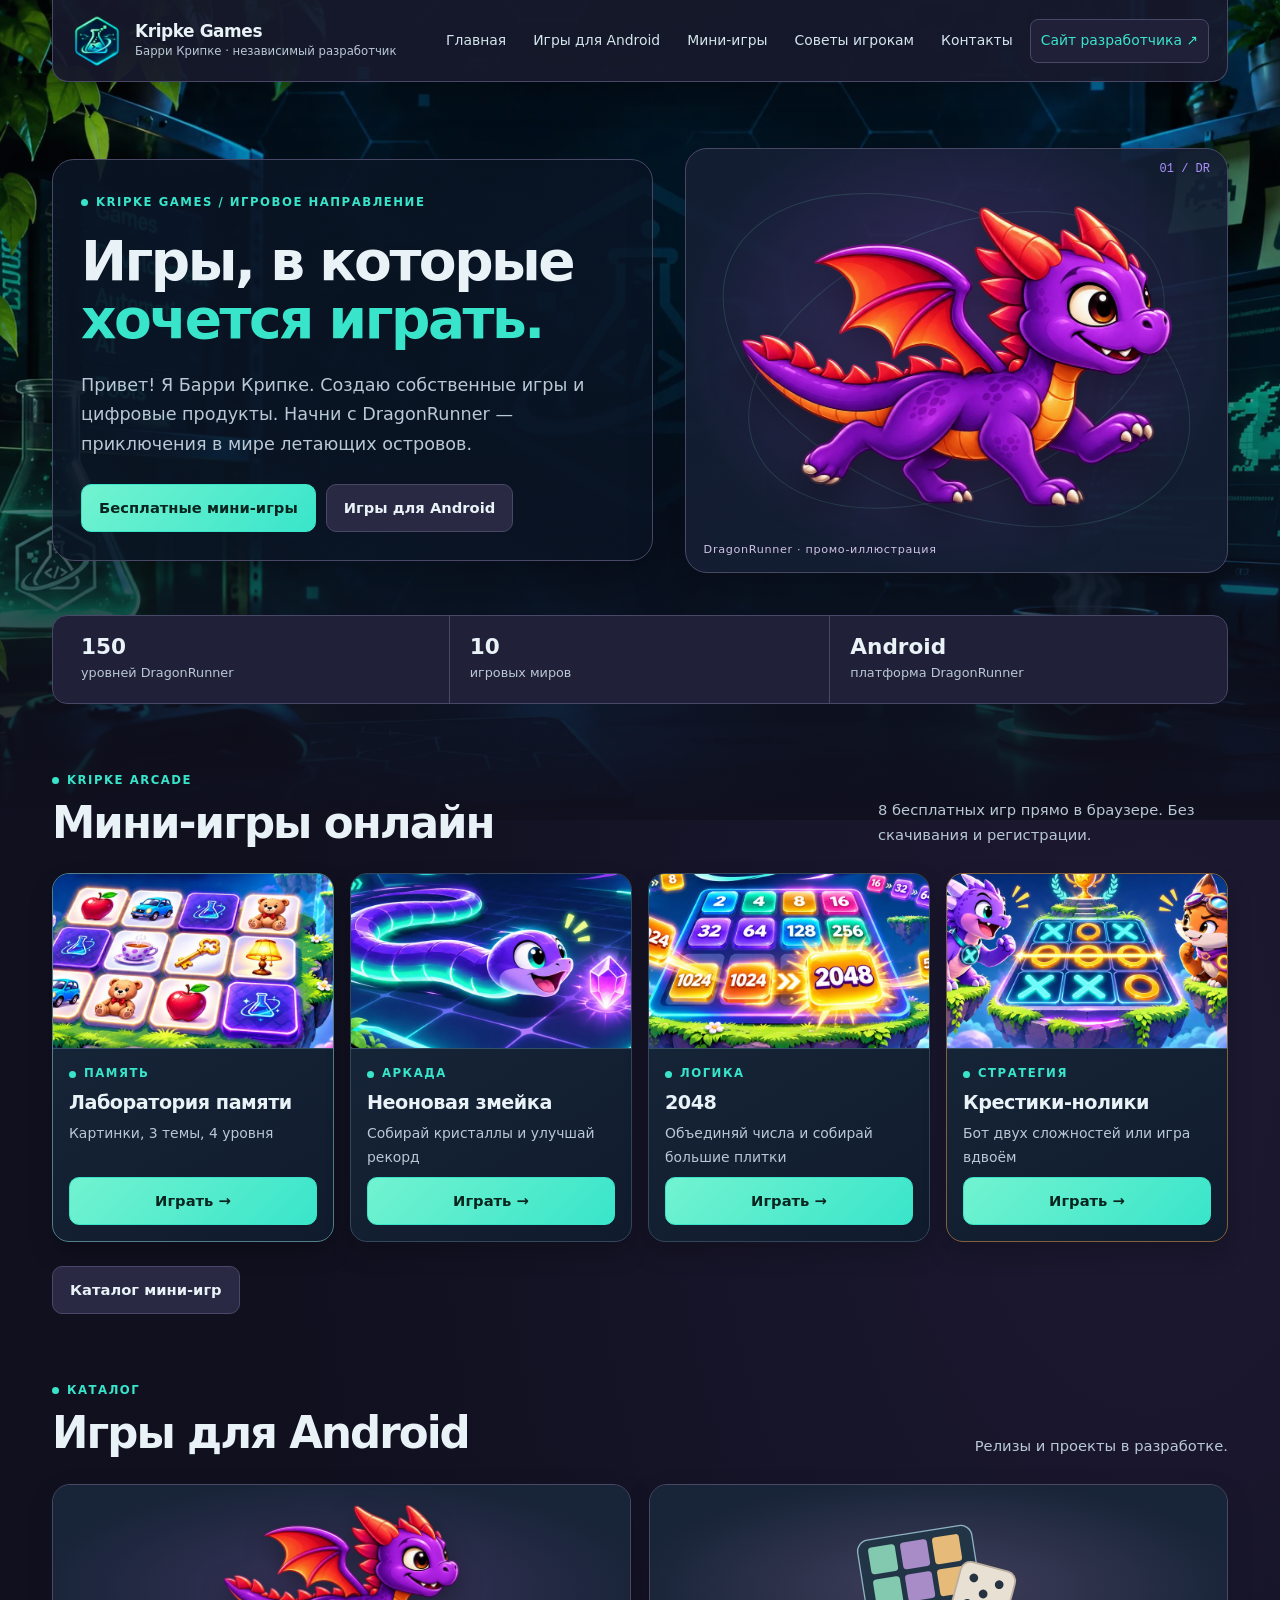
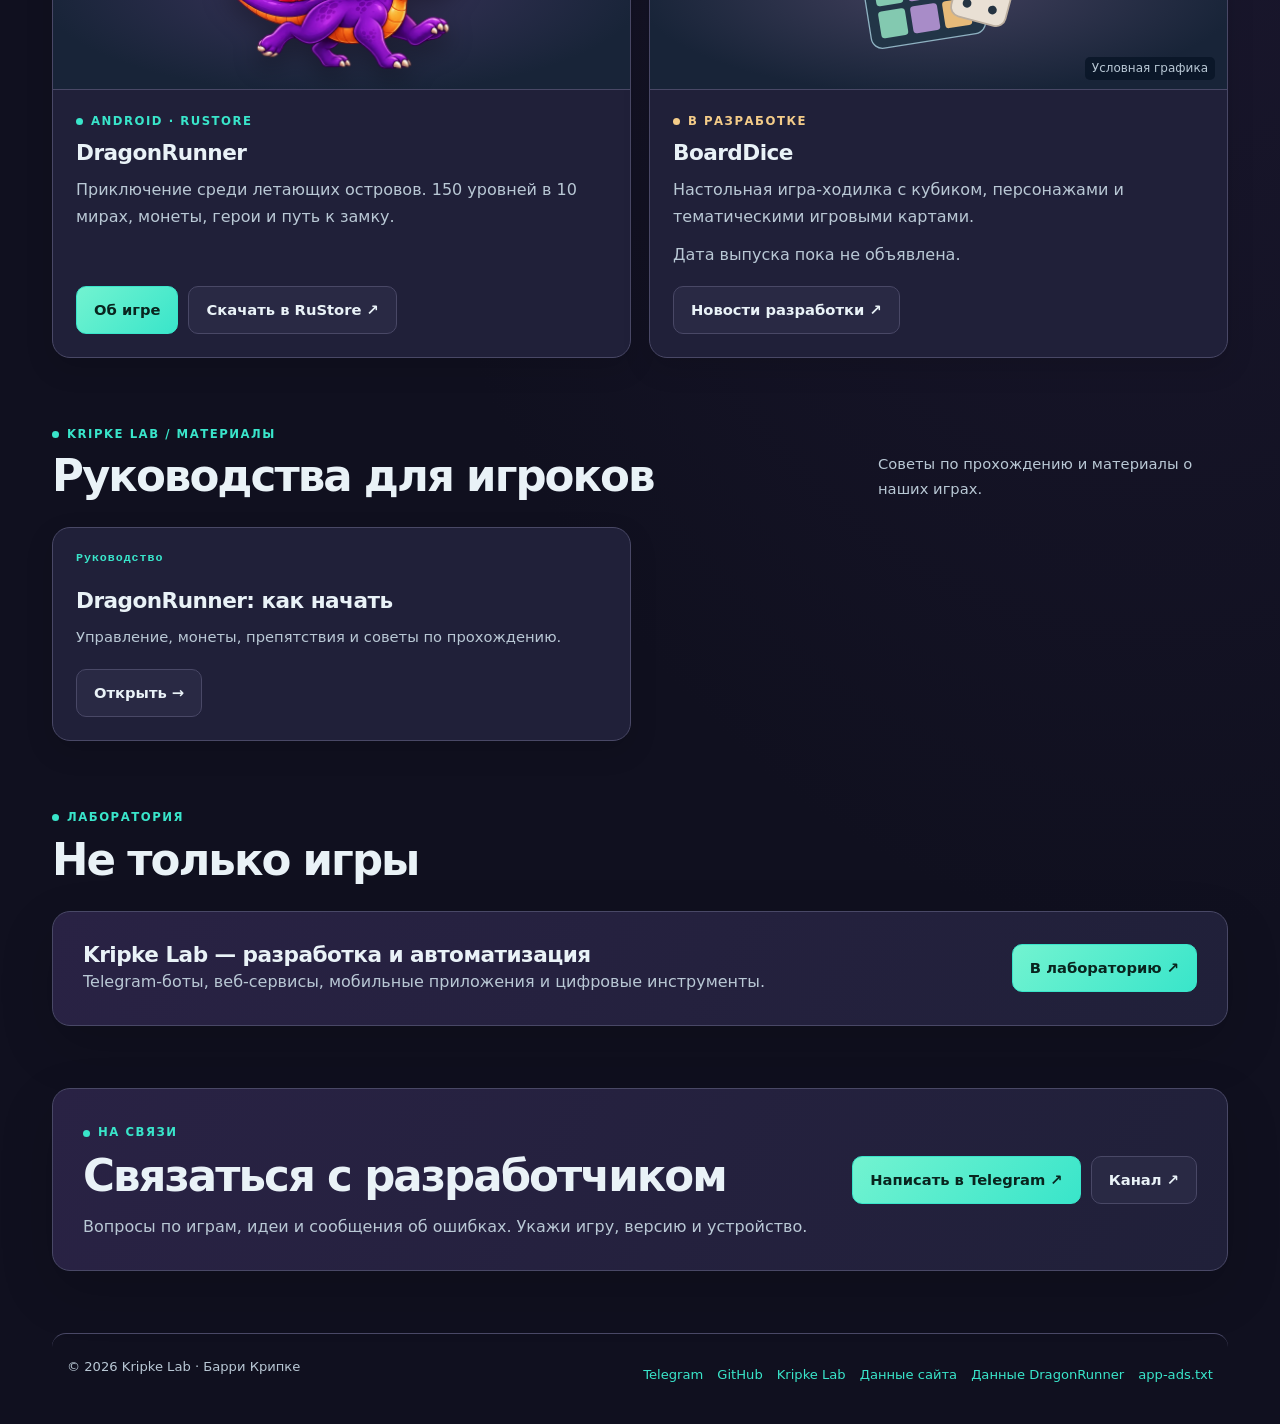
<file: index.html>
<!DOCTYPE html>

<html lang="ru"><head><meta charset="utf-8"/>
<meta content="width=device-width,initial-scale=1" name="viewport"/><meta content="#10101f" name="theme-color"/><title>Kripke Games — игры Барри Крипке</title><meta content="DragonRunner, BoardDice и игровые проекты независимого разработчика Барри Крипке." name="description"/><link href="https://barrikripke.github.io/" rel="canonical"/><meta content="website" property="og:type"/><meta content="Kripke Games — игры Барри Крипке" property="og:title"/><meta content="DragonRunner, BoardDice и игровые проекты независимого разработчика Барри Крипке." property="og:description"/><meta content="https://barrikripke.github.io/" property="og:url"/><meta content="https://barrikripke.github.io/social-preview.png" property="og:image"/><link href="kripke-mark.svg" rel="icon" type="image/svg+xml"/><link href="kripke.css?v=54" rel="stylesheet"/><link href="arcade.css?v=81" rel="stylesheet"/></head><body><a class="skip" href="#main">К содержанию</a><div class="wrap"><header class="head"><a class="brand" href="index.html"><img alt="" height="46" src="kripke-emblem.webp" width="46"/><span><b>Kripke Games</b><small>Барри Крипке · независимый разработчик</small></span></a><nav aria-label="Основная навигация" class="nav"><a href="index.html">Главная</a><a href="index.html#games">Игры для Android</a><a href="mini-games.html">Мини-игры</a><a href="index.html#resources">Советы игрокам</a><a href="index.html#contacts">Контакты</a><a class="switch" href="https://barrikripke.github.io/kripke-lab/">Сайт разработчика ↗</a></nav></header><main id="main"><section class="hero"><div><span class="kicker">Kripke Games / Игровое направление</span><h1>Игры, в которые <span>хочется играть.</span></h1><p class="lead">Привет! Я Барри Крипке. Создаю собственные игры и цифровые продукты. Начни с DragonRunner — приключения в мире летающих островов.</p><div class="actions"><a class="btn primary" href="mini-games.html">Бесплатные мини-игры</a><a class="btn" href="#games">Игры для Android</a></div></div><div class="art"><span class="id">01 / DR</span><img alt="Фиолетовый дракон в беге" height="707" src="dragonrunner-hero.webp" width="1000"/><span class="tag">DragonRunner · промо-иллюстрация</span></div></section><div class="strip"><div><b>150</b><small>уровней DragonRunner</small></div><div><b>10</b><small>игровых миров</small></div><div><b>Android</b><small>платформа DragonRunner</small></div></div><section class="section" id="arcade"><div class="sectionhead"><div><span class="kicker">Kripke Arcade</span><h2>Мини-игры онлайн</h2></div><p>8 бесплатных игр прямо в браузере. Без скачивания и регистрации.</p></div><div class="game-catalog"><article class="game-tile" data-art="memory"><div aria-hidden="true" class="game-cover artwork-cover"><img alt="" decoding="async" height="450" loading="lazy" src="memory-art.webp" width="720"/></div><div class="cardbody"><span class="kicker">Память</span><h3>Лаборатория памяти</h3><p>Картинки, 3 темы, 4 уровня</p><a aria-label="Играть: Лаборатория памяти" class="btn primary" href="memory.html">Играть →</a></div></article><article class="game-tile" data-art="snake"><div aria-hidden="true" class="game-cover artwork-cover"><img alt="" decoding="async" height="450" loading="lazy" src="snake-art.webp" width="720"/></div><div class="cardbody"><span class="kicker">Аркада</span><h3>Неоновая змейка</h3><p>Собирай кристаллы и улучшай рекорд</p><a aria-label="Играть: Неоновая змейка" class="btn primary" href="snake.html">Играть →</a></div></article><article class="game-tile" data-art="2048"><div aria-hidden="true" class="game-cover artwork-cover"><img alt="" decoding="async" height="450" loading="lazy" src="2048-art.webp" width="720"/></div><div class="cardbody"><span class="kicker">Логика</span><h3>2048</h3><p>Объединяй числа и собирай большие плитки</p><a aria-label="Играть: 2048" class="btn primary" href="2048.html">Играть →</a></div></article><article class="game-tile" data-art="tic-tac-toe"><div aria-hidden="true" class="game-cover artwork-cover"><img alt="" decoding="async" height="450" loading="lazy" src="tic-tac-toe-art.webp" width="720"/></div><div class="cardbody"><span class="kicker">Стратегия</span><h3>Крестики-нолики</h3><p>Бот двух сложностей или игра вдвоём</p><a aria-label="Играть: Крестики-нолики" class="btn primary" href="tic-tac-toe.html">Играть →</a></div></article></div><div class="actions"><a class="btn" href="mini-games.html">Каталог мини-игр</a></div></section><section class="section" id="games"><div class="sectionhead"><div><span class="kicker">Каталог</span><h2>Игры для Android</h2></div><p>Релизы и проекты в разработке.</p></div><div class="cards"><article class="card"><div class="visual"><img alt="Дракончик DragonRunner" height="707" src="dragonrunner-hero.webp" width="1000"/></div><div class="cardbody"><span class="kicker">Android · RuStore</span><h3>DragonRunner</h3><p>Приключение среди летающих островов. 150 уровней в 10 мирах, монеты, герои и путь к замку.</p><div class="actions"><a class="btn primary" href="dragonrunner.html">Об игре</a><a class="btn" href="https://www.rustore.ru/catalog/app/org.dragonrunner.islands">Скачать в RuStore ↗</a></div></div></article><article class="card"><div class="visual board"><svg aria-hidden="true" viewbox="0 0 200 150" xmlns="http://www.w3.org/2000/svg"><g transform="translate(15 12) rotate(-9 68 65)"><rect fill="#223547" height="125" rx="13" stroke="#8fb2c2" stroke-width="1.5" width="132"></rect><rect fill="#83c9b0" height="31" rx="4" width="31" x="12" y="9"></rect><rect fill="#a88cc8" height="31" rx="4" width="31" x="49" y="9"></rect><rect fill="#e6ba79" height="31" rx="4" width="31" x="86" y="9"></rect><rect fill="#83c9b0" height="31" rx="4" width="31" x="12" y="46"></rect><rect fill="#a88cc8" height="31" rx="4" width="31" x="49" y="46"></rect><rect fill="#e6ba79" height="31" rx="4" width="31" x="86" y="46"></rect><rect fill="#83c9b0" height="31" rx="4" width="31" x="12" y="83"></rect><rect fill="#a88cc8" height="31" rx="4" width="31" x="49" y="83"></rect><rect fill="#e6ba79" height="31" rx="4" width="31" x="86" y="83"></rect></g><g transform="translate(119 51) rotate(15 32 32)"><rect fill="#e9e0d4" height="64" rx="11" stroke="#bbae9f" stroke-width="2" width="64"></rect><circle cx="17" cy="17" fill="#253341" r="5"></circle><circle cx="47" cy="17" fill="#253341" r="5"></circle><circle cx="32" cy="32" fill="#253341" r="5"></circle><circle cx="17" cy="47" fill="#253341" r="5"></circle><circle cx="47" cy="47" fill="#253341" r="5"></circle></g></svg><span class="smallnote">Условная графика</span></div><div class="cardbody"><span class="kicker pending">В разработке</span><h3>BoardDice</h3><p>Настольная игра-ходилка с кубиком, персонажами и тематическими игровыми картами.</p><p>Дата выпуска пока не объявлена.</p><div class="actions"><a class="btn" href="https://t.me/kripkelab">Новости разработки ↗</a></div></div></article></div></section><section class="ad-slot" hidden="" id="ad-games-home"><!-- Рекламное место отключено до одобрения РСЯ. --></section><section class="section" id="resources"><div class="sectionhead"><div><span class="kicker">Kripke Lab / материалы</span><h2>Руководства для игроков</h2></div><p>Советы по прохождению и материалы о наших играх.</p></div><div class="cards"><article class="detail resource-card"><span class="num">Руководство</span><h3>DragonRunner: как начать</h3><p>Управление, монеты, препятствия и советы по прохождению.</p><div class="actions"><a class="btn" href="dragonrunner-guide.html">Открыть →</a></div></article></div></section><section class="section" id="projects"><div class="sectionhead"><div><span class="kicker">Лаборатория</span><h2>Не только игры</h2></div></div><div class="callout"><div><h3>Kripke Lab — разработка и автоматизация</h3><p>Telegram-боты, веб-сервисы, мобильные приложения и цифровые инструменты.</p></div><div class="actions"><a class="btn primary" href="https://barrikripke.github.io/kripke-lab/">В лабораторию ↗</a></div></div></section><section class="ad-slot" hidden="" id="ad-games-home-2"><!-- Рекламное место отключено до одобрения РСЯ. --></section><section class="section" id="contacts"><div class="callout"><div><span class="kicker">На связи</span><h2>Связаться с разработчиком</h2><p>Вопросы по играм, идеи и сообщения об ошибках. Укажи игру, версию и устройство.</p></div><div class="actions"><a class="btn primary" href="https://t.me/kripke_barry">Написать в Telegram ↗</a><a class="btn" href="https://t.me/kripkelab">Канал ↗</a></div></div></section></main><footer class="foot"><span>© 2026 Kripke Lab · Барри Крипке</span><div class="footlinks"><a href="https://t.me/kripkelab">Telegram</a><a href="https://github.com/BarriKripke">GitHub</a><a href="https://barrikripke.github.io/kripke-lab/">Kripke Lab</a><a href="website-privacy.html">Данные сайта</a><a href="dragonrunner-privacy.html">Данные DragonRunner</a><a href="app-ads.txt">app-ads.txt</a></div></footer></div></body></html>
</file>
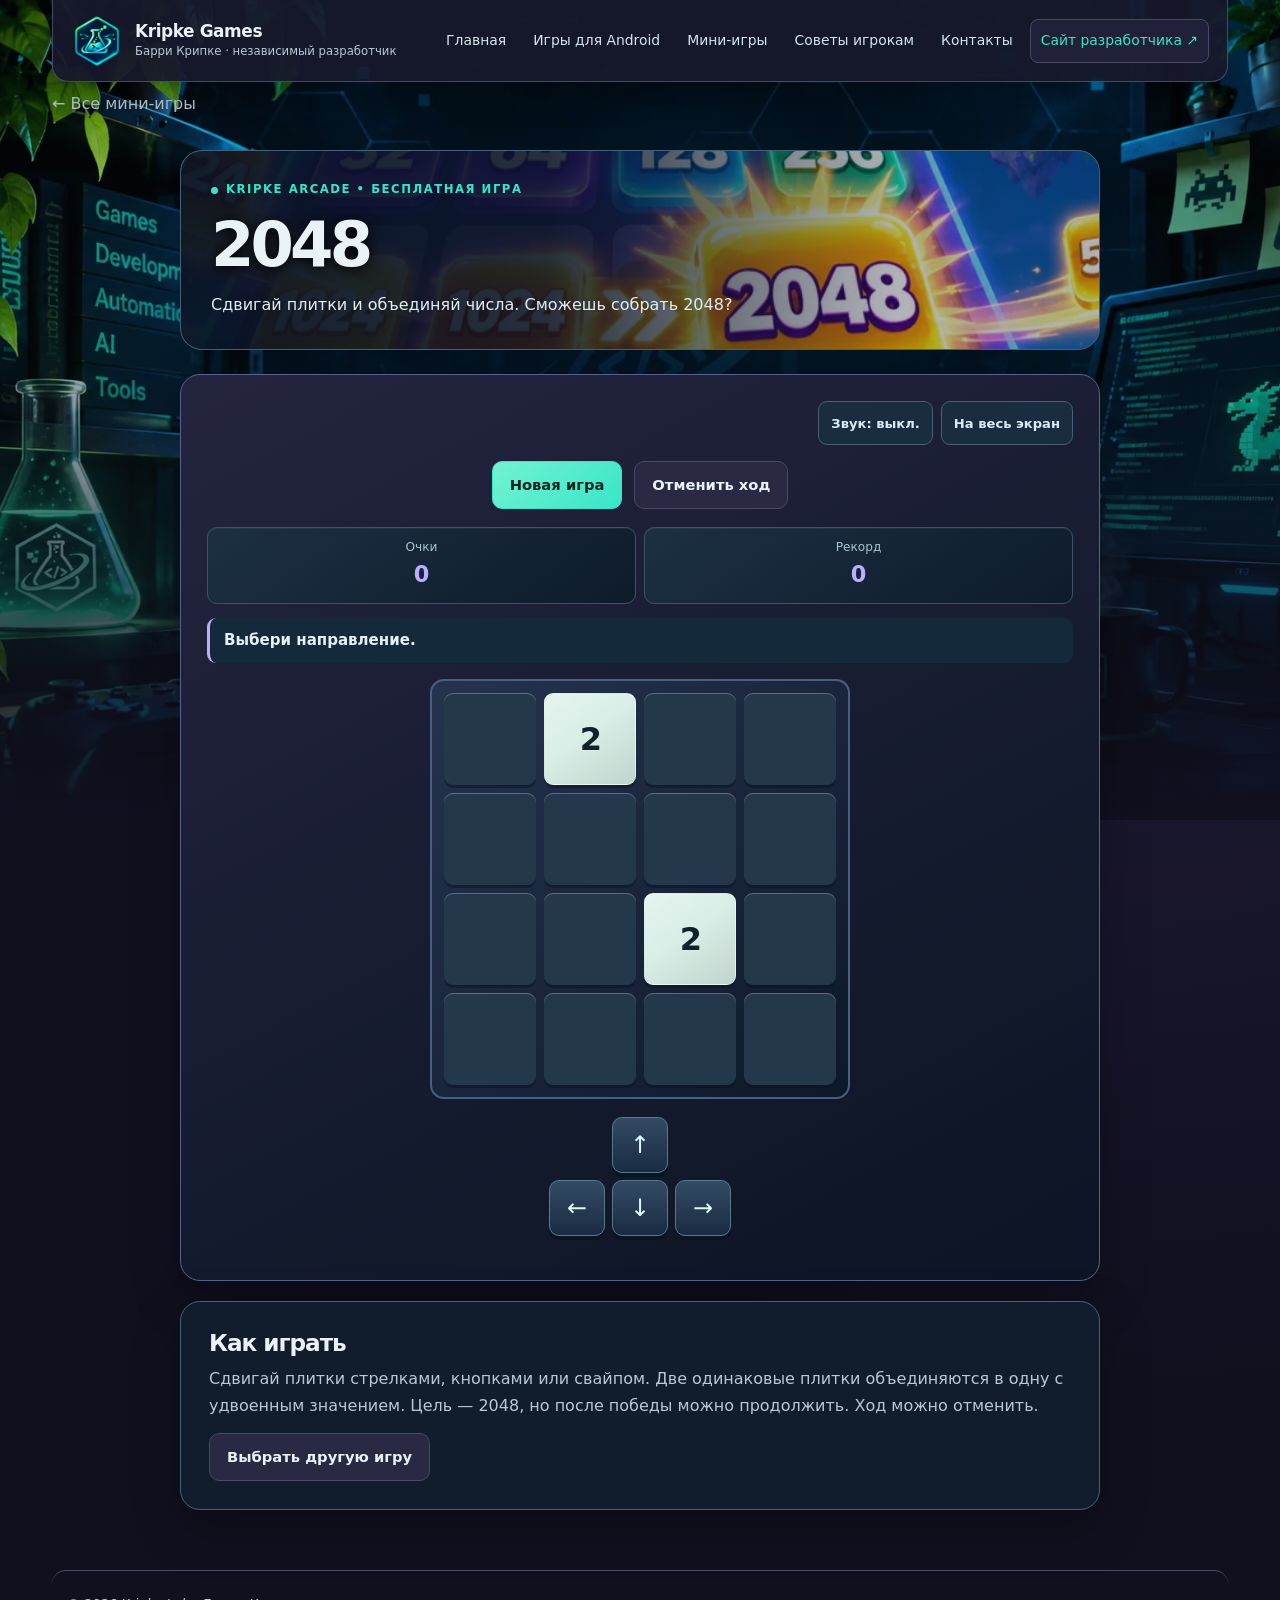
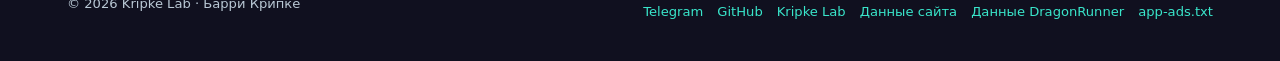
<file: 2048.html>
<!DOCTYPE html>

<html lang="ru"><head><meta charset="utf-8"/><meta content="width=device-width,initial-scale=1" name="viewport"/><meta content="#10101f" name="theme-color"/><title>2048 | Kripke Games</title><meta content="Соединяй одинаковые числа и собери плитку 2048." name="description"/><link href="https://barrikripke.github.io/2048.html" rel="canonical"/><meta content="2048" property="og:title"/><meta content="Соединяй одинаковые числа и собери плитку 2048." property="og:description"/><meta content="https://barrikripke.github.io/social-preview.png" property="og:image"/><link href="kripke-mark.svg" rel="icon" type="image/svg+xml"/><link href="kripke.css?v=54" rel="stylesheet"/><link href="arcade.css?v=81" rel="stylesheet"/></head><body data-theme="2048"><a class="skip" href="#main">К содержанию</a><div class="wrap"><header class="head"><a class="brand" href="index.html"><img alt="" height="46" src="kripke-emblem.webp" width="46"/><span><b>Kripke Games</b><small>Барри Крипке · независимый разработчик</small></span></a><nav aria-label="Основная навигация" class="nav"><a href="index.html">Главная</a><a href="index.html#games">Игры для Android</a><a href="mini-games.html">Мини-игры</a><a href="index.html#resources">Советы игрокам</a><a href="index.html#contacts">Контакты</a><a class="switch" href="https://barrikripke.github.io/kripke-lab/">Сайт разработчика ↗</a></nav><a class="game-mobile-back" href="mini-games.html">← Все игры</a></header><main id="main"><a class="back" href="mini-games.html">← Все мини-игры</a><section class="arcade-page"><div class="arcade-title art-title" style="--game-art:url(2048-art.webp)"><span class="kicker">Kripke Arcade • Бесплатная игра</span><h1>2048</h1><p>Сдвигай плитки и объединяй числа. Сможешь собрать 2048?</p></div><div class="play-panel"><div class="arcade-tools"><button aria-pressed="false" class="arcade-tool" id="arcade-sound" type="button">Звук: выкл.</button><button aria-pressed="false" class="arcade-tool" id="arcade-fullscreen" type="button">На весь экран</button></div><div class="game-controls"><button class="btn primary" id="new-game">Новая игра</button><button class="btn" id="undo">Отменить ход</button></div><div class="game-metrics"><div>Очки<strong id="score">0</strong></div><div>Рекорд<strong id="best">0</strong></div></div><div class="game-message" id="status" role="status">Выбери направление.</div><div aria-label="Игровое поле 2048" class="tile-board" id="tile-board" tabindex="0"></div><div aria-label="Управление" class="dpad"><button aria-label="Вверх" data-dir="up">↑</button><button aria-label="Влево" data-dir="left">←</button><button aria-label="Вниз" data-dir="down">↓</button><button aria-label="Вправо" data-dir="right">→</button></div></div><div class="arcade-rules"><h2>Как играть</h2><p>Сдвигай плитки стрелками, кнопками или свайпом. Две одинаковые плитки объединяются в одну с удвоенным значением. Цель — 2048, но после победы можно продолжить. Ход можно отменить.</p><a class="btn" href="mini-games.html">Выбрать другую игру</a></div><noscript>Включи JavaScript, чтобы играть.</noscript></section></main><footer class="foot"><span>© 2026 Kripke Lab · Барри Крипке</span><div class="footlinks"><a href="https://t.me/kripkelab">Telegram</a><a href="https://github.com/BarriKripke">GitHub</a><a href="https://barrikripke.github.io/kripke-lab/">Kripke Lab</a><a href="website-privacy.html">Данные сайта</a><a href="dragonrunner-privacy.html">Данные DragonRunner</a><a href="app-ads.txt">app-ads.txt</a></div></footer></div><script defer="" src="arcade-common.js?v=8"></script><script defer="" src="2048.js?v=8"></script><script defer="True" src="arcade-ui.js?v=8"></script></body></html>
</file>
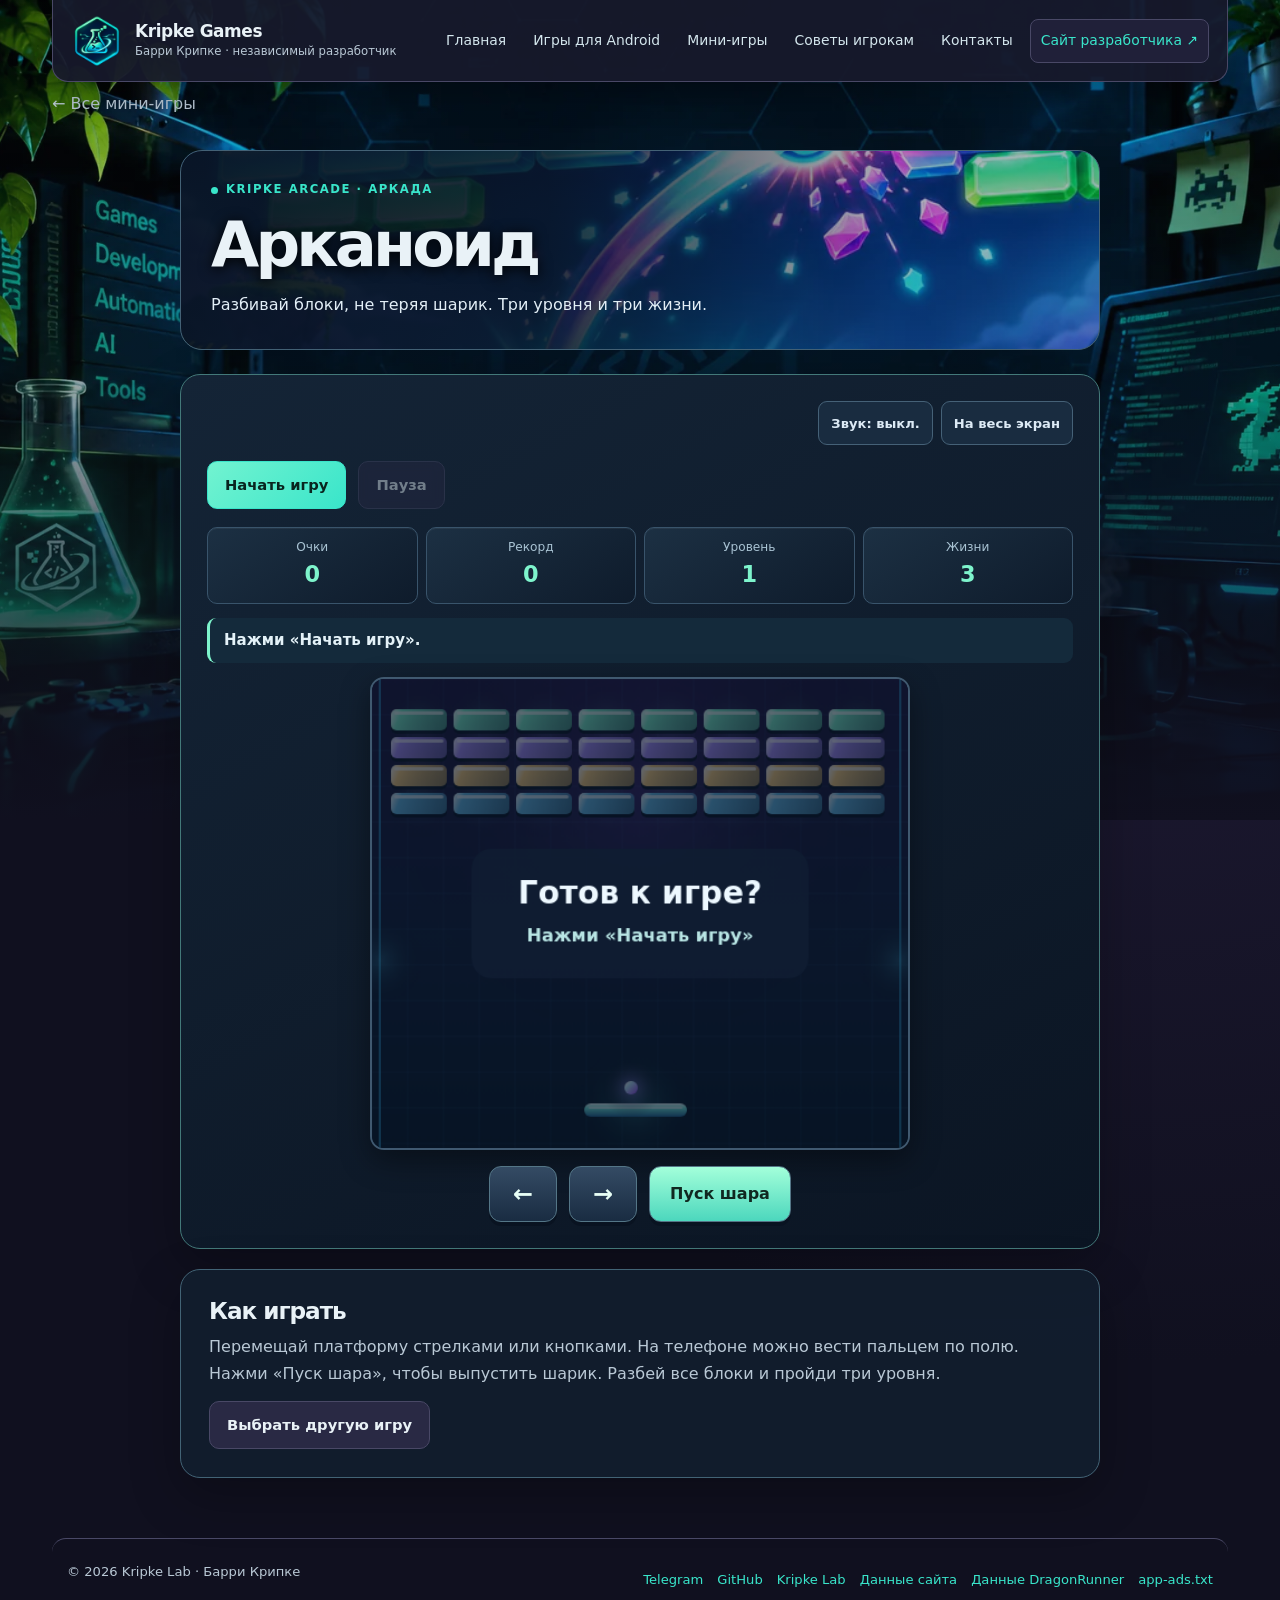
<file: arkanoid.html>
<!DOCTYPE html>

<html lang="ru"><head><meta charset="utf-8"/><meta content="width=device-width,initial-scale=1" name="viewport"/><meta content="#10101f" name="theme-color"/><title>Арканоид | Kripke Games</title><meta content="Разбивай блоки, не теряя шарик. Три уровня и три жизни." name="description"/><link href="https://barrikripke.github.io/arkanoid.html" rel="canonical"/><meta content="Арканоид" property="og:title"/><meta content="Разбивай блоки, не теряя шарик. Три уровня и три жизни." property="og:description"/><meta content="https://barrikripke.github.io/social-preview.png" property="og:image"/><link href="kripke-mark.svg" rel="icon" type="image/svg+xml"/><link href="kripke.css?v=54" rel="stylesheet"/><link href="arcade.css?v=81" rel="stylesheet"/></head><body data-game="arkanoid" data-theme="arkanoid"><a class="skip" href="#main">К содержанию</a><div class="wrap"><header class="head"><a class="brand" href="index.html"><img alt="" height="46" src="kripke-emblem.webp" width="46"/><span><b>Kripke Games</b><small>Барри Крипке · независимый разработчик</small></span></a><nav aria-label="Основная навигация" class="nav"><a href="index.html">Главная</a><a href="index.html#games">Игры для Android</a><a href="mini-games.html">Мини-игры</a><a href="index.html#resources">Советы игрокам</a><a href="index.html#contacts">Контакты</a><a class="switch" href="https://barrikripke.github.io/kripke-lab/">Сайт разработчика ↗</a></nav><a class="game-mobile-back" href="mini-games.html">← Все игры</a></header><main id="main"><a class="back" href="mini-games.html">← Все мини-игры</a><section class="arcade-page"><div class="arcade-title art-title" style="--game-art:url(arkanoid-art.webp)"><span class="kicker">Kripke Arcade · Аркада</span><h1>Арканоид</h1><p>Разбивай блоки, не теряя шарик. Три уровня и три жизни.</p></div><div class="play-panel"><div class="arcade-tools"><button aria-pressed="false" class="arcade-tool" id="arcade-sound" type="button">Звук: выкл.</button><button aria-pressed="false" class="arcade-tool" id="arcade-fullscreen" type="button">На весь экран</button></div><div class="game-settings"><button class="btn primary" id="start" type="button">Начать игру</button><button class="btn" disabled="" id="pause" type="button">Пауза</button></div><div class="game-metrics"><div>Очки<strong id="score">0</strong></div><div>Рекорд<strong id="best">0</strong></div><div id="stage-label">Уровень<strong id="stage">1</strong></div><div>Жизни<strong id="lives">3</strong></div></div><div class="game-message" id="status" role="status">Нажми «Начать игру».</div><canvas aria-label="Игровое поле — Арканоид" class="action-board" height="420" id="board" tabindex="0" width="480"></canvas><div aria-label="Управление" class="action-controls" role="group"><button aria-label="Влево" data-key="left" type="button">←</button><button aria-label="Вправо" data-key="right" type="button">→</button><button class="action-key" data-key="action" type="button">Пуск шара</button></div></div><div class="arcade-rules"><h2>Как играть</h2><p>Перемещай платформу стрелками или кнопками. На телефоне можно вести пальцем по полю. Нажми «Пуск шара», чтобы выпустить шарик. Разбей все блоки и пройди три уровня.</p><a class="btn" href="mini-games.html">Выбрать другую игру</a></div><noscript>Включи JavaScript, чтобы играть.</noscript></section></main><footer class="foot"><span>© 2026 Kripke Lab · Барри Крипке</span><div class="footlinks"><a href="https://t.me/kripkelab">Telegram</a><a href="https://github.com/BarriKripke">GitHub</a><a href="https://barrikripke.github.io/kripke-lab/">Kripke Lab</a><a href="website-privacy.html">Данные сайта</a><a href="dragonrunner-privacy.html">Данные DragonRunner</a><a href="app-ads.txt">app-ads.txt</a></div></footer></div><script defer="" src="arcade-common.js?v=8"></script><script defer="" src="arcade-action.js?v=8"></script><script defer="True" src="arcade-ui.js?v=8"></script></body></html>
</file>
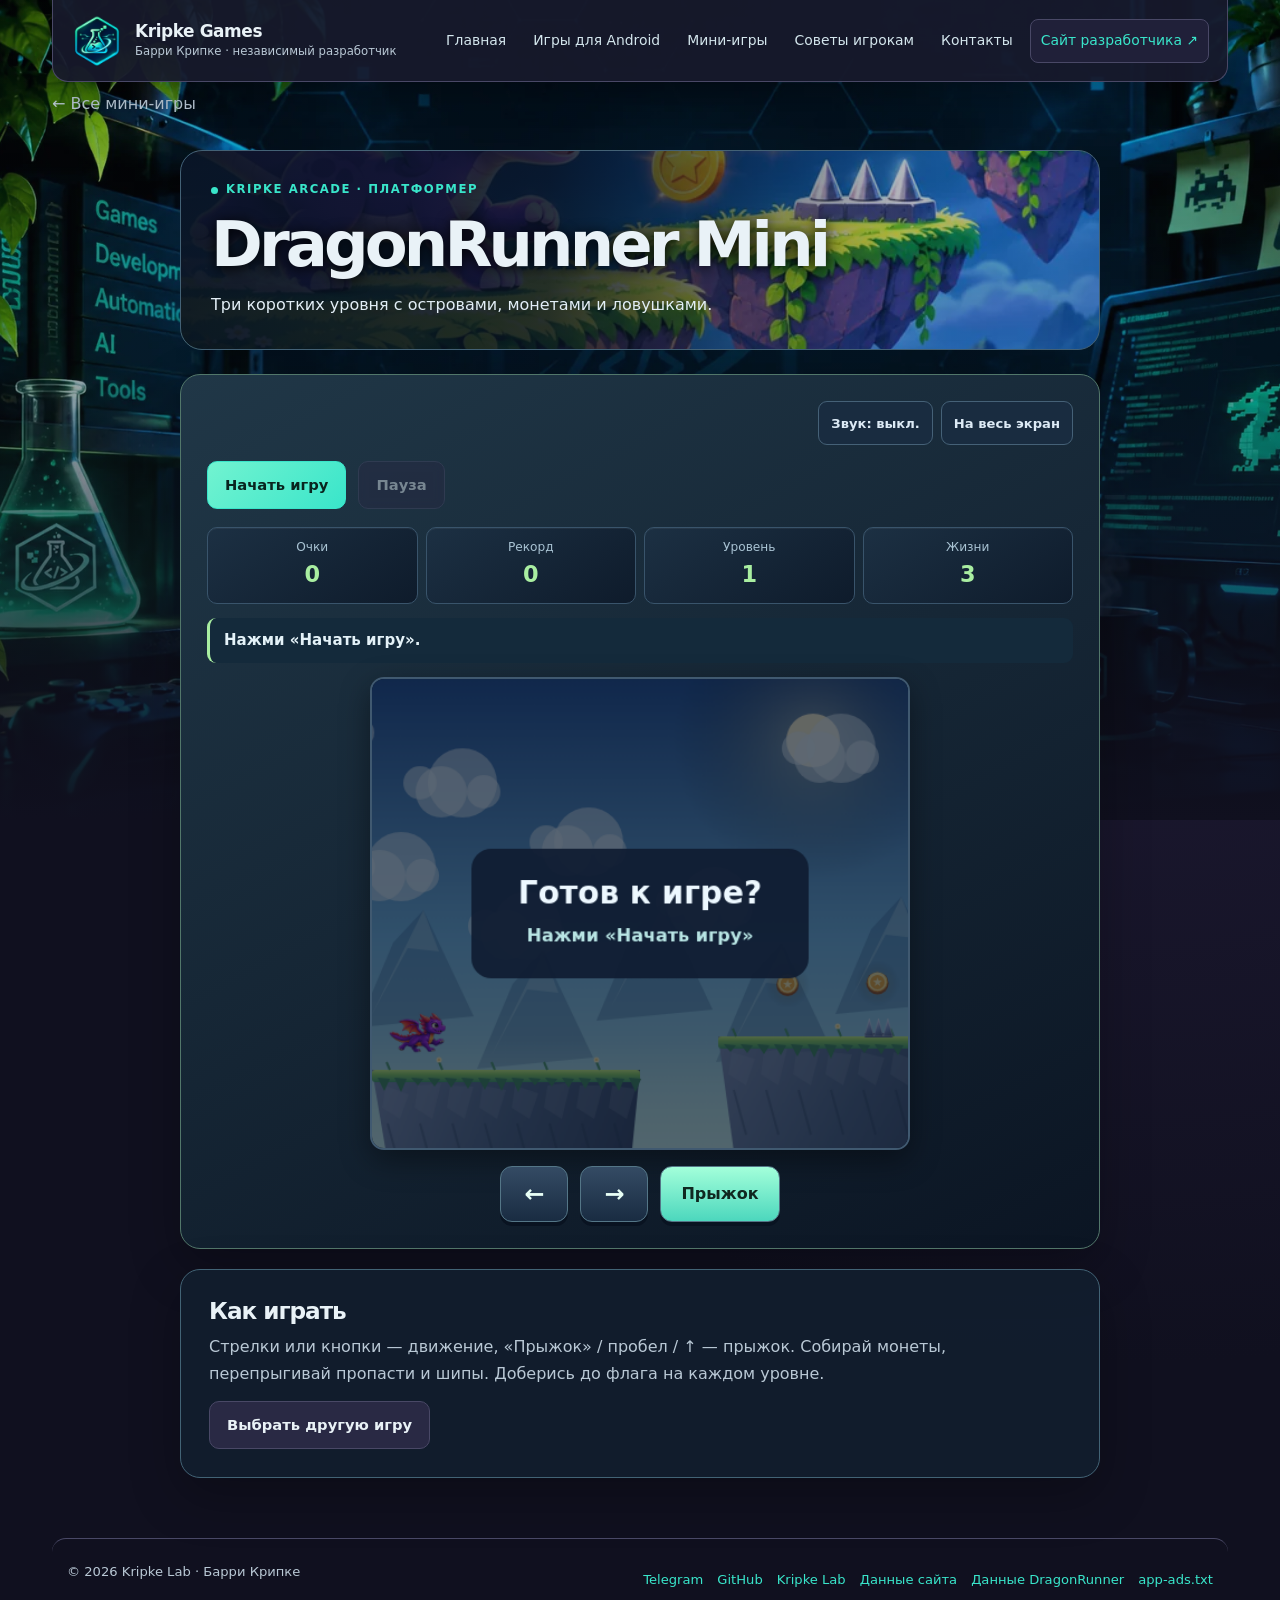
<file: dragon-mini.html>
<!DOCTYPE html>

<html lang="ru"><head><meta charset="utf-8"/><meta content="width=device-width,initial-scale=1" name="viewport"/><meta content="#10101f" name="theme-color"/><title>DragonRunner Mini | Kripke Games</title><meta content="Три коротких уровня с островами, монетами и ловушками." name="description"/><link href="https://barrikripke.github.io/dragon-mini.html" rel="canonical"/><meta content="DragonRunner Mini" property="og:title"/><meta content="Три коротких уровня с островами, монетами и ловушками." property="og:description"/><meta content="https://barrikripke.github.io/social-preview.png" property="og:image"/><link href="kripke-mark.svg" rel="icon" type="image/svg+xml"/><link href="kripke.css?v=54" rel="stylesheet"/><link href="arcade.css?v=81" rel="stylesheet"/></head><body data-game="dragon-mini" data-theme="dragon-mini"><a class="skip" href="#main">К содержанию</a><div class="wrap"><header class="head"><a class="brand" href="index.html"><img alt="" height="46" src="kripke-emblem.webp" width="46"/><span><b>Kripke Games</b><small>Барри Крипке · независимый разработчик</small></span></a><nav aria-label="Основная навигация" class="nav"><a href="index.html">Главная</a><a href="index.html#games">Игры для Android</a><a href="mini-games.html">Мини-игры</a><a href="index.html#resources">Советы игрокам</a><a href="index.html#contacts">Контакты</a><a class="switch" href="https://barrikripke.github.io/kripke-lab/">Сайт разработчика ↗</a></nav><a class="game-mobile-back" href="mini-games.html">← Все игры</a></header><main id="main"><a class="back" href="mini-games.html">← Все мини-игры</a><section class="arcade-page"><div class="arcade-title art-title" style="--game-art:url(dragon-mini-art.webp)"><span class="kicker">Kripke Arcade · Платформер</span><h1>DragonRunner Mini</h1><p>Три коротких уровня с островами, монетами и ловушками.</p></div><div class="play-panel"><div class="arcade-tools"><button aria-pressed="false" class="arcade-tool" id="arcade-sound" type="button">Звук: выкл.</button><button aria-pressed="false" class="arcade-tool" id="arcade-fullscreen" type="button">На весь экран</button></div><div class="game-settings"><button class="btn primary" id="start" type="button">Начать игру</button><button class="btn" disabled="" id="pause" type="button">Пауза</button></div><div class="game-metrics"><div>Очки<strong id="score">0</strong></div><div>Рекорд<strong id="best">0</strong></div><div id="stage-label">Уровень<strong id="stage">1</strong></div><div>Жизни<strong id="lives">3</strong></div></div><div class="game-message" id="status" role="status">Нажми «Начать игру».</div><canvas aria-label="Игровое поле — DragonRunner Mini" class="action-board" height="420" id="board" tabindex="0" width="480"></canvas><div aria-label="Управление" class="action-controls" role="group"><button aria-label="Влево" data-key="left" type="button">←</button><button aria-label="Вправо" data-key="right" type="button">→</button><button class="action-key" data-key="action" type="button">Прыжок</button></div></div><div class="arcade-rules"><h2>Как играть</h2><p>Стрелки или кнопки — движение, «Прыжок» / пробел / ↑ — прыжок. Собирай монеты, перепрыгивай пропасти и шипы. Доберись до флага на каждом уровне.</p><a class="btn" href="mini-games.html">Выбрать другую игру</a></div><noscript>Включи JavaScript, чтобы играть.</noscript></section></main><footer class="foot"><span>© 2026 Kripke Lab · Барри Крипке</span><div class="footlinks"><a href="https://t.me/kripkelab">Telegram</a><a href="https://github.com/BarriKripke">GitHub</a><a href="https://barrikripke.github.io/kripke-lab/">Kripke Lab</a><a href="website-privacy.html">Данные сайта</a><a href="dragonrunner-privacy.html">Данные DragonRunner</a><a href="app-ads.txt">app-ads.txt</a></div></footer></div><script defer="" src="arcade-common.js?v=8"></script><script defer="" src="arcade-action.js?v=8"></script><script defer="True" src="arcade-ui.js?v=8"></script></body></html>
</file>
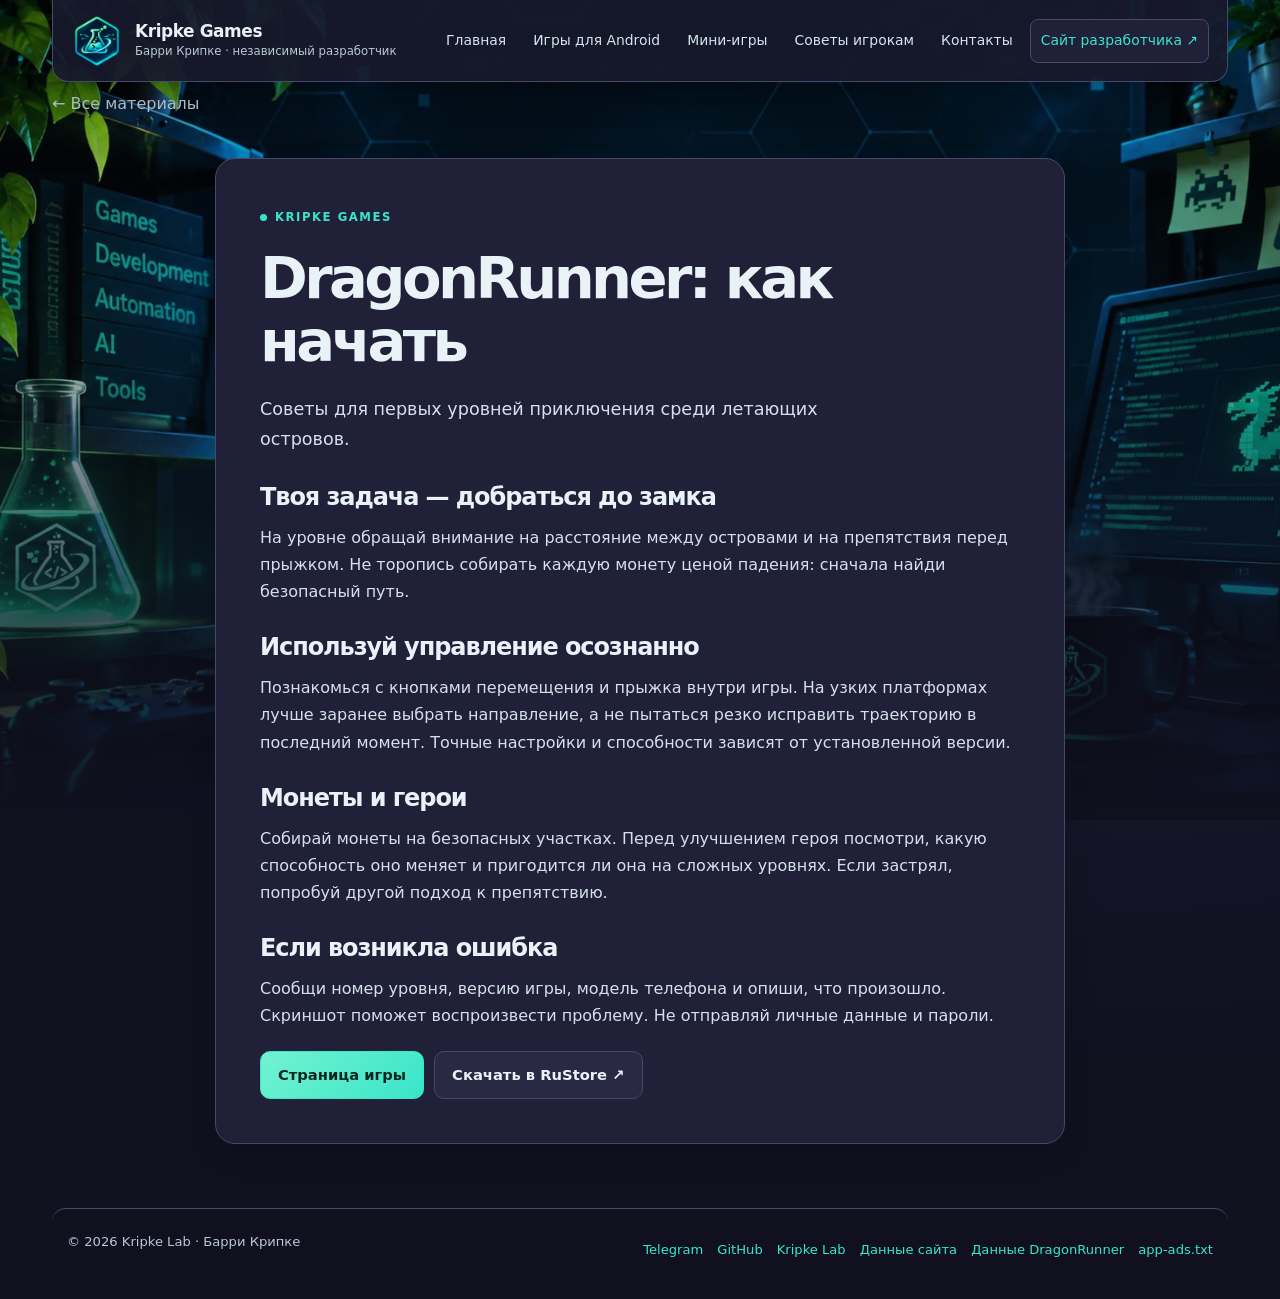
<file: dragonrunner-guide.html>
<!DOCTYPE html>

<html lang="ru"><head><meta charset="utf-8"/><meta content="width=device-width,initial-scale=1" name="viewport"/><meta content="#10101f" name="theme-color"/><title>DragonRunner: как начать | Kripke Games</title><meta content="Советы для первых уровней приключения среди летающих островов." name="description"/><link href="https://barrikripke.github.io/dragonrunner-guide.html" rel="canonical"/><meta content="DragonRunner: как начать" property="og:title"/><meta content="Советы для первых уровней приключения среди летающих островов." property="og:description"/><meta content="https://barrikripke.github.io/social-preview.png" property="og:image"/><link href="kripke-mark.svg" rel="icon" type="image/svg+xml"/><link href="kripke.css?v=54" rel="stylesheet"/></head><body><a class="skip" href="#main">К содержанию</a><div class="wrap"><header class="head"><a class="brand" href="index.html"><img alt="" height="46" src="kripke-emblem.webp" width="46"/><span><b>Kripke Games</b><small>Барри Крипке · независимый разработчик</small></span></a><nav aria-label="Основная навигация" class="nav"><a href="index.html">Главная</a><a href="index.html#games">Игры для Android</a><a href="mini-games.html">Мини-игры</a><a href="index.html#resources">Советы игрокам</a><a href="index.html#contacts">Контакты</a><a class="switch" href="https://barrikripke.github.io/kripke-lab/">Сайт разработчика ↗</a></nav></header><main id="main"><a class="back" href="index.html#resources">← Все материалы</a><article class="article"><span class="kicker">Kripke Games</span><h1>DragonRunner: как начать</h1><p class="lead">Советы для первых уровней приключения среди летающих островов.</p><h2>Твоя задача — добраться до замка</h2><p>На уровне обращай внимание на расстояние между островами и на препятствия перед прыжком. Не торопись собирать каждую монету ценой падения: сначала найди безопасный путь.</p><h2>Используй управление осознанно</h2><p>Познакомься с кнопками перемещения и прыжка внутри игры. На узких платформах лучше заранее выбрать направление, а не пытаться резко исправить траекторию в последний момент. Точные настройки и способности зависят от установленной версии.</p><h2>Монеты и герои</h2><p>Собирай монеты на безопасных участках. Перед улучшением героя посмотри, какую способность оно меняет и пригодится ли она на сложных уровнях. Если застрял, попробуй другой подход к препятствию.</p><h2>Если возникла ошибка</h2><p>Сообщи номер уровня, версию игры, модель телефона и опиши, что произошло. Скриншот поможет воспроизвести проблему. Не отправляй личные данные и пароли.</p><div class="actions"><a class="btn primary" href="dragonrunner.html">Страница игры</a><a class="btn" href="https://www.rustore.ru/catalog/app/org.dragonrunner.islands">Скачать в RuStore ↗</a></div></article><section class="ad-slot" hidden="" id="ad-games-article"><!-- Рекламное место отключено до одобрения РСЯ. --></section></main><footer class="foot"><span>© 2026 Kripke Lab · Барри Крипке</span><div class="footlinks"><a href="https://t.me/kripkelab">Telegram</a><a href="https://github.com/BarriKripke">GitHub</a><a href="https://barrikripke.github.io/kripke-lab/">Kripke Lab</a><a href="website-privacy.html">Данные сайта</a><a href="dragonrunner-privacy.html">Данные DragonRunner</a><a href="app-ads.txt">app-ads.txt</a></div></footer></div></body></html>
</file>
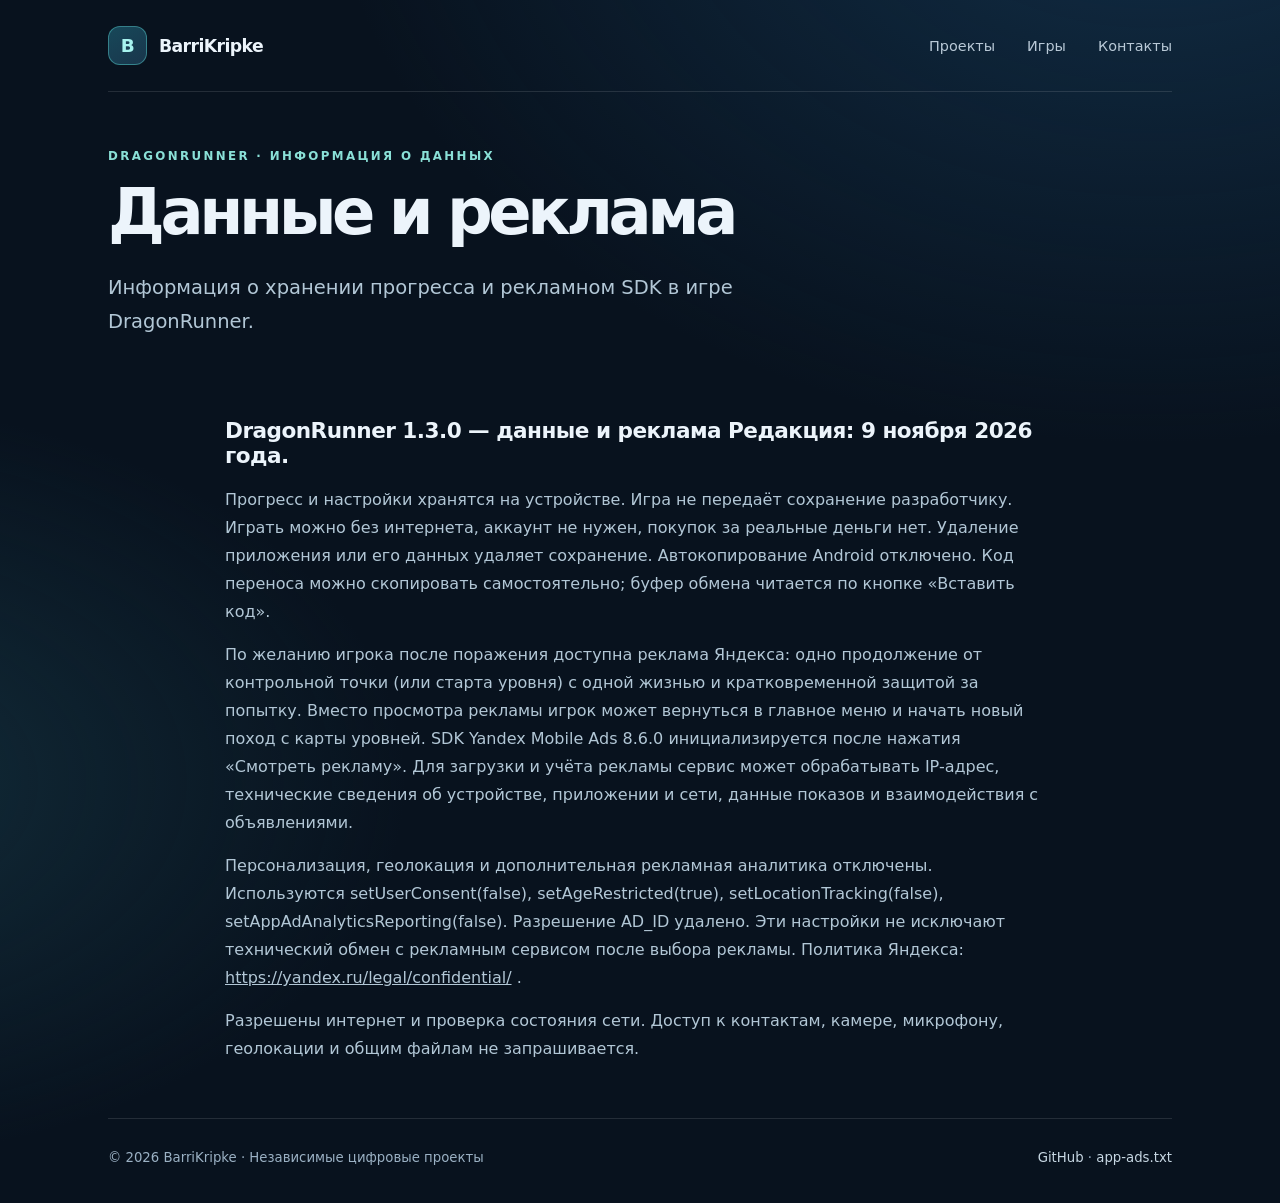
<file: dragonrunner-privacy.html>
<!doctype html>
<html lang="ru"><head><meta charset="utf-8"><meta name="viewport" content="width=device-width,initial-scale=1">
<meta name="theme-color" content="#08121e"><meta name="description" content="Информация об обработке данных и рекламе DragonRunner.">
<title>DragonRunner — данные и реклама</title><link rel="icon" href="favicon.svg" type="image/svg+xml"><style>
:root{font-family:Inter,ui-sans-serif,system-ui,-apple-system,BlinkMacSystemFont,"Segoe UI",sans-serif;color:#ecf4fb;background:#08121e;color-scheme:dark;font-synthesis:none}
*{box-sizing:border-box} html{scroll-behavior:smooth} body{margin:0;min-height:100vh;background:radial-gradient(80rem 60rem at 90% -15%,#174061a0,transparent 65%),radial-gradient(55rem 35rem at -15% 65%,#173a48ad,transparent 68%),#08121e;color:#ecf4fb}
a{color:inherit} a:focus-visible{outline:3px solid #ffcb6a;outline-offset:4px;border-radius:4px}
.wrap{max-width:1120px;margin:auto;padding:0 28px}.site-header{display:flex;align-items:center;justify-content:space-between;padding:26px 0;border-bottom:1px solid #ffffff1d;gap:14px}
.brand{display:flex;align-items:center;gap:12px;text-decoration:none;font-weight:850;letter-spacing:-.035em;font-size:1.08rem}.mark{display:inline-grid;place-items:center;width:39px;height:39px;border:1px solid #5ad3d073;border-radius:12px;background:linear-gradient(150deg,#174859,#19364c);font-weight:900;color:#a7f4ef;font-size:1.15rem}
nav{display:flex;gap:clamp(12px,3vw,32px);flex-wrap:wrap}nav a{text-decoration:none;color:#b9c9d7;font-size:.9rem}nav a:hover,.footer a:hover{color:#86eadf}
.kicker{text-transform:uppercase;letter-spacing:.20em;color:#8ae0d7;font-size:.74rem;font-weight:750}.hero{padding:90px 0 78px;display:grid;grid-template-columns:minmax(0,1.7fr) minmax(235px,1fr);align-items:center;gap:46px}
h1{font-size:clamp(2.75rem,6vw,5.45rem);letter-spacing:-.07em;line-height:1.05;margin:16px 0 25px;max-width:700px}h1 em{font-style:normal;color:#91e4db}
p{color:#b2c7d6;line-height:1.75}.lead{font-size:clamp(1rem,2vw,1.22rem);max-width:640px;margin:0 0 31px}
.actions{display:flex;gap:12px;flex-wrap:wrap}.btn{display:inline-flex;align-items:center;justify-content:center;padding:13px 19px;min-height:46px;border-radius:12px;font-weight:800;text-decoration:none;transition:transform .16s ease,background .16s}.btn:hover{transform:translateY(-2px)}.btn-primary{color:#092127;background:#96ede1}.btn-ghost{border:1px solid #66849b91;color:#d7e9f3;background:#ffffff09}
.hero-symbol{min-height:270px;border:1px solid #6c9eb044;border-radius:30px;background:linear-gradient(145deg,#23536988,#12304770 55%,#0d2435);box-shadow:0 28px 100px #0005;display:grid;place-items:center;position:relative;overflow:hidden}.hero-symbol::before,.hero-symbol::after{content:"";position:absolute;border:1px solid #b0edf249;border-radius:50%;width:245px;height:245px;transform:rotate(28deg) scaleX(1.4)}.hero-symbol::after{width:340px;height:340px;opacity:.4;transform:rotate(-27deg) scaleX(1.2)}.hero-symbol span{font-size:clamp(6rem,15vw,10rem);line-height:1;font-weight:900;letter-spacing:-.12em;color:#b8f4ed;text-shadow:0 8px 40px #3bbdaf4a;z-index:1}
.section{padding:28px 0 62px}.section-head{display:flex;justify-content:space-between;align-items:end;gap:25px;flex-wrap:wrap;margin-bottom:26px}.section h2{font-size:clamp(1.65rem,3vw,2.35rem);letter-spacing:-.045em;margin:8px 0}.section-head p{max-width:470px;margin:0}.cards{display:grid;grid-template-columns:repeat(3,minmax(0,1fr));gap:18px}.card{min-width:0;background:#102333d8;border:1px solid #5170854d;border-radius:19px;padding:24px;min-height:280px;display:flex;flex-direction:column;align-items:start;box-shadow:0 8px 30px #0002}.card.wide{grid-column:span 2}.card h3{font-size:1.45rem;letter-spacing:-.04em;margin:19px 0 5px}.card p{font-size:.98rem;margin:0 0 17px}.card a.link{margin-top:auto;color:#9beee4;font-weight:750;text-decoration:none}.card a.link:hover{text-decoration:underline}.art-icon{width:76px;height:76px;object-fit:cover;border-radius:16px;background:#1d4554;border:1px solid #548f9860}.tile-icon{width:76px;height:76px;border-radius:16px;background:#244657;display:grid;place-items:center;font-size:2rem;border:1px solid #73b2b63b}.eyebrow{display:inline-block;border-radius:999px;font-size:.7rem;letter-spacing:.045em;text-transform:uppercase;font-weight:800;background:#275750;color:#aeffed;padding:6px 10px}.eyebrow.muted{background:#304559;color:#d1dfe7}
.info{padding:25px;background:#102333ba;border:1px solid #5170854d;border-radius:18px;display:flex;flex-wrap:wrap;gap:16px;align-items:center;justify-content:space-between}.info p{margin:4px 0 0}.small{font-size:.88rem;color:#a5bcd0}.code{font-family:ui-monospace,SFMono-Regular,Menlo,Consolas,monospace;overflow-wrap:anywhere;color:#a6f1db}.footer{display:flex;justify-content:space-between;gap:12px;flex-wrap:wrap;padding:31px 0 38px;border-top:1px solid #ffffff1d;font-size:.83rem;color:#9bb1c4}.footer a{color:#c7d7e3;text-decoration:none}.inner-hero{padding:57px 0 30px}.inner-hero h1{font-size:clamp(2.4rem,5vw,4rem)}.content{max-width:830px;margin:0 auto 55px}.content section{margin:0 0 24px}.content h2{font-size:1.35rem;letter-spacing:-.025em}.content p{margin:0 0 15px}.game-lead{display:grid;grid-template-columns:130px minmax(0,1fr);gap:25px;align-items:center}.game-lead img{width:128px;height:128px;border-radius:28px}
@media(max-width:790px){.hero{grid-template-columns:1fr;padding:55px 0}.hero-symbol{min-height:160px}.hero-symbol span{font-size:6rem}.cards{grid-template-columns:1fr 1fr}.card.wide{grid-column:span 2}}@media(max-width:540px){.wrap{padding:0 18px}.site-header{align-items:flex-start;flex-direction:column}.site-header nav{width:100%}.hero{gap:25px}.cards{grid-template-columns:1fr}.card.wide{grid-column:span 1}.card{min-height:245px}.game-lead{grid-template-columns:80px 1fr;gap:15px}.game-lead img{width:80px;height:80px;border-radius:17px}}
</style></head>
<body><div class="wrap"><header class="site-header"><a class="brand" href="./"><span class="mark" aria-hidden="true">B</span>BarriKripke</a>
<nav aria-label="Навигация"><a href="./#projects">Проекты</a><a href="./#games">Игры</a><a href="./#contacts">Контакты</a></nav></header>
<main><section class="inner-hero"><div class="kicker">DragonRunner · Информация о данных</div><h1>Данные и реклама</h1><p class="lead">Информация о хранении прогресса и рекламном SDK в игре DragonRunner.</p></section><div class="content"><h2>DragonRunner 1.3.0 — данные и реклама
Редакция: 9 ноября 2026 года.</h2><p>Прогресс и настройки хранятся на устройстве. Игра не передаёт сохранение разработчику. Играть можно без интернета, аккаунт не нужен, покупок за реальные деньги нет. Удаление приложения или его данных удаляет сохранение. Автокопирование Android отключено. Код переноса можно скопировать самостоятельно; буфер обмена читается по кнопке «Вставить код».</p><p>По желанию игрока после поражения доступна реклама Яндекса: одно продолжение от контрольной точки (или старта уровня) с одной жизнью и кратковременной защитой за попытку. Вместо просмотра рекламы игрок может вернуться в главное меню и начать новый поход с карты уровней. SDK Yandex Mobile Ads 8.6.0 инициализируется после нажатия «Смотреть рекламу». Для загрузки и учёта рекламы сервис может обрабатывать IP-адрес, технические сведения об устройстве, приложении и сети, данные показов и взаимодействия с объявлениями.</p><p>Персонализация, геолокация и дополнительная рекламная аналитика отключены. Используются setUserConsent(false), setAgeRestricted(true), setLocationTracking(false), setAppAdAnalyticsReporting(false). Разрешение AD_ID удалено. Эти настройки не исключают технический обмен с рекламным сервисом после выбора рекламы. Политика Яндекса: <a href="https://yandex.ru/legal/confidential/" rel="noopener noreferrer">https://yandex.ru/legal/confidential/</a> .</p><p>Разрешены интернет и проверка состояния сети. Доступ к контактам, камере, микрофону, геолокации и общим файлам не запрашивается.</p></div></main>
<footer class="footer"><span>© 2026 BarriKripke · Независимые цифровые проекты</span><span><a href="https://github.com/BarriKripke">GitHub</a> · <a href="app-ads.txt">app-ads.txt</a></span></footer></div></body></html>
</file>
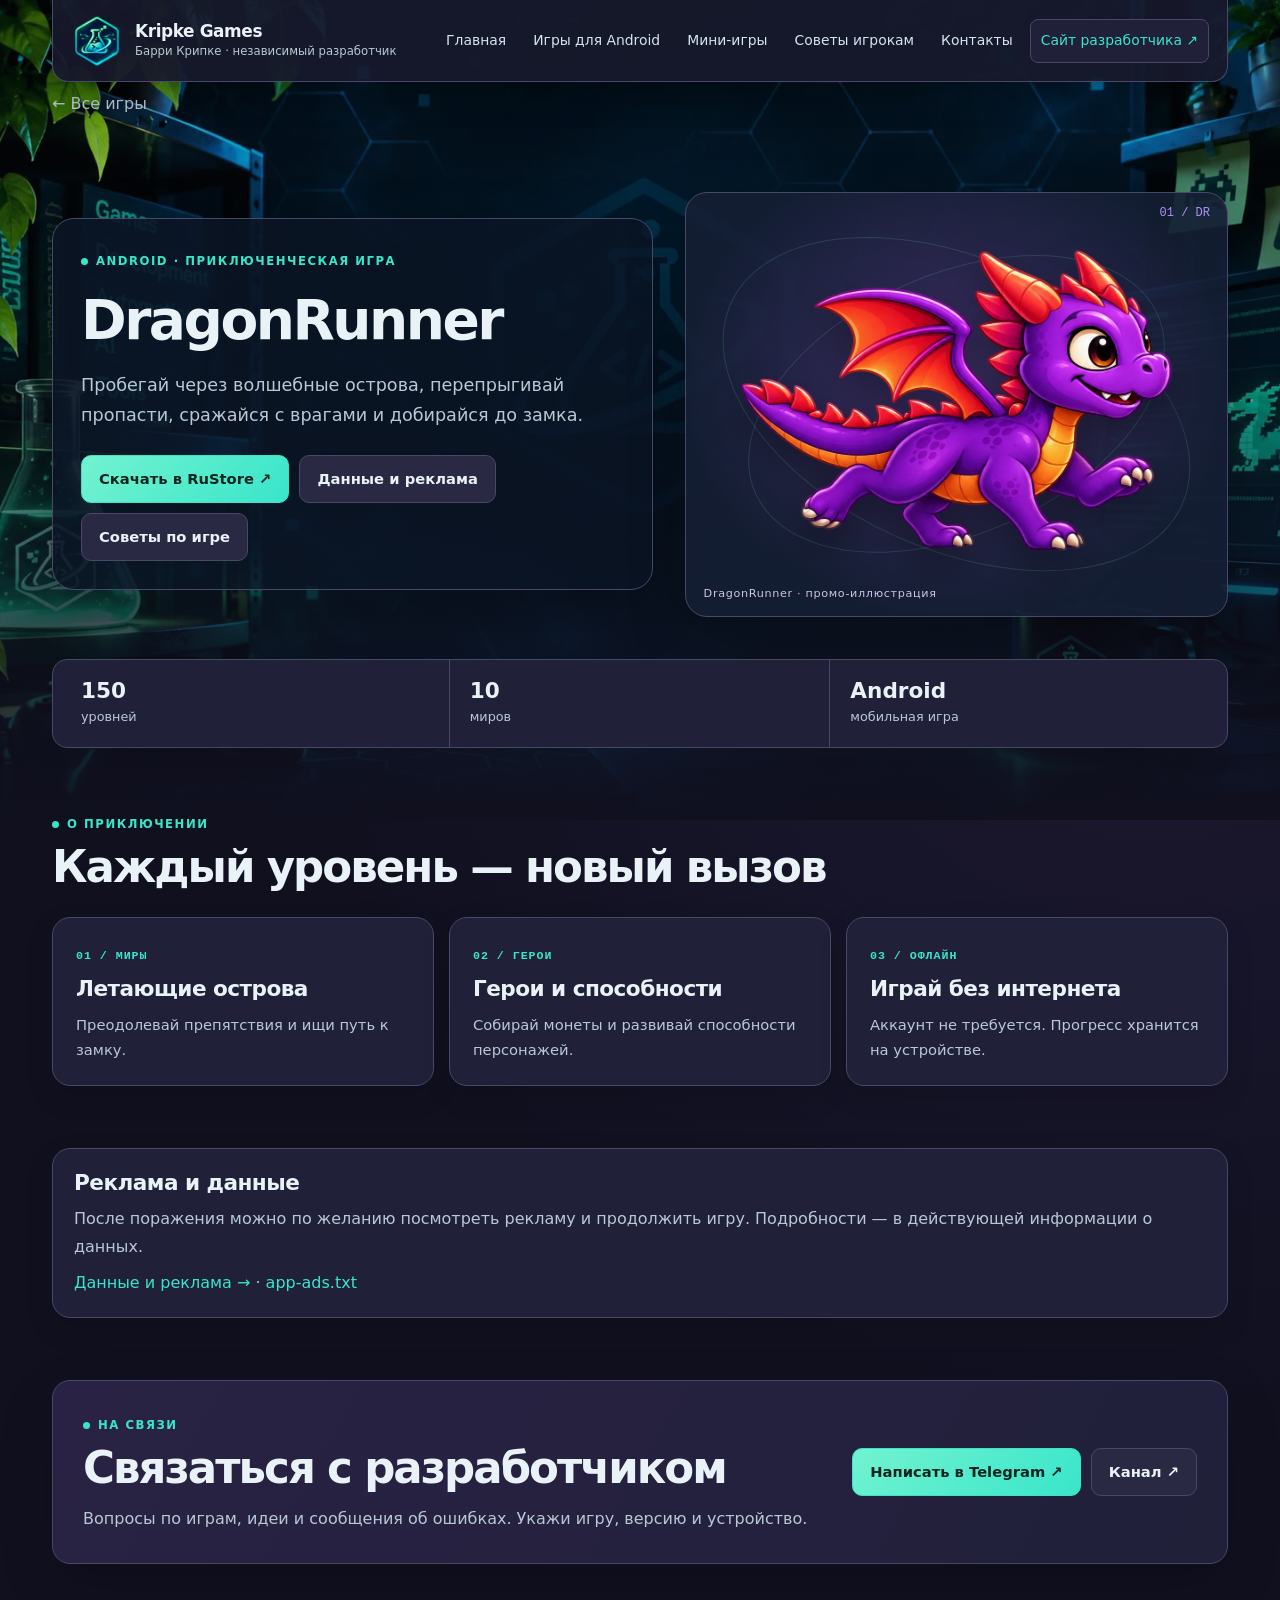
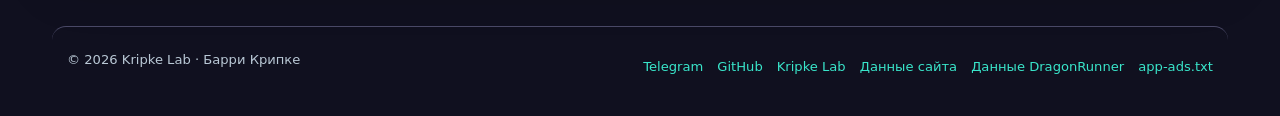
<file: dragonrunner.html>
<!DOCTYPE html>

<html lang="ru"><head><meta charset="utf-8"/><meta content="width=device-width,initial-scale=1" name="viewport"/><meta content="#10101f" name="theme-color"/><title>DragonRunner — игра для Android | Kripke Games</title><meta content="DragonRunner — 150 уровней в 10 мирах, герои и приключения на Android." name="description"/><link href="https://barrikripke.github.io/dragonrunner.html" rel="canonical"/><meta content="website" property="og:type"/><meta content="DragonRunner — игра для Android | Kripke Games" property="og:title"/><meta content="DragonRunner — 150 уровней в 10 мирах, герои и приключения на Android." property="og:description"/><meta content="https://barrikripke.github.io/dragonrunner.html" property="og:url"/><meta content="https://barrikripke.github.io/social-preview.png" property="og:image"/><link href="kripke-mark.svg" rel="icon" type="image/svg+xml"/><link href="kripke.css?v=54" rel="stylesheet"/></head><body><a class="skip" href="#main">К содержанию</a><div class="wrap"><header class="head"><a class="brand" href="index.html"><img alt="" height="46" src="kripke-emblem.webp" width="46"/><span><b>Kripke Games</b><small>Барри Крипке · независимый разработчик</small></span></a><nav aria-label="Основная навигация" class="nav"><a href="index.html">Главная</a><a href="index.html#games">Игры для Android</a><a href="mini-games.html">Мини-игры</a><a href="index.html#resources">Советы игрокам</a><a href="index.html#contacts">Контакты</a><a class="switch" href="https://barrikripke.github.io/kripke-lab/">Сайт разработчика ↗</a></nav></header><main id="main"><a class="back" href="index.html#games">← Все игры</a><section class="hero gamehero"><div><span class="kicker">Android · Приключенческая игра</span><h1>DragonRunner</h1><p class="lead">Пробегай через волшебные острова, перепрыгивай пропасти, сражайся с врагами и добирайся до замка.</p><div class="actions"><a class="btn primary" href="https://www.rustore.ru/catalog/app/org.dragonrunner.islands">Скачать в RuStore ↗</a><a class="btn" href="dragonrunner-privacy.html">Данные и реклама</a><a class="btn" href="dragonrunner-guide.html">Советы по игре</a></div></div><div class="art"><span class="id">01 / DR</span><img alt="Фиолетовый дракон в беге" height="707" src="dragonrunner-hero.webp" width="1000"/><span class="tag">DragonRunner · промо-иллюстрация</span></div></section><div class="strip"><div><b>150</b><small>уровней</small></div><div><b>10</b><small>миров</small></div><div><b>Android</b><small>мобильная игра</small></div></div><section class="section" id="features"><div class="sectionhead"><div><span class="kicker">О приключении</span><h2>Каждый уровень — новый вызов</h2></div></div><div class="grid3"><article class="detail"><span class="num">01 / МИРЫ</span><h3>Летающие острова</h3><p>Преодолевай препятствия и ищи путь к замку.</p></article><article class="detail"><span class="num">02 / ГЕРОИ</span><h3>Герои и способности</h3><p>Собирай монеты и развивай способности персонажей.</p></article><article class="detail"><span class="num">03 / ОФЛАЙН</span><h3>Играй без интернета</h3><p>Аккаунт не требуется. Прогресс хранится на устройстве.</p></article></div></section><section class="section"><div class="note"><h3>Реклама и данные</h3><p>После поражения можно по желанию посмотреть рекламу и продолжить игру. Подробности — в действующей информации о данных.</p><p><a class="textlink" href="dragonrunner-privacy.html">Данные и реклама →</a> · <a class="textlink" href="app-ads.txt">app-ads.txt</a></p></div></section><section class="ad-slot" hidden="" id="ad-dragonrunner"><!-- Рекламное место отключено до одобрения РСЯ. --></section><section class="section" id="contacts"><div class="callout"><div><span class="kicker">На связи</span><h2>Связаться с разработчиком</h2><p>Вопросы по играм, идеи и сообщения об ошибках. Укажи игру, версию и устройство.</p></div><div class="actions"><a class="btn primary" href="https://t.me/kripke_barry">Написать в Telegram ↗</a><a class="btn" href="https://t.me/kripkelab">Канал ↗</a></div></div></section></main><footer class="foot"><span>© 2026 Kripke Lab · Барри Крипке</span><div class="footlinks"><a href="https://t.me/kripkelab">Telegram</a><a href="https://github.com/BarriKripke">GitHub</a><a href="https://barrikripke.github.io/kripke-lab/">Kripke Lab</a><a href="website-privacy.html">Данные сайта</a><a href="dragonrunner-privacy.html">Данные DragonRunner</a><a href="app-ads.txt">app-ads.txt</a></div></footer></div></body></html>
</file>
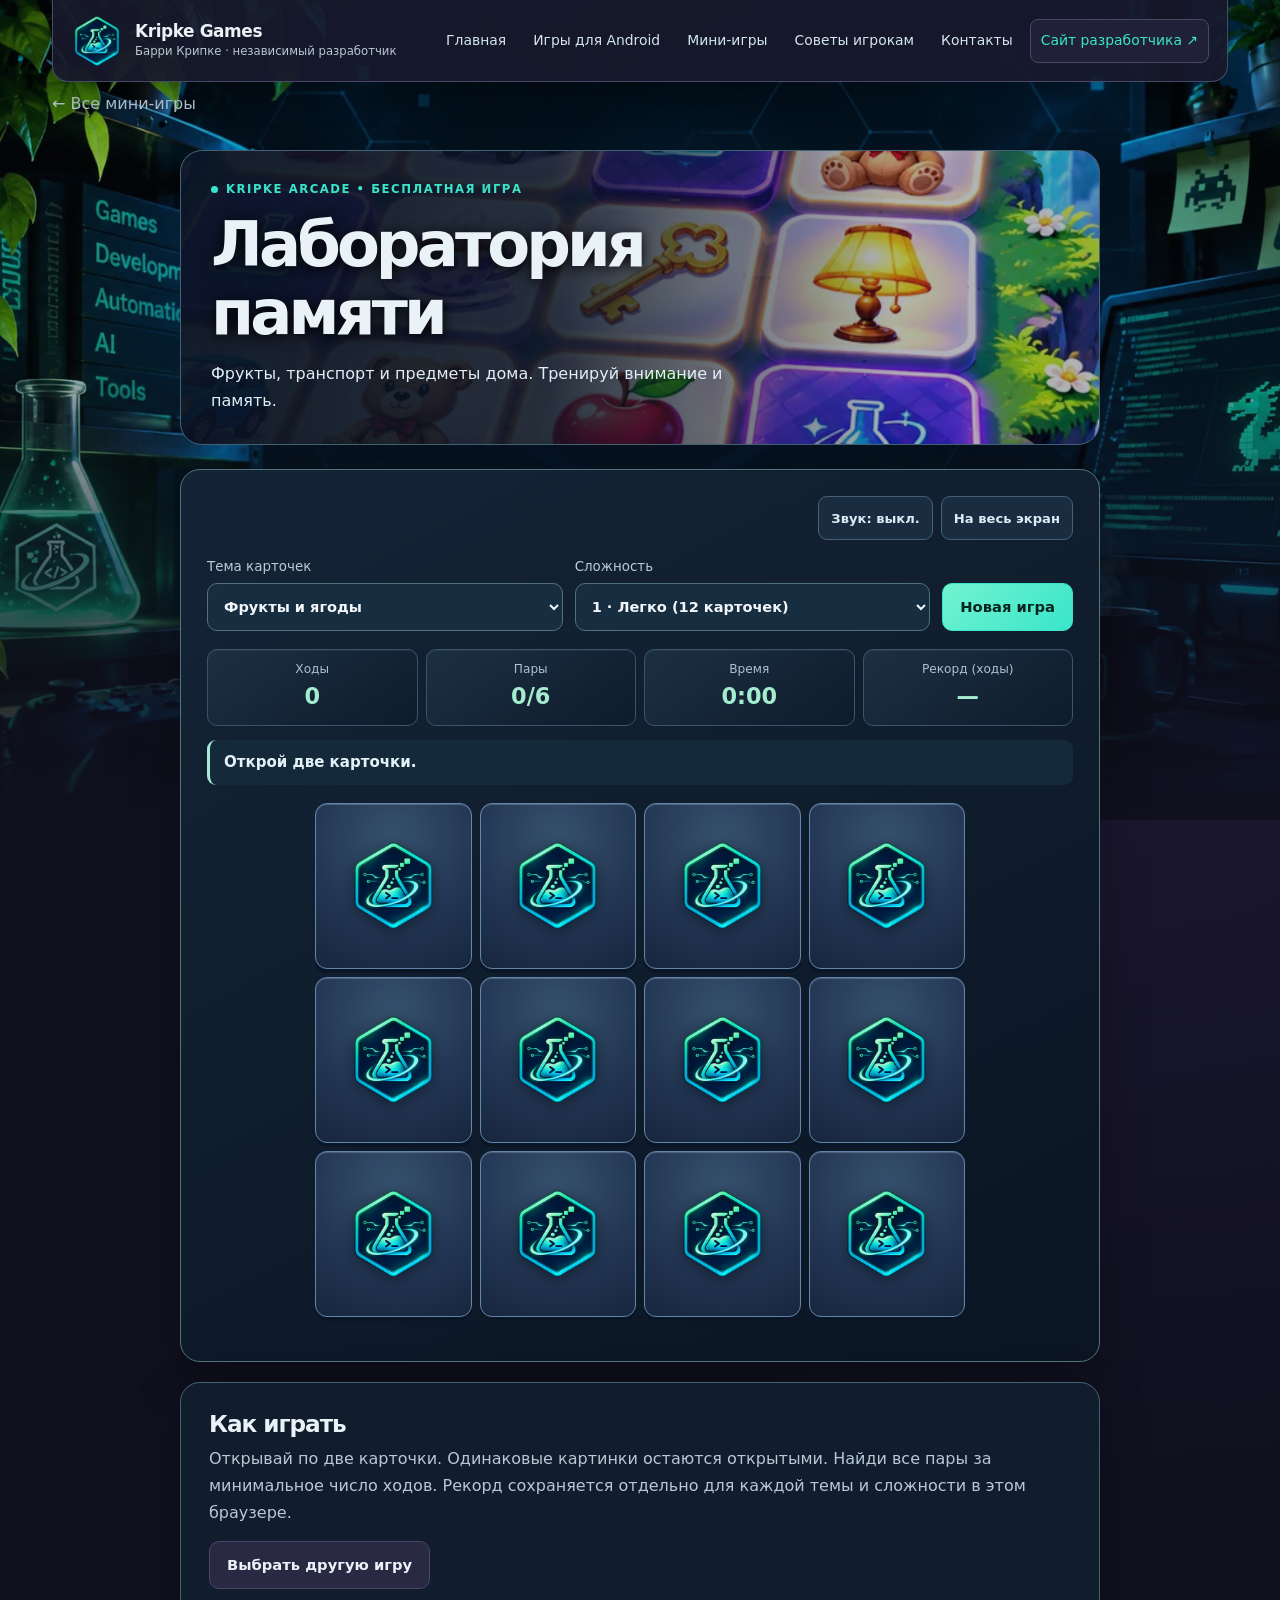
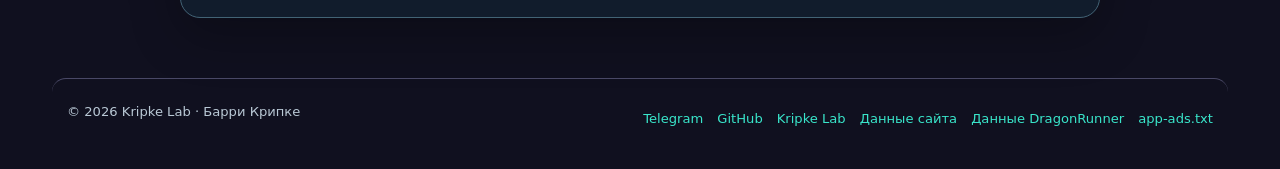
<file: memory.html>
<!DOCTYPE html>

<html lang="ru"><head><meta charset="utf-8"/><meta content="width=device-width,initial-scale=1" name="viewport"/><meta content="#10101f" name="theme-color"/><title>Лаборатория памяти | Kripke Games</title><meta content="Найди одинаковые картинки. Три темы и четыре уровня сложности." name="description"/><link href="https://barrikripke.github.io/memory.html" rel="canonical"/><meta content="Лаборатория памяти" property="og:title"/><meta content="Найди одинаковые картинки. Три темы и четыре уровня сложности." property="og:description"/><meta content="https://barrikripke.github.io/social-preview.png" property="og:image"/><link href="kripke-mark.svg" rel="icon" type="image/svg+xml"/><link href="kripke.css?v=54" rel="stylesheet"/><link href="arcade.css?v=81" rel="stylesheet"/></head><body data-theme="memory"><a class="skip" href="#main">К содержанию</a><div class="wrap"><header class="head"><a class="brand" href="index.html"><img alt="" height="46" src="kripke-emblem.webp" width="46"/><span><b>Kripke Games</b><small>Барри Крипке · независимый разработчик</small></span></a><nav aria-label="Основная навигация" class="nav"><a href="index.html">Главная</a><a href="index.html#games">Игры для Android</a><a href="mini-games.html">Мини-игры</a><a href="index.html#resources">Советы игрокам</a><a href="index.html#contacts">Контакты</a><a class="switch" href="https://barrikripke.github.io/kripke-lab/">Сайт разработчика ↗</a></nav><a class="game-mobile-back" href="mini-games.html">← Все игры</a></header><main id="main"><a class="back" href="mini-games.html">← Все мини-игры</a><section class="arcade-page"><div class="arcade-title art-title" style="--game-art:url(memory-art.webp)"><span class="kicker">Kripke Arcade • Бесплатная игра</span><h1>Лаборатория памяти</h1><p>Фрукты, транспорт и предметы дома. Тренируй внимание и память.</p></div><div class="play-panel"><div class="arcade-tools"><button aria-pressed="false" class="arcade-tool" id="arcade-sound" type="button">Звук: выкл.</button><button aria-pressed="false" class="arcade-tool" id="arcade-fullscreen" type="button">На весь экран</button></div><div class="game-settings"><label>Тема карточек<select id="theme"><option value="fruit">Фрукты и ягоды</option><option value="car">Машины и транспорт</option><option value="home">Предметы обихода</option></select></label><label>Сложность<select id="level"><option value="6">1 · Легко (12 карточек)</option><option value="8">2 · Средне (16 карточек)</option><option value="12">3 · Сложно (24 карточки)</option><option value="15">4 · Эксперт (30 карточек)</option></select></label><button class="btn primary" id="new-game">Новая игра</button></div><div class="game-metrics"><div>Ходы<strong id="moves">0</strong></div><div>Пары<strong id="pairs">0/6</strong></div><div>Время<strong id="time">0:00</strong></div><div>Рекорд (ходы)<strong id="best">—</strong></div></div><div aria-live="polite" class="game-message" id="game-status" role="status">Открой две карточки.</div><div aria-label="Карточки памяти" class="picture-grid" id="memory-grid"></div><div class="game-controls" hidden="" id="win-actions"><button class="btn primary" id="next-level">Следующий уровень →</button></div></div><div class="arcade-rules"><h2>Как играть</h2><p>Открывай по две карточки. Одинаковые картинки остаются открытыми. Найди все пары за минимальное число ходов. Рекорд сохраняется отдельно для каждой темы и сложности в этом браузере.</p><a class="btn" href="mini-games.html">Выбрать другую игру</a></div><noscript>Включи JavaScript, чтобы играть.</noscript></section></main><footer class="foot"><span>© 2026 Kripke Lab · Барри Крипке</span><div class="footlinks"><a href="https://t.me/kripkelab">Telegram</a><a href="https://github.com/BarriKripke">GitHub</a><a href="https://barrikripke.github.io/kripke-lab/">Kripke Lab</a><a href="website-privacy.html">Данные сайта</a><a href="dragonrunner-privacy.html">Данные DragonRunner</a><a href="app-ads.txt">app-ads.txt</a></div></footer></div><script defer="" src="arcade-common.js?v=8"></script><script defer="" src="arcade-data.js?v=6"></script><script defer="" src="memory.js?v=8"></script><script defer="True" src="arcade-ui.js?v=8"></script></body></html>
</file>
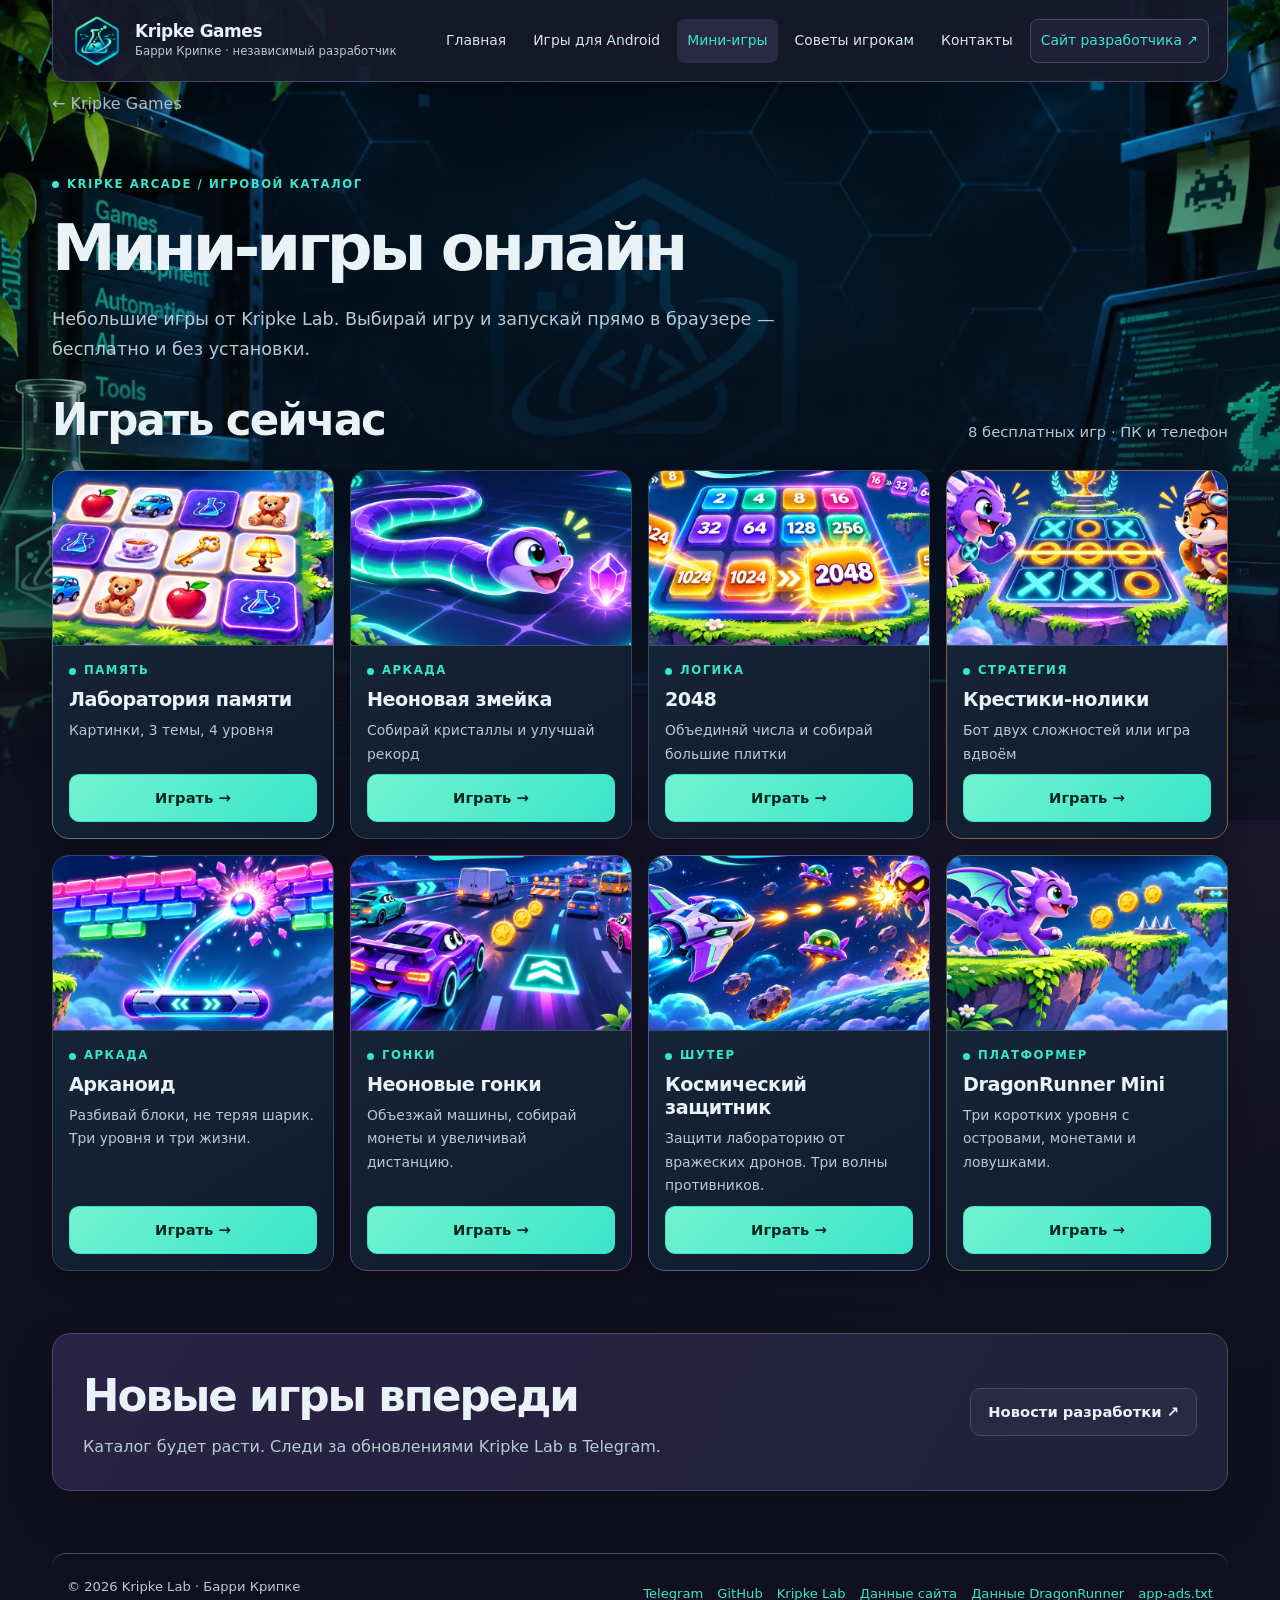
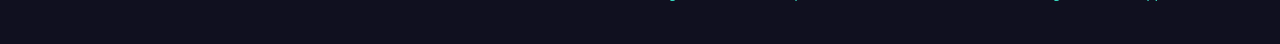
<file: mini-games.html>
<!DOCTYPE html>

<html lang="ru"><head><meta charset="utf-8"/>
<meta content="width=device-width,initial-scale=1" name="viewport"/><meta content="#10101f" name="theme-color"/><title>Мини-игры онлайн бесплатно | Kripke Games</title><meta content="Четыре бесплатные браузерные игры: память, змейка, 2048 и крестики-нолики. Без установки." name="description"/><link href="https://barrikripke.github.io/mini-games.html" rel="canonical"/><meta content="website" property="og:type"/><meta content="Kripke Arcade — мини-игры онлайн" property="og:title"/><meta content="Играй бесплатно в браузере. Без регистрации и установки." property="og:description"/><meta content="https://barrikripke.github.io/mini-games.html" property="og:url"/><meta content="https://barrikripke.github.io/social-preview.png" property="og:image"/><link href="kripke-mark.svg" rel="icon" type="image/svg+xml"/><link href="kripke.css?v=54" rel="stylesheet"/><link href="arcade.css?v=81" rel="stylesheet"/></head><body><a class="skip" href="#main">К содержанию</a><div class="wrap"><header class="head"><a class="brand" href="index.html"><img alt="" height="46" src="kripke-emblem.webp" width="46"/><span><b>Kripke Games</b><small>Барри Крипке · независимый разработчик</small></span></a><nav aria-label="Основная навигация" class="nav"><a href="index.html">Главная</a><a href="index.html#games">Игры для Android</a><a aria-current="page" href="mini-games.html">Мини-игры</a><a href="index.html#resources">Советы игрокам</a><a href="index.html#contacts">Контакты</a><a class="switch" href="https://barrikripke.github.io/kripke-lab/">Сайт разработчика ↗</a></nav></header><main id="main"><a class="back" href="index.html">← Kripke Games</a><section class="catalog-intro"><span class="kicker">Kripke Arcade / Игровой каталог</span><h1>Мини-игры онлайн</h1><p>Небольшие игры от Kripke Lab. Выбирай игру и запускай прямо в браузере — бесплатно и без установки.</p></section><section class="section" id="available"><div class="sectionhead"><h2>Играть сейчас</h2><p>8 бесплатных игр · ПК и телефон</p></div><div class="game-catalog"><article class="game-tile" data-art="memory"><div aria-hidden="true" class="game-cover artwork-cover"><img alt="" decoding="async" height="450" loading="lazy" src="memory-art.webp" width="720"/></div><div class="cardbody"><span class="kicker">Память</span><h3>Лаборатория памяти</h3><p>Картинки, 3 темы, 4 уровня</p><a aria-label="Играть: Лаборатория памяти" class="btn primary" href="memory.html">Играть →</a></div></article><article class="game-tile" data-art="snake"><div aria-hidden="true" class="game-cover artwork-cover"><img alt="" decoding="async" height="450" loading="lazy" src="snake-art.webp" width="720"/></div><div class="cardbody"><span class="kicker">Аркада</span><h3>Неоновая змейка</h3><p>Собирай кристаллы и улучшай рекорд</p><a aria-label="Играть: Неоновая змейка" class="btn primary" href="snake.html">Играть →</a></div></article><article class="game-tile" data-art="2048"><div aria-hidden="true" class="game-cover artwork-cover"><img alt="" decoding="async" height="450" loading="lazy" src="2048-art.webp" width="720"/></div><div class="cardbody"><span class="kicker">Логика</span><h3>2048</h3><p>Объединяй числа и собирай большие плитки</p><a aria-label="Играть: 2048" class="btn primary" href="2048.html">Играть →</a></div></article><article class="game-tile" data-art="tic-tac-toe"><div aria-hidden="true" class="game-cover artwork-cover"><img alt="" decoding="async" height="450" loading="lazy" src="tic-tac-toe-art.webp" width="720"/></div><div class="cardbody"><span class="kicker">Стратегия</span><h3>Крестики-нолики</h3><p>Бот двух сложностей или игра вдвоём</p><a aria-label="Играть: Крестики-нолики" class="btn primary" href="tic-tac-toe.html">Играть →</a></div></article><article class="game-tile" data-art="arkanoid"><div aria-hidden="true" class="game-cover artwork-cover"><img alt="" decoding="async" height="450" loading="lazy" src="arkanoid-art.webp" width="720"/></div><div class="cardbody"><span class="kicker">Аркада</span><h3>Арканоид</h3><p>Разбивай блоки, не теряя шарик. Три уровня и три жизни.</p><a aria-label="Играть: Арканоид" class="btn primary" href="arkanoid.html">Играть →</a></div></article><article class="game-tile" data-art="racing"><div aria-hidden="true" class="game-cover artwork-cover"><img alt="" decoding="async" height="450" loading="lazy" src="racing-art.webp" width="720"/></div><div class="cardbody"><span class="kicker">Гонки</span><h3>Неоновые гонки</h3><p>Объезжай машины, собирай монеты и увеличивай дистанцию.</p><a aria-label="Играть: Неоновые гонки" class="btn primary" href="racing.html">Играть →</a></div></article><article class="game-tile" data-art="space-shooter"><div aria-hidden="true" class="game-cover artwork-cover"><img alt="" decoding="async" height="450" loading="lazy" src="space-shooter-art.webp" width="720"/></div><div class="cardbody"><span class="kicker">Шутер</span><h3>Космический защитник</h3><p>Защити лабораторию от вражеских дронов. Три волны противников.</p><a aria-label="Играть: Космический защитник" class="btn primary" href="space-shooter.html">Играть →</a></div></article><article class="game-tile" data-art="dragon-mini"><div aria-hidden="true" class="game-cover artwork-cover"><img alt="" decoding="async" height="450" loading="lazy" src="dragon-mini-art.webp" width="720"/></div><div class="cardbody"><span class="kicker">Платформер</span><h3>DragonRunner Mini</h3><p>Три коротких уровня с островами, монетами и ловушками.</p><a aria-label="Играть: DragonRunner Mini" class="btn primary" href="dragon-mini.html">Играть →</a></div></article></div></section><section class="section"><div class="callout"><div><h2>Новые игры впереди</h2><p>Каталог будет расти. Следи за обновлениями Kripke Lab в Telegram.</p></div><div class="actions"><a class="btn" href="https://t.me/kripkelab">Новости разработки ↗</a></div></div></section></main><footer class="foot"><span>© 2026 Kripke Lab · Барри Крипке</span><div class="footlinks"><a href="https://t.me/kripkelab">Telegram</a><a href="https://github.com/BarriKripke">GitHub</a><a href="https://barrikripke.github.io/kripke-lab/">Kripke Lab</a><a href="website-privacy.html">Данные сайта</a><a href="dragonrunner-privacy.html">Данные DragonRunner</a><a href="app-ads.txt">app-ads.txt</a></div></footer></div></body></html>
</file>
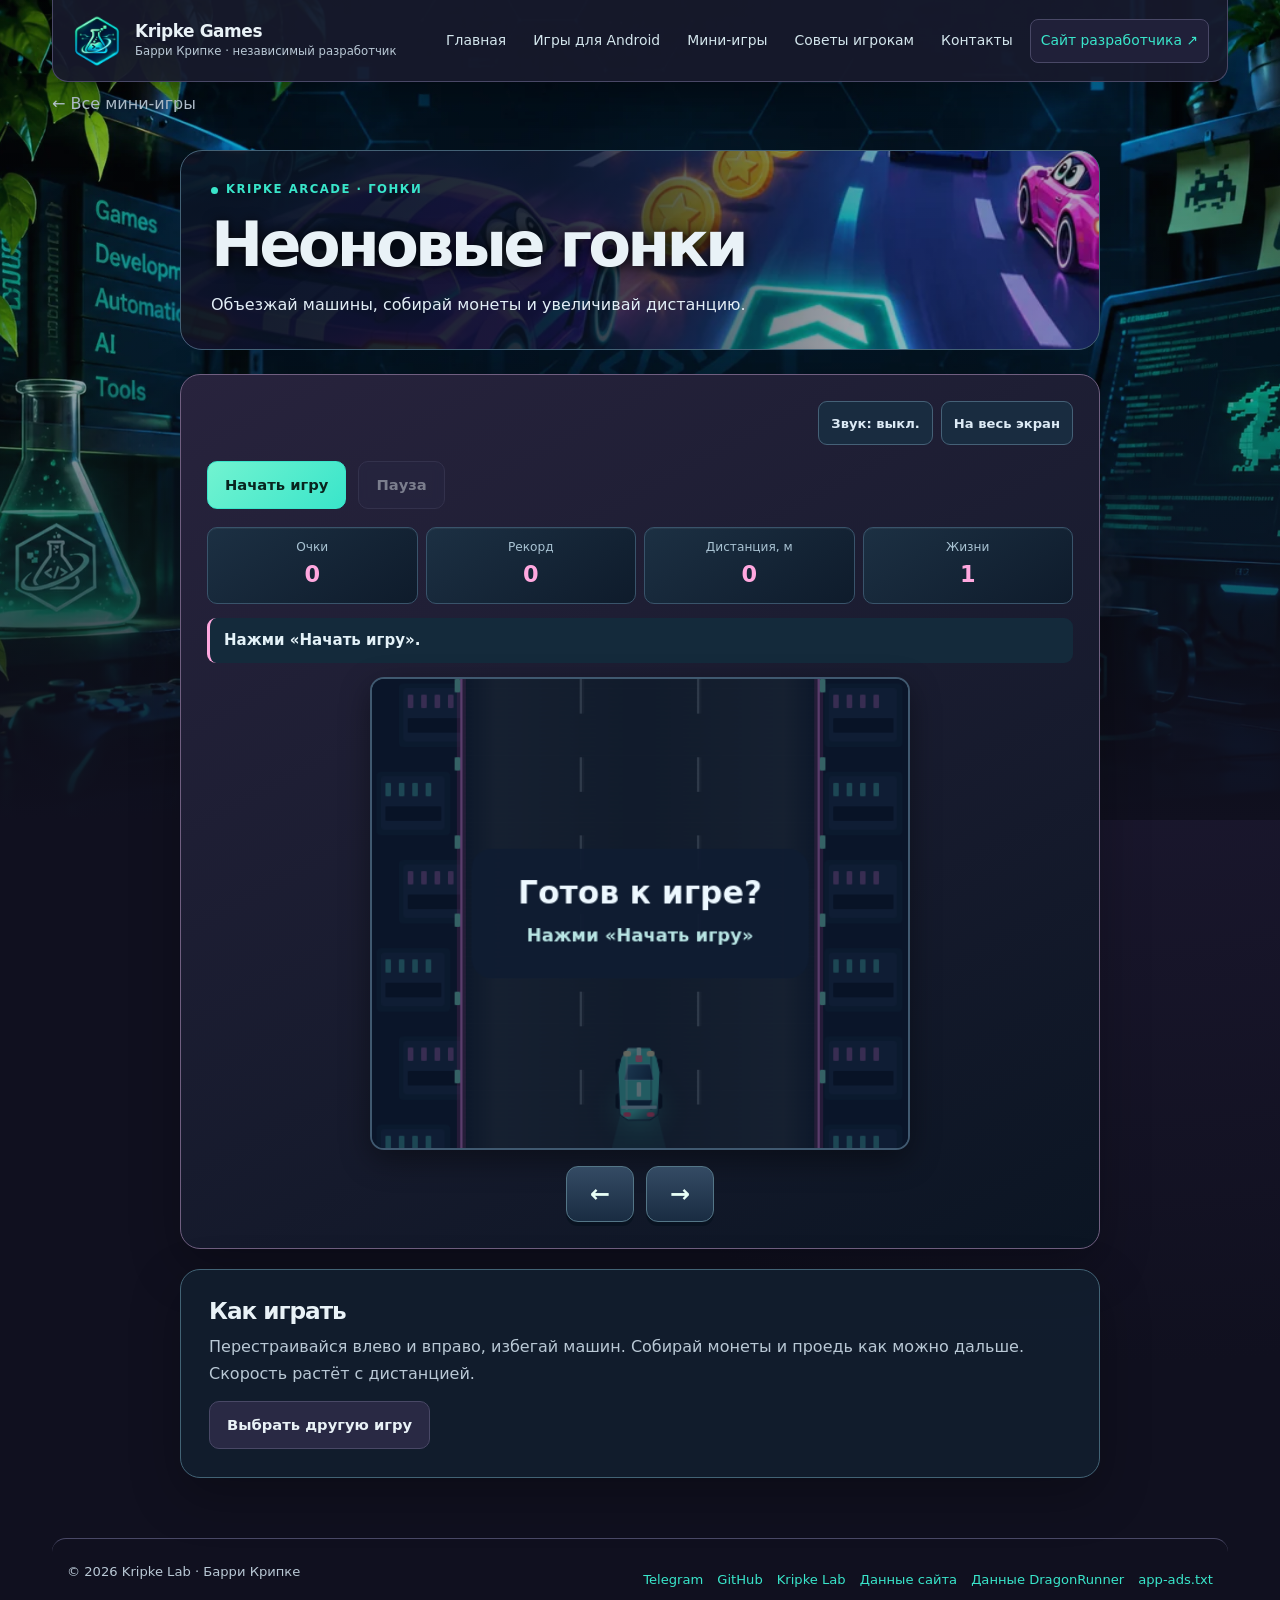
<file: racing.html>
<!DOCTYPE html>

<html lang="ru"><head><meta charset="utf-8"/><meta content="width=device-width,initial-scale=1" name="viewport"/><meta content="#10101f" name="theme-color"/><title>Неоновые гонки | Kripke Games</title><meta content="Объезжай машины, собирай монеты и увеличивай дистанцию." name="description"/><link href="https://barrikripke.github.io/racing.html" rel="canonical"/><meta content="Неоновые гонки" property="og:title"/><meta content="Объезжай машины, собирай монеты и увеличивай дистанцию." property="og:description"/><meta content="https://barrikripke.github.io/social-preview.png" property="og:image"/><link href="kripke-mark.svg" rel="icon" type="image/svg+xml"/><link href="kripke.css?v=54" rel="stylesheet"/><link href="arcade.css?v=81" rel="stylesheet"/></head><body data-game="racing" data-theme="racing"><a class="skip" href="#main">К содержанию</a><div class="wrap"><header class="head"><a class="brand" href="index.html"><img alt="" height="46" src="kripke-emblem.webp" width="46"/><span><b>Kripke Games</b><small>Барри Крипке · независимый разработчик</small></span></a><nav aria-label="Основная навигация" class="nav"><a href="index.html">Главная</a><a href="index.html#games">Игры для Android</a><a href="mini-games.html">Мини-игры</a><a href="index.html#resources">Советы игрокам</a><a href="index.html#contacts">Контакты</a><a class="switch" href="https://barrikripke.github.io/kripke-lab/">Сайт разработчика ↗</a></nav><a class="game-mobile-back" href="mini-games.html">← Все игры</a></header><main id="main"><a class="back" href="mini-games.html">← Все мини-игры</a><section class="arcade-page"><div class="arcade-title art-title" style="--game-art:url(racing-art.webp)"><span class="kicker">Kripke Arcade · Гонки</span><h1>Неоновые гонки</h1><p>Объезжай машины, собирай монеты и увеличивай дистанцию.</p></div><div class="play-panel"><div class="arcade-tools"><button aria-pressed="false" class="arcade-tool" id="arcade-sound" type="button">Звук: выкл.</button><button aria-pressed="false" class="arcade-tool" id="arcade-fullscreen" type="button">На весь экран</button></div><div class="game-settings"><button class="btn primary" id="start" type="button">Начать игру</button><button class="btn" disabled="" id="pause" type="button">Пауза</button></div><div class="game-metrics"><div>Очки<strong id="score">0</strong></div><div>Рекорд<strong id="best">0</strong></div><div id="stage-label">Дистанция, м<strong id="stage">1</strong></div><div>Жизни<strong id="lives">1</strong></div></div><div class="game-message" id="status" role="status">Нажми «Начать игру».</div><canvas aria-label="Игровое поле — Неоновые гонки" class="action-board" height="420" id="board" tabindex="0" width="480"></canvas><div aria-label="Управление" class="action-controls" role="group"><button aria-label="Влево" data-key="left" type="button">←</button><button aria-label="Вправо" data-key="right" type="button">→</button></div></div><div class="arcade-rules"><h2>Как играть</h2><p>Перестраивайся влево и вправо, избегай машин. Собирай монеты и проедь как можно дальше. Скорость растёт с дистанцией.</p><a class="btn" href="mini-games.html">Выбрать другую игру</a></div><noscript>Включи JavaScript, чтобы играть.</noscript></section></main><footer class="foot"><span>© 2026 Kripke Lab · Барри Крипке</span><div class="footlinks"><a href="https://t.me/kripkelab">Telegram</a><a href="https://github.com/BarriKripke">GitHub</a><a href="https://barrikripke.github.io/kripke-lab/">Kripke Lab</a><a href="website-privacy.html">Данные сайта</a><a href="dragonrunner-privacy.html">Данные DragonRunner</a><a href="app-ads.txt">app-ads.txt</a></div></footer></div><script defer="" src="arcade-common.js?v=8"></script><script defer="" src="arcade-action.js?v=8"></script><script defer="True" src="arcade-ui.js?v=8"></script></body></html>
</file>
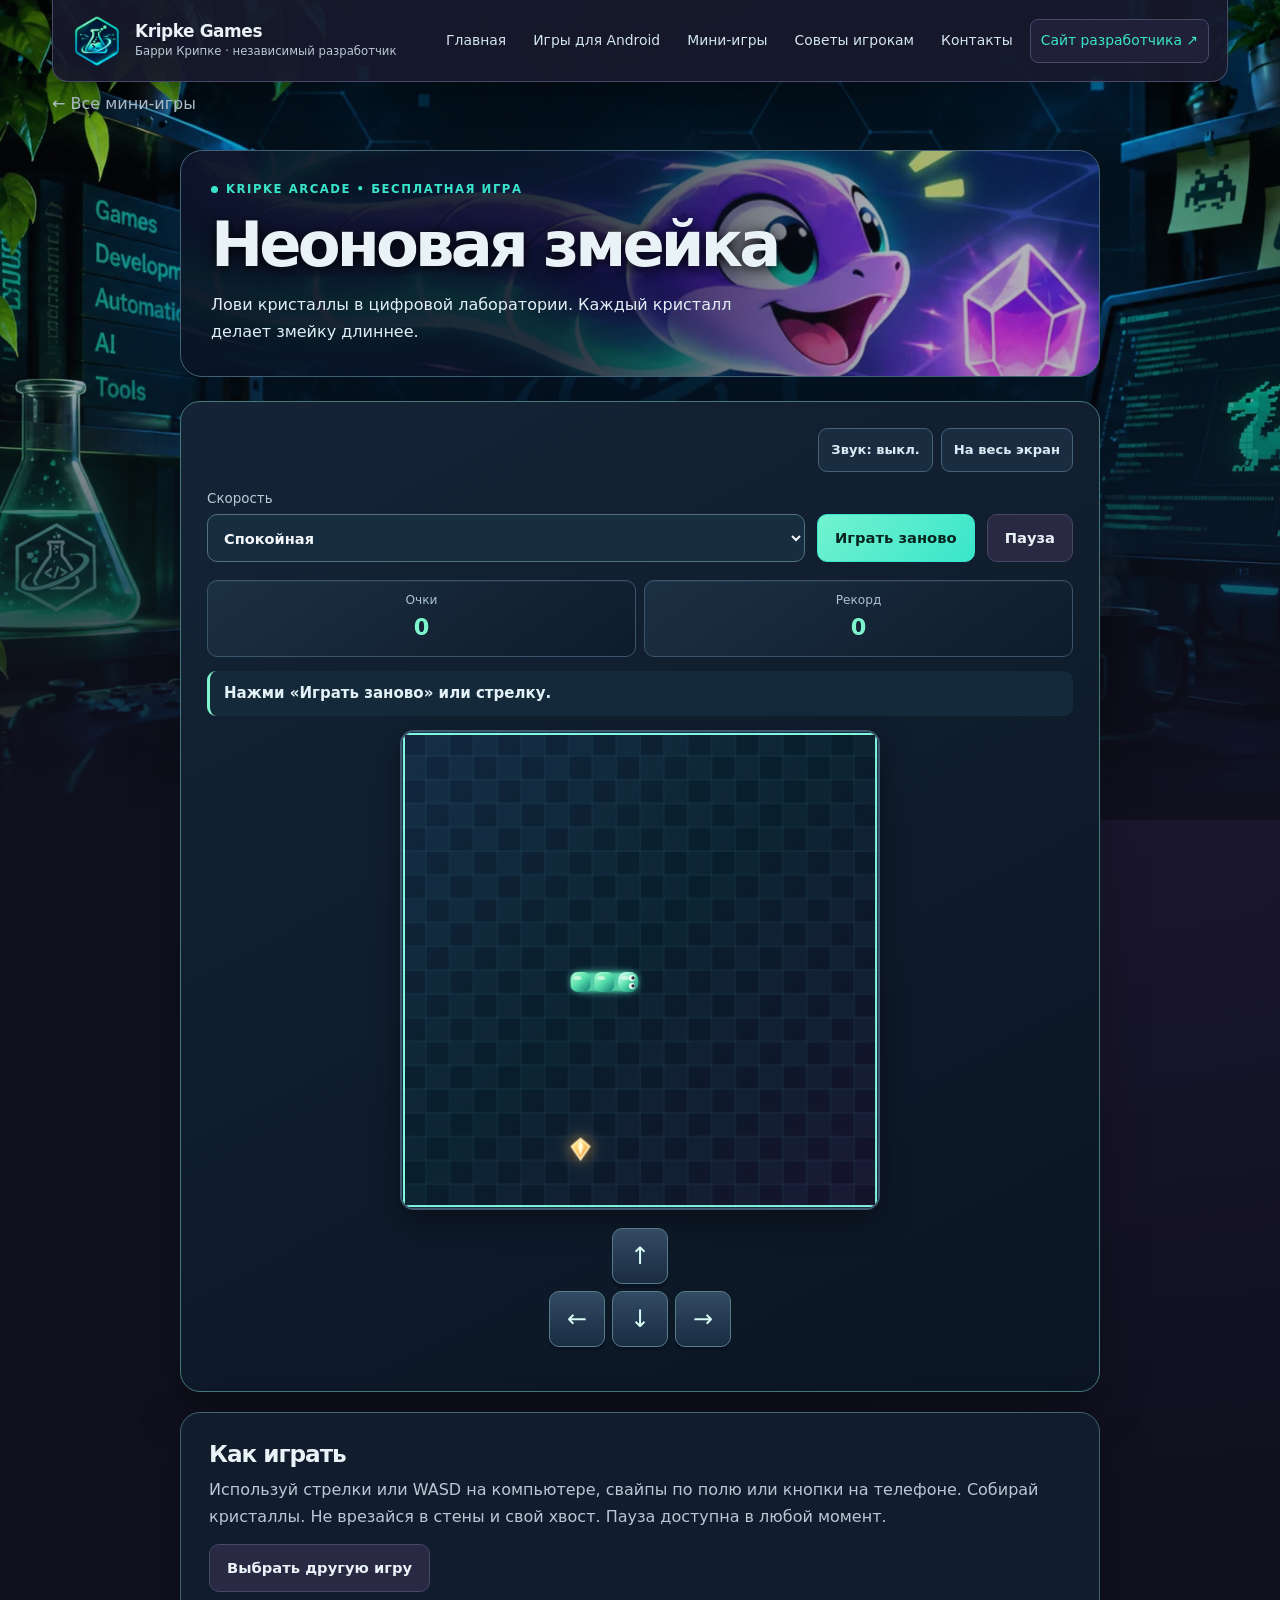
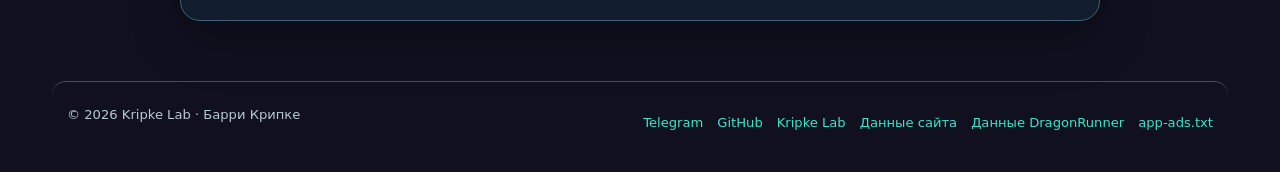
<file: snake.html>
<!DOCTYPE html>

<html lang="ru"><head><meta charset="utf-8"/><meta content="width=device-width,initial-scale=1" name="viewport"/><meta content="#10101f" name="theme-color"/><title>Неоновая змейка | Kripke Games</title><meta content="Собирай кристаллы, расти и не сталкивайся со стенами." name="description"/><link href="https://barrikripke.github.io/snake.html" rel="canonical"/><meta content="Неоновая змейка" property="og:title"/><meta content="Собирай кристаллы, расти и не сталкивайся со стенами." property="og:description"/><meta content="https://barrikripke.github.io/social-preview.png" property="og:image"/><link href="kripke-mark.svg" rel="icon" type="image/svg+xml"/><link href="kripke.css?v=54" rel="stylesheet"/><link href="arcade.css?v=81" rel="stylesheet"/></head><body data-theme="snake"><a class="skip" href="#main">К содержанию</a><div class="wrap"><header class="head"><a class="brand" href="index.html"><img alt="" height="46" src="kripke-emblem.webp" width="46"/><span><b>Kripke Games</b><small>Барри Крипке · независимый разработчик</small></span></a><nav aria-label="Основная навигация" class="nav"><a href="index.html">Главная</a><a href="index.html#games">Игры для Android</a><a href="mini-games.html">Мини-игры</a><a href="index.html#resources">Советы игрокам</a><a href="index.html#contacts">Контакты</a><a class="switch" href="https://barrikripke.github.io/kripke-lab/">Сайт разработчика ↗</a></nav><a class="game-mobile-back" href="mini-games.html">← Все игры</a></header><main id="main"><a class="back" href="mini-games.html">← Все мини-игры</a><section class="arcade-page"><div class="arcade-title art-title" style="--game-art:url(snake-art.webp)"><span class="kicker">Kripke Arcade • Бесплатная игра</span><h1>Неоновая змейка</h1><p>Лови кристаллы в цифровой лаборатории. Каждый кристалл делает змейку длиннее.</p></div><div class="play-panel"><div class="arcade-tools"><button aria-pressed="false" class="arcade-tool" id="arcade-sound" type="button">Звук: выкл.</button><button aria-pressed="false" class="arcade-tool" id="arcade-fullscreen" type="button">На весь экран</button></div><div class="game-settings"><label>Скорость<select id="speed"><option value="160">Спокойная</option><option value="110">Обычная</option><option value="75">Быстрая</option></select></label><button class="btn primary" id="start">Играть заново</button><button class="btn" id="pause">Пауза</button></div><div class="game-metrics"><div>Очки<strong id="score">0</strong></div><div>Рекорд<strong id="best">0</strong></div></div><div class="game-message" id="status" role="status">Нажми «Играть заново» или стрелку.</div><canvas aria-label="Поле змейки" height="480" id="snake-board" tabindex="0" width="480"></canvas><div aria-label="Управление" class="dpad"><button aria-label="Вверх" data-dir="up">↑</button><button aria-label="Влево" data-dir="left">←</button><button aria-label="Вниз" data-dir="down">↓</button><button aria-label="Вправо" data-dir="right">→</button></div></div><div class="arcade-rules"><h2>Как играть</h2><p>Используй стрелки или WASD на компьютере, свайпы по полю или кнопки на телефоне. Собирай кристаллы. Не врезайся в стены и свой хвост. Пауза доступна в любой момент.</p><a class="btn" href="mini-games.html">Выбрать другую игру</a></div><noscript>Включи JavaScript, чтобы играть.</noscript></section></main><footer class="foot"><span>© 2026 Kripke Lab · Барри Крипке</span><div class="footlinks"><a href="https://t.me/kripkelab">Telegram</a><a href="https://github.com/BarriKripke">GitHub</a><a href="https://barrikripke.github.io/kripke-lab/">Kripke Lab</a><a href="website-privacy.html">Данные сайта</a><a href="dragonrunner-privacy.html">Данные DragonRunner</a><a href="app-ads.txt">app-ads.txt</a></div></footer></div><script defer="" src="arcade-common.js?v=8"></script><script defer="" src="snake.js?v=8"></script><script defer="True" src="arcade-ui.js?v=8"></script></body></html>
</file>
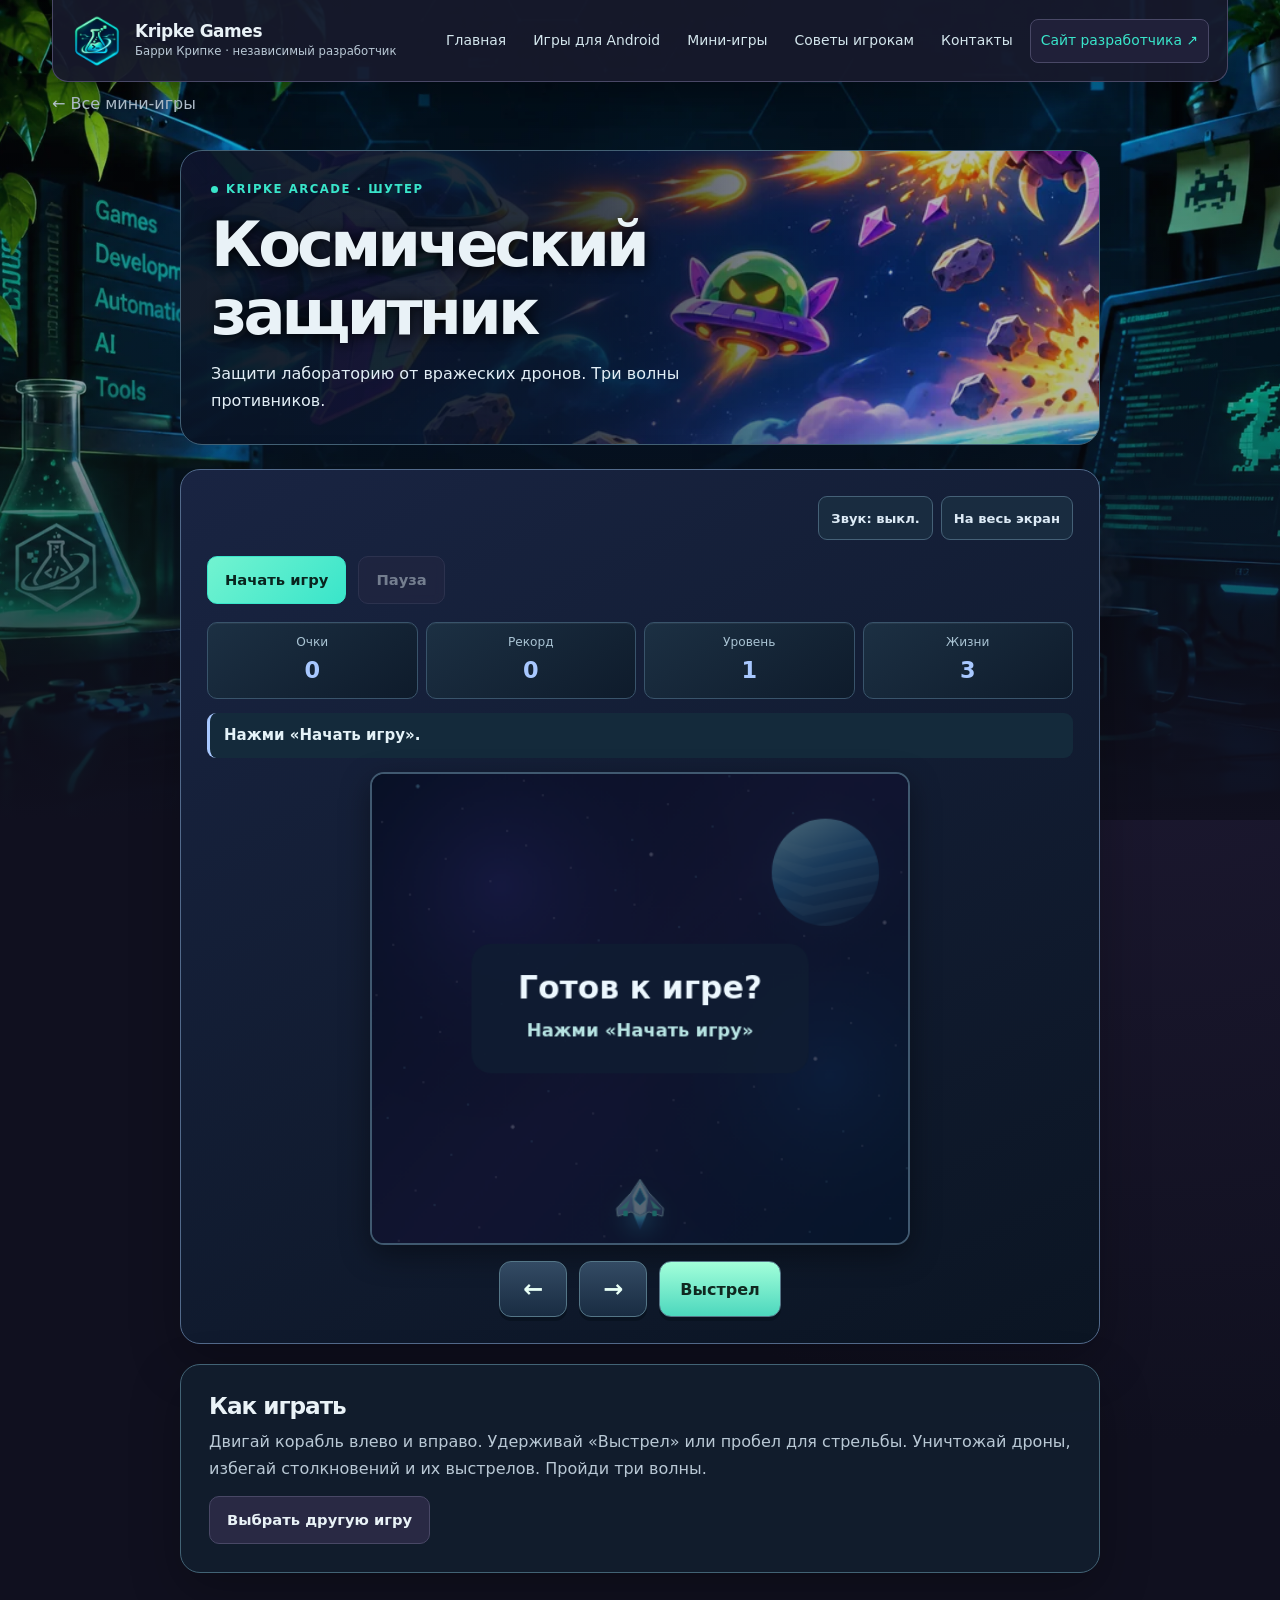
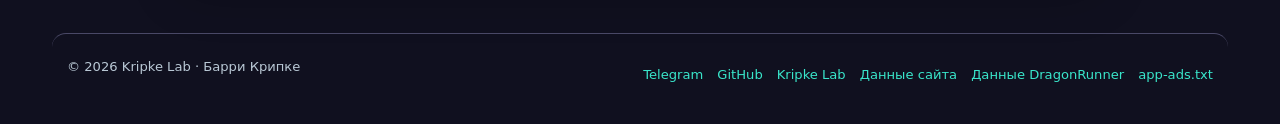
<file: space-shooter.html>
<!DOCTYPE html>

<html lang="ru"><head><meta charset="utf-8"/><meta content="width=device-width,initial-scale=1" name="viewport"/><meta content="#10101f" name="theme-color"/><title>Космический защитник | Kripke Games</title><meta content="Защити лабораторию от вражеских дронов. Три волны противников." name="description"/><link href="https://barrikripke.github.io/space-shooter.html" rel="canonical"/><meta content="Космический защитник" property="og:title"/><meta content="Защити лабораторию от вражеских дронов. Три волны противников." property="og:description"/><meta content="https://barrikripke.github.io/social-preview.png" property="og:image"/><link href="kripke-mark.svg" rel="icon" type="image/svg+xml"/><link href="kripke.css?v=54" rel="stylesheet"/><link href="arcade.css?v=81" rel="stylesheet"/></head><body data-game="space-shooter" data-theme="space-shooter"><a class="skip" href="#main">К содержанию</a><div class="wrap"><header class="head"><a class="brand" href="index.html"><img alt="" height="46" src="kripke-emblem.webp" width="46"/><span><b>Kripke Games</b><small>Барри Крипке · независимый разработчик</small></span></a><nav aria-label="Основная навигация" class="nav"><a href="index.html">Главная</a><a href="index.html#games">Игры для Android</a><a href="mini-games.html">Мини-игры</a><a href="index.html#resources">Советы игрокам</a><a href="index.html#contacts">Контакты</a><a class="switch" href="https://barrikripke.github.io/kripke-lab/">Сайт разработчика ↗</a></nav><a class="game-mobile-back" href="mini-games.html">← Все игры</a></header><main id="main"><a class="back" href="mini-games.html">← Все мини-игры</a><section class="arcade-page"><div class="arcade-title art-title" style="--game-art:url(space-shooter-art.webp)"><span class="kicker">Kripke Arcade · Шутер</span><h1>Космический защитник</h1><p>Защити лабораторию от вражеских дронов. Три волны противников.</p></div><div class="play-panel"><div class="arcade-tools"><button aria-pressed="false" class="arcade-tool" id="arcade-sound" type="button">Звук: выкл.</button><button aria-pressed="false" class="arcade-tool" id="arcade-fullscreen" type="button">На весь экран</button></div><div class="game-settings"><button class="btn primary" id="start" type="button">Начать игру</button><button class="btn" disabled="" id="pause" type="button">Пауза</button></div><div class="game-metrics"><div>Очки<strong id="score">0</strong></div><div>Рекорд<strong id="best">0</strong></div><div id="stage-label">Уровень<strong id="stage">1</strong></div><div>Жизни<strong id="lives">3</strong></div></div><div class="game-message" id="status" role="status">Нажми «Начать игру».</div><canvas aria-label="Игровое поле — Космический защитник" class="action-board" height="420" id="board" tabindex="0" width="480"></canvas><div aria-label="Управление" class="action-controls" role="group"><button aria-label="Влево" data-key="left" type="button">←</button><button aria-label="Вправо" data-key="right" type="button">→</button><button class="action-key" data-key="action" type="button">Выстрел</button></div></div><div class="arcade-rules"><h2>Как играть</h2><p>Двигай корабль влево и вправо. Удерживай «Выстрел» или пробел для стрельбы. Уничтожай дроны, избегай столкновений и их выстрелов. Пройди три волны.</p><a class="btn" href="mini-games.html">Выбрать другую игру</a></div><noscript>Включи JavaScript, чтобы играть.</noscript></section></main><footer class="foot"><span>© 2026 Kripke Lab · Барри Крипке</span><div class="footlinks"><a href="https://t.me/kripkelab">Telegram</a><a href="https://github.com/BarriKripke">GitHub</a><a href="https://barrikripke.github.io/kripke-lab/">Kripke Lab</a><a href="website-privacy.html">Данные сайта</a><a href="dragonrunner-privacy.html">Данные DragonRunner</a><a href="app-ads.txt">app-ads.txt</a></div></footer></div><script defer="" src="arcade-common.js?v=8"></script><script defer="" src="arcade-action.js?v=8"></script><script defer="True" src="arcade-ui.js?v=8"></script></body></html>
</file>
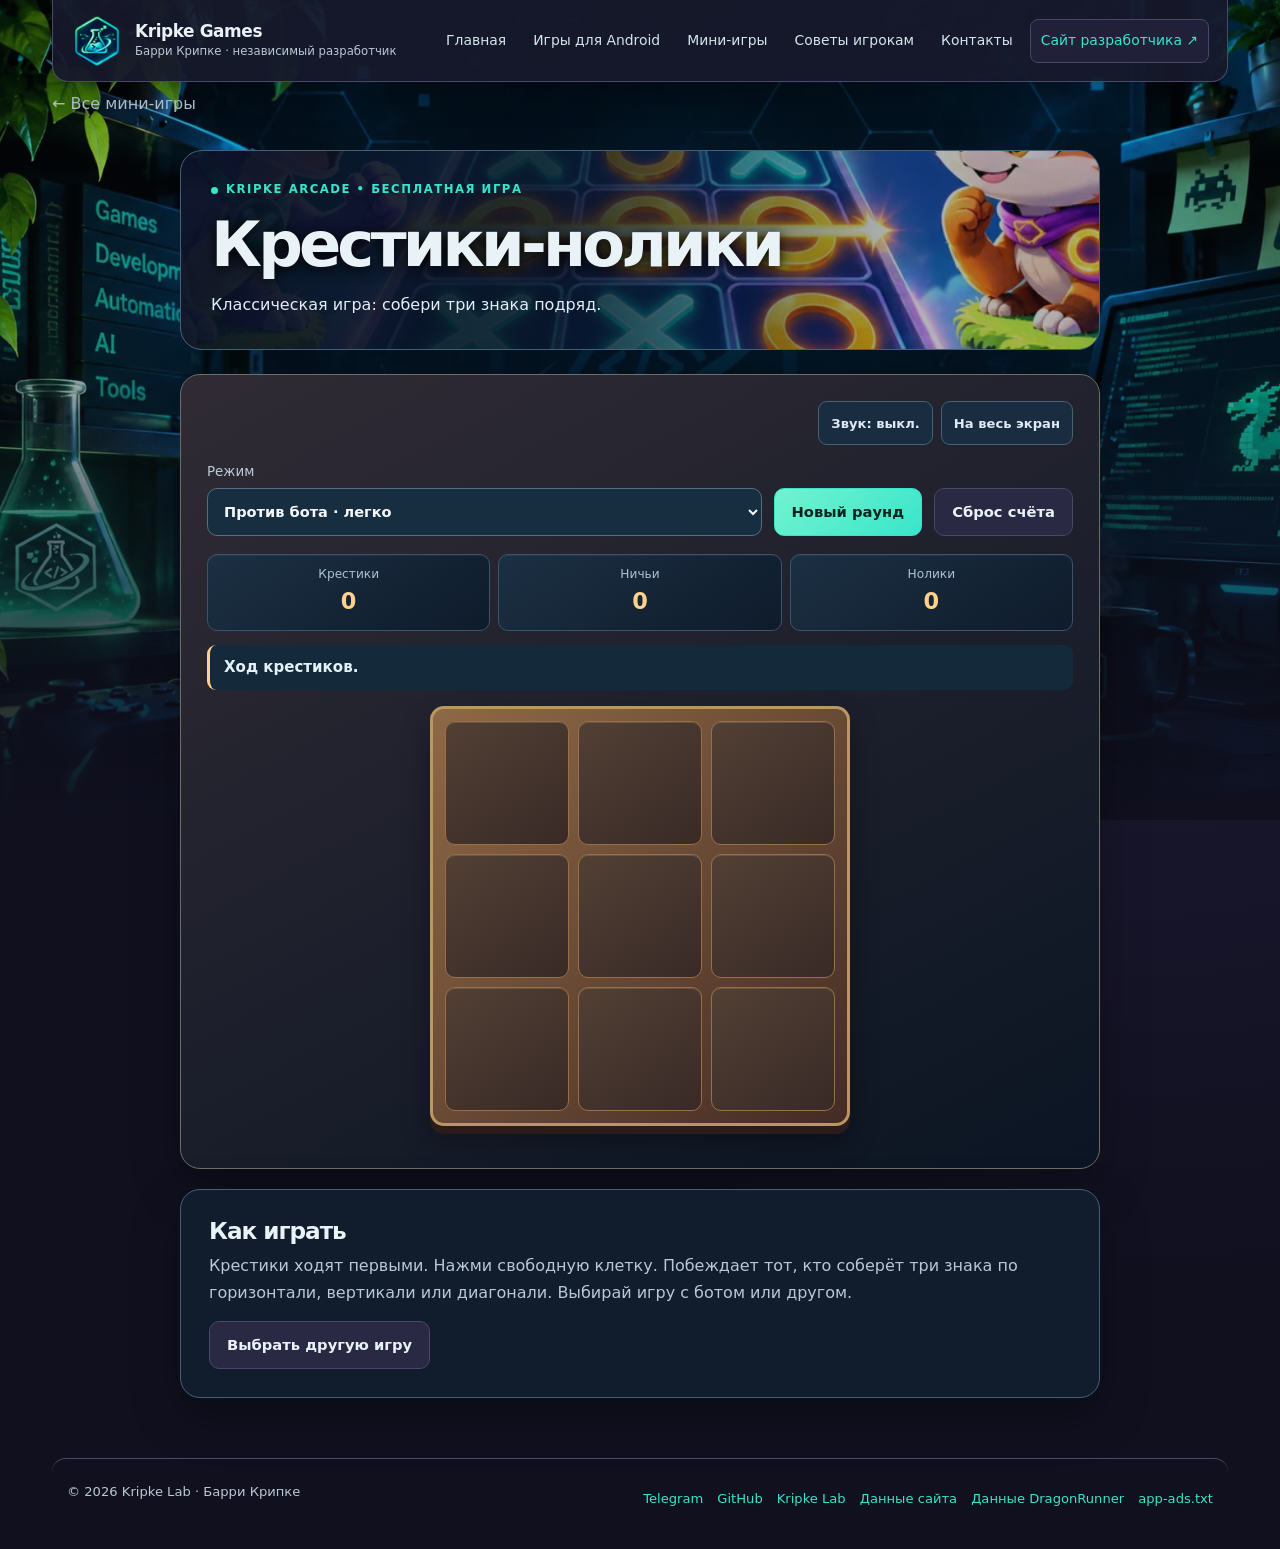
<file: tic-tac-toe.html>
<!DOCTYPE html>

<html lang="ru"><head><meta charset="utf-8"/><meta content="width=device-width,initial-scale=1" name="viewport"/><meta content="#10101f" name="theme-color"/><title>Крестики-нолики | Kripke Games</title><meta content="Играй против компьютера или вдвоём на одном устройстве." name="description"/><link href="https://barrikripke.github.io/tic-tac-toe.html" rel="canonical"/><meta content="Крестики-нолики" property="og:title"/><meta content="Играй против компьютера или вдвоём на одном устройстве." property="og:description"/><meta content="https://barrikripke.github.io/social-preview.png" property="og:image"/><link href="kripke-mark.svg" rel="icon" type="image/svg+xml"/><link href="kripke.css?v=54" rel="stylesheet"/><link href="arcade.css?v=81" rel="stylesheet"/></head><body data-theme="tic-tac-toe"><a class="skip" href="#main">К содержанию</a><div class="wrap"><header class="head"><a class="brand" href="index.html"><img alt="" height="46" src="kripke-emblem.webp" width="46"/><span><b>Kripke Games</b><small>Барри Крипке · независимый разработчик</small></span></a><nav aria-label="Основная навигация" class="nav"><a href="index.html">Главная</a><a href="index.html#games">Игры для Android</a><a href="mini-games.html">Мини-игры</a><a href="index.html#resources">Советы игрокам</a><a href="index.html#contacts">Контакты</a><a class="switch" href="https://barrikripke.github.io/kripke-lab/">Сайт разработчика ↗</a></nav><a class="game-mobile-back" href="mini-games.html">← Все игры</a></header><main id="main"><a class="back" href="mini-games.html">← Все мини-игры</a><section class="arcade-page"><div class="arcade-title art-title" style="--game-art:url(tic-tac-toe-art.webp)"><span class="kicker">Kripke Arcade • Бесплатная игра</span><h1>Крестики-нолики</h1><p>Классическая игра: собери три знака подряд.</p></div><div class="play-panel"><div class="arcade-tools"><button aria-pressed="false" class="arcade-tool" id="arcade-sound" type="button">Звук: выкл.</button><button aria-pressed="false" class="arcade-tool" id="arcade-fullscreen" type="button">На весь экран</button></div><div class="game-settings"><label>Режим<select id="mode"><option value="easy">Против бота · легко</option><option value="hard">Против бота · сложно</option><option value="two">Два игрока</option></select></label><button class="btn primary" id="new-game">Новый раунд</button><button class="btn" id="reset-score">Сброс счёта</button></div><div class="game-metrics"><div>Крестики<strong id="x-score">0</strong></div><div>Ничьи<strong id="draw-score">0</strong></div><div>Нолики<strong id="o-score">0</strong></div></div><div aria-live="polite" class="game-message" id="status" role="status">Ход крестиков.</div><div aria-label="Поле крестиков-ноликов" class="tic-board" id="tic-board"></div></div><div class="arcade-rules"><h2>Как играть</h2><p>Крестики ходят первыми. Нажми свободную клетку. Побеждает тот, кто соберёт три знака по горизонтали, вертикали или диагонали. Выбирай игру с ботом или другом.</p><a class="btn" href="mini-games.html">Выбрать другую игру</a></div><noscript>Включи JavaScript, чтобы играть.</noscript></section></main><footer class="foot"><span>© 2026 Kripke Lab · Барри Крипке</span><div class="footlinks"><a href="https://t.me/kripkelab">Telegram</a><a href="https://github.com/BarriKripke">GitHub</a><a href="https://barrikripke.github.io/kripke-lab/">Kripke Lab</a><a href="website-privacy.html">Данные сайта</a><a href="dragonrunner-privacy.html">Данные DragonRunner</a><a href="app-ads.txt">app-ads.txt</a></div></footer></div><script defer="" src="arcade-common.js?v=8"></script><script defer="" src="tic-tac-toe.js?v=8"></script><script defer="True" src="arcade-ui.js?v=8"></script></body></html>
</file>
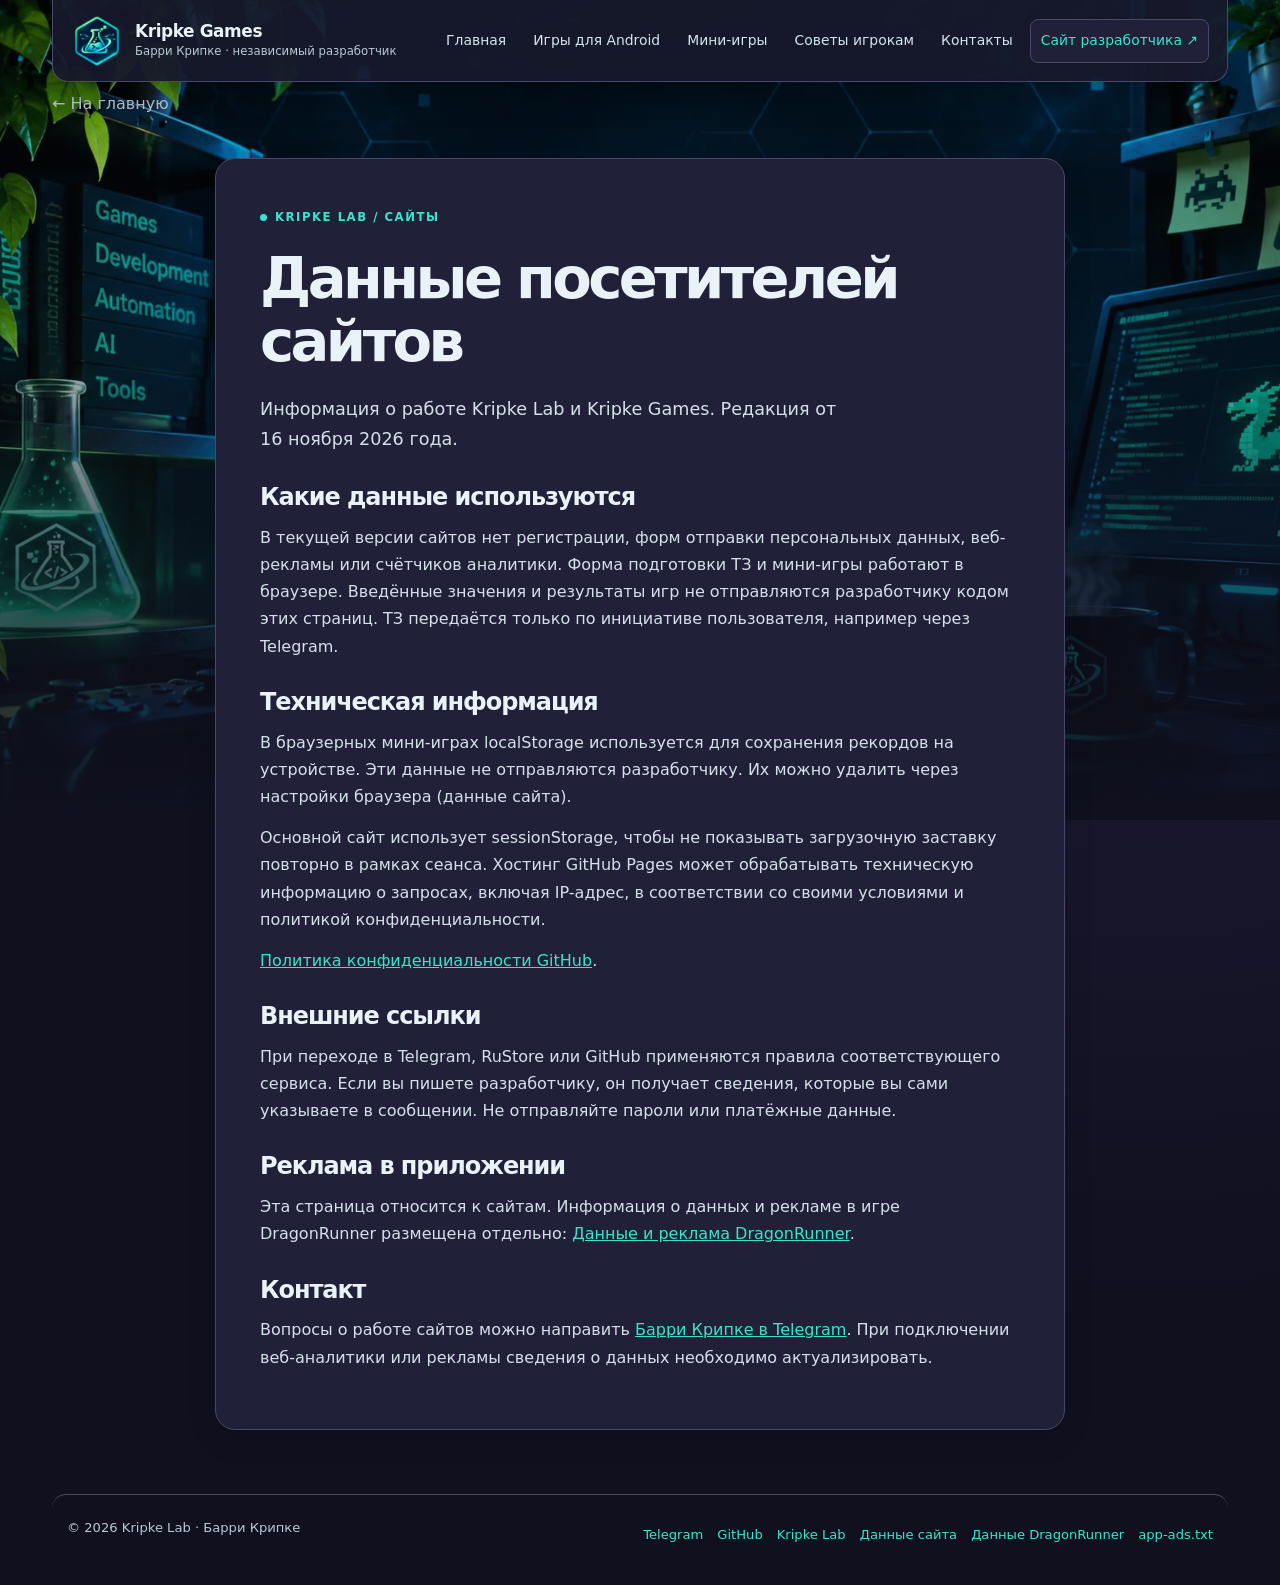
<file: website-privacy.html>
<!DOCTYPE html>

<html lang="ru"><head><meta charset="utf-8"/><meta content="width=device-width,initial-scale=1" name="viewport"/><meta content="#10101f" name="theme-color"/><title>Данные посетителей сайтов | Kripke Lab</title><meta content="Информация о работе сайтов Kripke Lab и Kripke Games без веб-рекламы и аналитики." name="description"/><link href="https://barrikripke.github.io/website-privacy.html" rel="canonical"/><meta content="Данные посетителей сайтов | Kripke Lab" property="og:title"/><meta content="Информация о работе сайтов Kripke Lab и Kripke Games без веб-рекламы и аналитики." property="og:description"/><meta content="https://barrikripke.github.io/social-preview.png" property="og:image"/><link href="kripke-mark.svg" rel="icon" type="image/svg+xml"/><link href="kripke.css?v=54" rel="stylesheet"/></head><body><a class="skip" href="#main">К содержанию</a><div class="wrap"><header class="head"><a class="brand" href="index.html"><img alt="" height="46" src="kripke-emblem.webp" width="46"/><span><b>Kripke Games</b><small>Барри Крипке · независимый разработчик</small></span></a><nav aria-label="Основная навигация" class="nav"><a href="index.html">Главная</a><a href="index.html#games">Игры для Android</a><a href="mini-games.html">Мини-игры</a><a href="index.html#resources">Советы игрокам</a><a href="index.html#contacts">Контакты</a><a class="switch" href="https://barrikripke.github.io/kripke-lab/">Сайт разработчика ↗</a></nav></header><main id="main"><a class="back" href="index.html">← На главную</a><article class="article"><span class="kicker">Kripke Lab / сайты</span><h1>Данные посетителей сайтов</h1><p class="lead">Информация о работе Kripke Lab и Kripke Games. Редакция от 16 ноября 2026 года.</p><h2>Какие данные используются</h2><p>В текущей версии сайтов нет регистрации, форм отправки персональных данных, веб-рекламы или счётчиков аналитики. Форма подготовки ТЗ и мини-игры работают в браузере. Введённые значения и результаты игр не отправляются разработчику кодом этих страниц. ТЗ передаётся только по инициативе пользователя, например через Telegram.</p><h2>Техническая информация</h2><p>В браузерных мини-играх localStorage используется для сохранения рекордов на устройстве. Эти данные не отправляются разработчику. Их можно удалить через настройки браузера (данные сайта).</p><p>Основной сайт использует sessionStorage, чтобы не показывать загрузочную заставку повторно в рамках сеанса. Хостинг GitHub Pages может обрабатывать техническую информацию о запросах, включая IP-адрес, в соответствии со своими условиями и политикой конфиденциальности.</p><p><a href="https://docs.github.com/en/site-policy/privacy-policies/github-general-privacy-statement">Политика конфиденциальности GitHub</a>.</p><h2>Внешние ссылки</h2><p>При переходе в Telegram, RuStore или GitHub применяются правила соответствующего сервиса. Если вы пишете разработчику, он получает сведения, которые вы сами указываете в сообщении. Не отправляйте пароли или платёжные данные.</p><h2>Реклама в приложении</h2><p>Эта страница относится к сайтам. Информация о данных и рекламе в игре DragonRunner размещена отдельно: <a href="dragonrunner-privacy.html">Данные и реклама DragonRunner</a>.</p><h2>Контакт</h2><p>Вопросы о работе сайтов можно направить <a href="https://t.me/kripke_barry">Барри Крипке в Telegram</a>. При подключении веб-аналитики или рекламы сведения о данных необходимо актуализировать.</p></article></main><footer class="foot"><span>© 2026 Kripke Lab · Барри Крипке</span><div class="footlinks"><a href="https://t.me/kripkelab">Telegram</a><a href="https://github.com/BarriKripke">GitHub</a><a href="https://barrikripke.github.io/kripke-lab/">Kripke Lab</a><a href="website-privacy.html">Данные сайта</a><a href="dragonrunner-privacy.html">Данные DragonRunner</a><a href="app-ads.txt">app-ads.txt</a></div></footer></div></body></html>
</file>
<file: kripke.css>
:root{color-scheme:dark;--bg:#081426;--panel:#102236;--panel2:#142a3d;--line:#254658;--fg:#f4f7fa;--muted:#b2c1cd;--mint:#7ef4cc;--violet:#bb9cf6;--gold:#f4cc89;font-family:system-ui,-apple-system,BlinkMacSystemFont,"Segoe UI",sans-serif;font-synthesis:none}*{box-sizing:border-box}html{scroll-behavior:smooth}body{margin:0;background:var(--bg);color:var(--fg);line-height:1.6;position:relative;overflow-x:hidden}a{color:inherit}a:focus-visible,button:focus-visible{outline:3px solid var(--gold);outline-offset:4px}img{display:block;max-width:100%;height:auto}button{font:inherit;cursor:pointer}body::before{content:"";position:fixed;inset:0;z-index:-2;background:linear-gradient(180deg,rgba(8,20,38,.28) 0%,rgba(8,20,38,.58) 42%,rgba(8,20,38,.86) 72%,rgba(8,20,38,.97) 100%),url('kripke-bg-games.webp') center top/cover no-repeat;pointer-events:none}body::after{content:"";position:fixed;inset:0;z-index:-1;background:radial-gradient(circle at 18% 16%,rgba(126,244,204,.11),transparent 24%),radial-gradient(circle at 82% 18%,rgba(41,204,230,.10),transparent 24%),linear-gradient(180deg,rgba(8,20,38,.10),rgba(8,20,38,.14));pointer-events:none}.wrap{position:relative;z-index:1;max-width:1240px;margin:auto;padding:0 32px}.head{background:rgba(8,20,38,.34);backdrop-filter:blur(7px)}.wrap{max-width:1240px;margin:auto;padding:0 32px}.skip{position:absolute;top:-100px;left:12px;background:var(--mint);color:var(--bg);padding:12px;z-index:20}.skip:focus{top:12px}.head{min-height:88px;border-bottom:1px solid rgba(126,244,204,.10);display:flex;align-items:center;justify-content:space-between;gap:22px;position:sticky;top:0;z-index:12;padding-inline:0}.brand{display:flex;align-items:center;gap:12px;text-decoration:none;flex-shrink:0}.brand img{width:46px;height:46px}.brand b{display:block;font-size:1.06rem;line-height:1.2;letter-spacing:-.025em}.brand small{display:block;font-size:.73rem;color:var(--muted);margin-top:3px}.nav{display:flex;flex-wrap:wrap;align-items:center;gap:24px}.nav a{font-size:.9rem;text-decoration:none;color:var(--muted)}.nav a:hover,.nav a[aria-current=page]{color:var(--mint)}.nav .switch{border:1px solid rgba(126,244,204,.22);border-radius:10px;padding:8px 12px;color:var(--mint);background:rgba(16,34,54,.45);backdrop-filter:blur(5px)}.hero{display:grid;grid-template-columns:1.05fr .95fr;align-items:center;gap:48px;padding:76px 0 52px}.kicker{font:650 .73rem/1.5 system-ui,sans-serif;letter-spacing:.13em;text-transform:uppercase;color:var(--mint);display:inline-flex;gap:8px;align-items:center}.kicker:before{content:"";width:7px;height:7px;background:currentColor;border-radius:50%;flex:none}.kicker.pending{color:var(--gold)}h1,h2,h3,p{margin:0}h1{font-size:clamp(2.6rem,5.6vw,5.2rem);line-height:.99;letter-spacing:-.062em;margin:18px 0 22px;overflow-wrap:break-word}h1 span{color:var(--mint)}h2{font-size:clamp(1.85rem,3.4vw,2.8rem);line-height:1.1;letter-spacing:-.045em}h3{font-size:1.35rem;line-height:1.2;letter-spacing:-.025em}p{color:var(--muted);line-height:1.7}.lead{font-size:1.1rem;max-width:600px}.actions{display:flex;align-items:center;gap:10px;flex-wrap:wrap;margin-top:24px}.btn{display:inline-flex;min-height:48px;padding:11px 17px;align-items:center;justify-content:center;border-radius:12px;border:1px solid rgba(126,244,204,.18);background:rgba(16,34,54,.72);backdrop-filter:blur(5px);font-size:.92rem;font-weight:750;text-decoration:none;color:var(--fg);box-shadow:0 10px 30px rgba(0,0,0,.12)}.btn.primary{background:linear-gradient(135deg,#8af6d3,#5be4d6 56%,#45d0eb);border-color:rgba(126,244,204,.85);color:#102820;box-shadow:0 14px 36px rgba(65,208,190,.22)}.btn:hover{border-color:var(--mint);transform:translateY(-1px)}.btn.primary:hover{background:#c5ffe5}.art{min-width:0;position:relative;isolation:isolate;border:1px solid var(--line);border-radius:22px;display:grid;place-items:center;min-height:350px;aspect-ratio:1.28;overflow:hidden;background:radial-gradient(ellipse at 50% 46%,#493661 0,#222a42 46%,#111e2c 78%);padding:34px 24px 42px}.art:before,.art:after{position:absolute;content:"";width:81%;aspect-ratio:1.7;border:1px solid #c6adff28;border-radius:50%;transform:rotate(-24deg);z-index:-1}.art:after{transform:rotate(24deg);width:91%}.art img{width:100%;max-width:480px;max-height:315px;object-fit:contain;filter:drop-shadow(0 16px 18px #0005)}.art .tag{position:absolute;bottom:13px;left:18px;color:#d0c3e6;font-size:.7rem;letter-spacing:.06em}.art .id{position:absolute;right:17px;top:13px;color:var(--violet);font:.75rem ui-monospace,monospace}.studio-art{background:radial-gradient(ellipse at 50% 46%,#254c43 0,#182e34 46%,#111e2c 78%);padding:25px}.studio-art:before,.studio-art:after{border-color:#a8f1d02b}.studio-art img{width:38%;max-width:160px;filter:drop-shadow(0 18px 24px #0004)}.studio-art .tag,.studio-art .id{color:var(--mint)}.studio-core{text-align:center;display:grid;justify-items:center;gap:12px}.studio-core b{font-size:clamp(1.2rem,3.5vw,2.25rem);letter-spacing:.12em}.studio-core small{font:.7rem ui-monospace,monospace;color:var(--mint);letter-spacing:.08em}.strip{display:grid;grid-template-columns:repeat(3,1fr);border-block:1px solid var(--line);margin-bottom:62px}.strip>div{padding:16px 22px;border-right:1px solid var(--line)}.strip>div:first-child{padding-left:0}.strip>div:last-child{border:0}.strip b{font-size:1.35rem;display:block;line-height:1.2}.strip small{font-size:.8rem;color:var(--muted)}.section{padding-bottom:62px;scroll-margin-top:25px}.sectionhead{display:flex;justify-content:space-between;align-items:end;gap:22px;margin-bottom:22px}.sectionhead h2{margin-top:8px}.sectionhead p{max-width:350px;font-size:.92rem}.cards{display:grid;grid-template-columns:1fr 1fr;gap:18px}.card{display:flex;flex-direction:column;overflow:hidden;min-width:0;border:1px solid rgba(126,244,204,.10);border-radius:18px;background:rgba(16,34,54,.78);backdrop-filter:blur(5px);box-shadow:0 18px 44px rgba(0,0,0,.16)}.visual{height:205px;display:grid;place-items:center;overflow:hidden;position:relative;border-bottom:1px solid var(--line);background:radial-gradient(ellipse at center,#41345a,#172438 72%);padding:16px}.visual img{width:100%;height:100%;max-width:310px;object-fit:contain;filter:drop-shadow(0 10px 12px #0005)}.cardbody{padding:23px;display:flex;flex-direction:column;align-items:flex-start;gap:10px;flex:1}.cardbody .actions{margin-top:auto;padding-top:8px}.board{background:radial-gradient(ellipse at center,#3c3d54,#172438 72%)}.board svg{width:175px;height:142px}.smallnote{color:var(--muted);font-size:.75rem;position:absolute;bottom:9px;right:12px}.grid3{display:grid;grid-template-columns:repeat(3,1fr);gap:15px}.detail{border:1px solid rgba(126,244,204,.10);border-radius:16px;background:rgba(16,34,54,.76);backdrop-filter:blur(5px);padding:23px;min-width:0;box-shadow:0 14px 36px rgba(0,0,0,.12)}.detail .num{display:inline-block;margin-bottom:13px;color:var(--mint);font:650 .73rem ui-monospace,monospace;letter-spacing:.08em}.detail p{font-size:.92rem;margin-top:10px}.callout{display:grid;grid-template-columns:1fr auto;gap:24px;align-items:center;background:linear-gradient(120deg,rgba(25,56,48,.84),rgba(21,37,49,.88) 75%);border:1px solid rgba(126,244,204,.16);border-radius:20px;padding:30px;backdrop-filter:blur(6px);box-shadow:0 20px 54px rgba(0,0,0,.16)}.callout h2{margin:9px 0 12px}.callout .actions{margin:0}.foot{display:flex;justify-content:space-between;align-items:flex-start;flex-wrap:wrap;gap:15px;border-top:1px solid var(--line);padding:23px 0 35px;font-size:.82rem;color:var(--muted)}.footlinks{display:flex;flex-wrap:wrap;gap:14px}.foot a,.textlink{color:var(--mint);text-decoration:none}.foot a:hover,.textlink:hover{text-decoration:underline}.back{display:inline-block;padding-top:22px;color:var(--muted);text-decoration:none}.gamehero{padding-top:30px}.gamehero h1{font-size:clamp(2.65rem,6vw,4.9rem)}.note{padding:21px;border:1px solid rgba(126,244,204,.10);border-radius:16px;background:rgba(16,34,54,.78);backdrop-filter:blur(5px);box-shadow:0 14px 36px rgba(0,0,0,.12)}.note p{margin-top:9px}.boot{position:fixed;inset:0;background:#0a111a;z-index:100;display:grid;place-items:center;padding:22px}.boot[hidden]{display:none}.bootbox{width:min(560px,100%);border:1px solid var(--line);border-radius:16px;background:#101d28;padding:24px;box-shadow:0 20px 90px #0005}.boothead{display:flex;align-items:center;gap:12px;border-bottom:1px solid var(--line);padding-bottom:17px;margin-bottom:17px}.boothead img{width:45px}.boothead b{display:block;letter-spacing:.1em}.boothead small{color:var(--muted);font: .72rem ui-monospace,monospace}.bootlines{font: .78rem/1.8 ui-monospace,monospace;min-height:116px;color:var(--muted)}.bootlines div{opacity:0;animation:appear .22s forwards;animation-delay:var(--d)}.bootlines span{color:var(--mint)}.bootbar{height:5px;background:#263841;border-radius:4px;overflow:hidden;margin:12px 0 17px}.bootbar i{display:block;height:100%;width:100%;background:var(--mint);transform-origin:left;animation:load 1.8s linear both}.bootbottom{display:flex;justify-content:space-between;gap:12px;align-items:center;color:var(--mint);font-size:.8rem}.bootbottom button{background:transparent;border:1px solid var(--line);color:var(--fg);border-radius:7px;padding:6px 12px}.bootbottom button:hover{border-color:var(--mint)}@keyframes appear{to{opacity:1}}@keyframes load{from{transform:scaleX(0)}to{transform:scaleX(1)}}@media(max-width:850px){.wrap{padding:0 24px}.hero{grid-template-columns:1fr;gap:27px;padding:43px 0 32px}.art{min-height:0;max-height:370px;aspect-ratio:1.6}.art img{max-height:280px}.nav{gap:15px}.grid3{grid-template-columns:repeat(2,1fr)}.strip{margin-bottom:46px}.section{padding-bottom:46px}.callout{grid-template-columns:1fr}.sectionhead{flex-direction:column;align-items:start;gap:8px}.gamehero{padding-top:22px}}@media(max-width:550px){.wrap{padding:0 17px}.head{align-items:flex-start;flex-direction:column;padding:15px 0;gap:13px}.nav{gap:9px 15px}.nav a{font-size:.83rem}.nav .switch{padding:4px 8px}.hero{padding-top:31px}.hero h1{margin:12px 0 17px}.lead{font-size:1rem}.art{aspect-ratio:1.26;padding:26px 16px 35px}.art img{max-height:230px}.studio-art{padding:20px}.studio-art img{max-width:110px}.strip>div{padding:12px 7px}.strip b{font-size:1.05rem}.strip small{font-size:.71rem}.cards,.grid3{grid-template-columns:1fr}.cardbody,.detail,.note{padding:19px}.callout{padding:21px}.visual{height:180px}.btn{padding:10px 13px;font-size:.87rem}.actions{gap:8px}.foot{font-size:.78rem}}@media(prefers-reduced-motion:reduce){html{scroll-behavior:auto}.bootlines div{animation:none;opacity:1}.bootbar i{animation:none}}

.visual{grid-template-rows:minmax(0,1fr)}.visual img{height:100%;width:100%;min-height:0;max-height:100%;object-fit:contain}

.hero>div,.strip>div,.callout>div{min-width:0}.strip{grid-template-columns:repeat(3,minmax(0,1fr))}.strip b{overflow-wrap:anywhere}@media(max-width:550px){.hero{grid-template-columns:minmax(0,1fr)}.hero h1{font-size:clamp(2.12rem,8.4vw,2.9rem)}.brand small{font-size:.68rem}.studio-core{min-width:0}.studio-art .tag{font-size:.62rem}.callout{grid-template-columns:minmax(0,1fr)}}

.studio-art img{width:128px;max-width:100%}@media(max-width:550px){.studio-art img{width:100px}.lab-strip{grid-template-columns:1fr}.lab-strip>div{display:flex;align-items:center;justify-content:space-between;gap:12px;padding:10px 0;border-right:0;border-bottom:1px solid var(--line)}.lab-strip>div:last-child{border:0}.lab-strip b{overflow-wrap:normal}.lab-strip small{text-align:right}}

/* Emblem system */
.brand img,.boothead img {object-fit:contain;} .studio-core img{width:clamp(126px,19vw,208px);height:auto;filter:drop-shadow(0 12px 24px #02bed32a)}


/* Games background system */
.hero>div:first-child{background:linear-gradient(180deg,rgba(8,20,38,.52),rgba(8,20,38,.22));border:1px solid rgba(126,244,204,.12);border-radius:22px;padding:30px;backdrop-filter:blur(4px);box-shadow:0 18px 60px rgba(0,0,0,.18)}
.art{background:linear-gradient(180deg,rgba(8,20,38,.20),rgba(8,20,38,.34)),radial-gradient(ellipse at 50% 46%,rgba(73,54,97,.76) 0,rgba(34,42,66,.82) 46%,rgba(17,30,44,.92) 78%);border:1px solid rgba(126,244,204,.12);box-shadow:0 18px 60px rgba(0,0,0,.18)}
.art:before,.art:after{border-color:#7ef4cc24}
.strip{border-block:1px solid rgba(126,244,204,.08);background:linear-gradient(180deg,rgba(8,20,38,.34),rgba(8,20,38,.16));backdrop-filter:blur(4px);border-radius:18px;padding-inline:16px}
.strip>div{padding:18px 20px}
.visual{background:linear-gradient(180deg,rgba(8,20,38,.10),rgba(8,20,38,.18)),radial-gradient(ellipse at center,#41345a,#172438 72%)}
.board{background:linear-gradient(180deg,rgba(8,20,38,.10),rgba(8,20,38,.18)),radial-gradient(ellipse at center,#3c3d54,#172438 72%)}
.foot{border-top:1px solid rgba(126,244,204,.08)}
@media(max-width:850px){.hero>div:first-child{padding:24px}}
@media(max-width:550px){body::before{background:linear-gradient(180deg,rgba(8,20,38,.30) 0%,rgba(8,20,38,.60) 40%,rgba(8,20,38,.90) 70%,rgba(8,20,38,.98) 100%),url('kripke-bg-games.webp') 58% top/cover no-repeat}.hero>div:first-child{padding:20px;border-radius:18px}.strip{padding-inline:0;border-radius:14px}.strip>div{padding:12px 8px}}

/* V4: coherent surfaces and accessible content */
body{isolation:isolate;overflow-x:visible} .head{background:rgba(8,20,38,.86);border-radius:0 0 15px 15px;padding-inline:14px;z-index:12} .nav a{color:#d4e3ec}.nav a:hover{color:var(--mint)} .section{scroll-margin-top:108px}.hero>div:first-child{background:linear-gradient(135deg,rgba(8,20,38,.84),rgba(8,20,38,.70));border-color:#345365;box-shadow:0 16px 42px #0003}.btn{border-radius:12px;background:#172e42;border-color:#355568;min-height:46px}.btn.primary{background:linear-gradient(135deg,#8af6d3,#62deea);color:#102820}.card,.detail,.note{background:#12263a;border:1px solid #345365;border-radius:18px}.callout{border-radius:18px;background:linear-gradient(120deg,#15362f,#14283a)}.sectionhead p,.foot,.back{color:#c7d6e0}.sectionhead h2,.sectionhead p,.foot,.back{text-shadow:0 2px 8px #000}.ad-slot[hidden]{display:none!important}.ad-slot{margin:0 0 48px;padding:16px 0;min-width:0;border-block:1px solid #345365}.ad-slot>div{min-width:0}.article{max-width:850px;margin:32px auto 64px;background:#102236;border:1px solid #345365;border-radius:20px;padding:clamp(20px,4vw,44px)}.article h1{font-size:clamp(2rem,5vw,3.6rem);line-height:1.1}.article h2{font-size:1.5rem;margin:28px 0 12px;line-height:1.2}.article p,.article li{margin:0 0 14px;color:#d5e1ea}.article ul,.article ol{padding-left:24px}.article code{overflow-wrap:anywhere;color:var(--mint)}.article .actions{margin-top:22px}.tool-grid{display:grid;grid-template-columns:repeat(2,minmax(0,1fr));gap:16px;margin:24px 0}.tool-grid label{display:grid;gap:6px;font-size:.9rem;color:#deeaf1}.tool-grid input{min-width:0;width:100%;background:#081426;border:1px solid #456475;border-radius:9px;padding:12px;color:#fff;font:inherit}.result{margin:18px 0;padding:16px;background:#0c1b2b;border:1px solid var(--line);border-radius:12px}.result strong{color:var(--mint);display:block;font-size:1.7rem;overflow-wrap:anywhere}.memory-grid{display:grid;grid-template-columns:repeat(4,minmax(0,1fr));gap:10px;max-width:460px;margin:20px auto}.memory-grid button{aspect-ratio:1;min-width:0;border-radius:12px;border:1px solid #467388;background:#19364c;color:#a8f1d0;font-size:clamp(1.3rem,6vw,2rem);font-weight:700}.memory-grid button.revealed{background:#244d58;color:#fff}.memory-grid button.matched{background:#17483b;color:#cbffe8;border-color:#73dcbb}.memory-grid button:disabled{opacity:1;cursor:default}.game-status{min-height:3em;margin-top:12px}.resource-card{display:flex;flex-direction:column;gap:10px}.resource-card .actions{margin-top:auto;padding-top:10px}.resource-card p{margin:0}.content-top{padding-top:38px}.head .brand{min-width:0}.head .nav{min-width:0}.btn{max-width:100%;text-align:center}.hero>div:first-child{min-width:0}.article .btn{cursor:pointer}.article input:focus-visible{outline:3px solid var(--gold);outline-offset:2px}
@media(max-width:850px){.head{position:relative;flex-wrap:wrap}.section{scroll-margin-top:20px}.hero{padding:38px 0 32px}.gamehero{padding-top:22px}.nav{gap:8px 15px}.head .nav a{padding-block:6px}.head .nav .switch{padding:6px 10px}.article{margin:20px auto 40px}}@media(max-width:550px){.head{padding:14px 8px}.nav a{font-size:.83rem}.hero>div:first-child{padding:18px}.tool-grid{grid-template-columns:1fr}.article{padding:18px}.memory-grid{gap:7px}.strip>div{padding-inline:6px}.ad-slot{margin-bottom:32px}}
@media(prefers-reduced-motion:reduce){.btn:hover{transform:none}}

/* V5: release layout */
body::before{z-index:-2} .wrap{isolation:auto} .head{gap:18px;min-height:82px;box-shadow:0 8px 25px #0003} .nav{gap:12px 20px}.nav a{display:inline-flex;align-items:center;min-height:40px}.nav .switch{white-space:nowrap}.brand img{flex:none}.brand span{min-width:0}.brand small{line-height:1.35}.hero{gap:28px}.hero>div:first-child{background:linear-gradient(135deg,#081426e8,#081426af)} .card,.detail,.note,.article{background:#102236f5}.strip{background:#0c1c2bcc}.sectionhead h2,.sectionhead p,.foot,.back{text-shadow:0 2px 6px #000}.sectionhead{background:#081426b0;border-radius:12px;padding:12px 16px}.foot{background:#081426dc;padding:22px 15px 32px;border-radius:14px 14px 0 0}.btn{line-height:1.35;min-height:46px;white-space:normal}.art img,.visual img{object-fit:contain}.visual img{max-height:100%}.tool-grid input{min-height:46px}.smallnote{background:#081426cc;padding:2px 7px;border-radius:5px}.back{min-height:44px}.article a:not(.btn){color:var(--mint);overflow-wrap:anywhere}
@media(max-width:850px){.head{gap:10px;min-height:0;position:relative}.nav{gap:4px 14px}.nav a{min-height:40px}.hero{gap:24px}.sectionhead{padding:12px}.section{scroll-margin-top:16px}}
@media(max-width:550px){.head{padding:12px 8px}.brand{max-width:100%}.brand small{white-space:normal}.nav{width:100%;gap:0 12px}.nav .switch{white-space:normal}.hero>div:first-child{padding:18px}.hero .actions .btn{flex:1 1 auto}.strip b{font-size:1rem}.art{min-height:0}.foot{padding-inline:10px}.footlinks{gap:10px 14px}.sectionhead{padding:10px 12px}}

/* V5.2 — shared visual identity, page-top scenery */
:root{--bg:#10101f;--panel:#202039;--panel2:#292944;--line:#494866;--fg:#e9f2f7;--muted:#b9c8d5;--mint:#39e5ca;--violet:#ac91ff}
body{background:radial-gradient(ellipse at 90% 35%,#1d1932 0,transparent 53%),var(--bg);isolation:isolate;position:relative}
body::before{position:absolute;inset:0 0 auto;height:820px;z-index:-2;background:linear-gradient(180deg,#090f1930 0%,#090f1955 44%,var(--bg) 100%),url('kripke-bg-games.webp') center top/cover no-repeat;pointer-events:none}
body::after{display:none}
.head{background:#17192bef;border:1px solid var(--line);border-top:0;box-shadow:0 12px 32px #0004;padding-inline:20px;position:relative;backdrop-filter:none}
.brand img{width:52px;height:52px}.nav a{color:#d4e6ed}.nav .switch{background:var(--panel);border-color:var(--line)}
.hero{gap:32px;padding:66px 0 42px}.hero>div:first-child{padding:28px;background:linear-gradient(125deg,#0a1424ee,#0a1424a6);border:1px solid var(--line);box-shadow:0 18px 55px #0004;backdrop-filter:none}.hero h1{font-size:clamp(2.5rem,4.3vw,4.5rem);line-height:1.06;letter-spacing:-.045em}.hero h1 span{color:var(--mint)}
.art{background:radial-gradient(ellipse at 50% 45%,#493472d9,#141e33e8 72%);border-color:var(--line);box-shadow:0 18px 55px #0004}
.card,.detail,.note,.article{background:var(--panel);border-color:var(--line);backdrop-filter:none;box-shadow:0 10px 28px #0002}.card .visual{background:radial-gradient(ellipse at center,#3a345b,#182438 75%)}.card .board{background:radial-gradient(ellipse at center,#42405d,#182438 75%)}
.sectionhead{background:transparent;text-shadow:none;padding:0 0 4px}.sectionhead h2,.sectionhead p,.back,.foot{text-shadow:none}.sectionhead p,.back,.foot{color:var(--muted)}.strip{background:var(--panel);border:1px solid var(--line);border-radius:15px;padding-inline:16px}.strip>div:first-child{padding-left:12px}
.btn{background:var(--panel2);border-color:var(--line);border-radius:10px;box-shadow:none}.btn.primary{background:linear-gradient(135deg,#72f3d0,#39e5ca);border-color:#39e5ca;color:#09251f;box-shadow:none}.btn.primary:hover{background:#a1ffe8}.btn:active{transform:none}.callout{background:linear-gradient(120deg,#292244,var(--panel));border-color:var(--line);backdrop-filter:none}.foot{background:transparent;border-color:var(--line)}.kicker.pending{color:#f4cc89}
.arcade-card{display:grid;grid-template-columns:minmax(0, .9fr) minmax(0,1.1fr);align-items:stretch;overflow:hidden;border:1px solid var(--line);border-radius:20px;background:var(--panel);box-shadow:0 12px 40px #0003}.arcade-card .cardbody{justify-content:center;padding:30px;gap:14px}.arcade-card .cardbody .actions{margin-top:0;padding-top:0}.arcade-art{display:grid;place-items:center;min-height:240px;background:radial-gradient(ellipse at center,#494080,#242747 65%,#161d32);padding:24px}.arcade-art .mini-board{display:grid;grid-template-columns:repeat(4,1fr);gap:8px;width:min(100%,230px);transform:rotate(-6deg)}.mini-board span{aspect-ratio:1;display:grid;place-items:center;border-radius:9px;border:1px solid #8378b0;background:#30385c;color:#c3b5ff;font-size:1.45rem;font-weight:700;box-shadow:0 4px 0 #11182c}.mini-board span.open{background:#204e51;color:#8ef8df;border-color:#65d6c5}.mini-board span.done{background:#1b6554;color:#c1ffea;border-color:#65d6c5}.arcade-nav{color:var(--mint)!important;font-weight:750}.catalog-intro{padding:44px 0 24px;max-width:800px}.catalog-intro h1{font-size:clamp(2.3rem,5vw,4rem);line-height:1.08}.catalog-intro p{font-size:1.1rem}.game-tags{display:flex;gap:8px;flex-wrap:wrap}.game-tags span{font-size:.76rem;border:1px solid var(--line);padding:4px 9px;border-radius:6px;color:var(--muted)}
@media(max-width:850px){body::before{height:900px;background-position:center top}.head{padding-inline:14px}.hero{padding:32px 0 30px;gap:20px}.hero>div:first-child{padding:22px}.arcade-card{grid-template-columns:1fr 1fr}.sectionhead{padding:0 0 5px}}
@media(max-width:550px){body::before{height:720px;background:linear-gradient(180deg,#090f1940,#090f1970 40%,var(--bg) 100%),url('kripke-bg-games.webp') center top/auto 720px no-repeat}.head{padding:12px 10px}.brand img{width:44px;height:44px}.hero h1{font-size:clamp(2rem,8vw,2.8rem)}.hero>div:first-child{padding:17px}.art{max-height:300px}.arcade-card{grid-template-columns:1fr}.arcade-card .cardbody{padding:20px}.arcade-art{min-height:200px;padding:22px}.arcade-art .mini-board{max-width:170px;gap:6px}.mini-board span{font-size:1.1rem}.catalog-intro{padding-top:28px}.strip{padding-inline:4px}.strip>div:first-child{padding-left:6px}}

/* V5.4 — accessible navigation and consistent controls */
.head{display:flex;gap:12px 20px;padding:14px 18px;align-items:center;border-radius:0 0 16px 16px}.head .brand{flex:0 1 auto;max-width:100%}.head .nav{flex:1 1 420px;justify-content:flex-end;gap:5px 7px}.head .nav a{display:inline-flex;align-items:center;justify-content:center;min-height:44px;padding:8px 10px;border-radius:8px;line-height:1.3;font-size:.87rem;text-align:center;text-decoration:none}.head .nav a:hover,.head .nav a[aria-current=page]{background:var(--panel2);color:var(--mint)}.head .nav .switch{border:1px solid var(--line);background:var(--panel);color:var(--mint)}.btn{min-height:48px;padding:12px 17px;line-height:1.35;white-space:normal;overflow-wrap:normal;transition:background-color .15s,border-color .15s,color .15s;touch-action:manipulation}.btn:hover{transform:none;background:var(--panel);border-color:var(--mint)}.btn.primary:hover{background:#a1ffe8;color:#09251f}.btn:active{filter:brightness(.9)}.btn:focus-visible,.nav a:focus-visible{outline:3px solid var(--gold);outline-offset:3px}.hero .actions{align-items:stretch}.sectionhead{align-items:flex-end}.service-actions{margin-top:20px}.cardbody .actions{align-items:stretch}.cardbody .actions .btn{flex:0 1 auto}.memory-grid button{touch-action:manipulation;min-height:44px}.memory-grid button:focus-visible{outline-offset:1px}.back{display:inline-flex;align-items:center;min-height:44px;padding:8px 0;line-height:1.4}.footlinks a{display:inline-flex;align-items:center;min-height:36px}
@media(max-width:1050px){.head .nav{flex-basis:100%;justify-content:flex-start}}@media(max-width:650px){.head{padding:12px;gap:12px;align-items:flex-start}.head .brand{width:100%}.head .nav{width:100%;flex:1 1 100%;display:grid;grid-template-columns:repeat(2,minmax(0,1fr));gap:6px}.head .nav a{background:var(--panel);border:1px solid var(--line);padding:7px 6px;font-size:.85rem;white-space:normal;min-width:0}.head .nav .switch{grid-column:1/-1;min-height:44px}.hero .actions,.callout .actions,.service-actions{display:flex;flex-direction:column;align-items:stretch}.hero .actions .btn,.callout .actions .btn,.service-actions .btn{width:100%;flex:0 1 auto}.cardbody .actions{width:100%}.cardbody .actions .btn{flex:1 1 auto}.sectionhead{align-items:flex-start}.catalog-intro h1{font-size:clamp(2rem,8vw,3rem)}.memory-grid{gap:6px}.art .tag{max-width:90%;font-size:.62rem}}
@media(prefers-reduced-motion:reduce){.btn{transition:none}}
</file>
<file: arcade.css>
.arcade-page{max-width:900px;margin:24px auto 60px}.arcade-title{margin-bottom:24px}.arcade-title h1{font-size:clamp(2rem,5vw,3.9rem);line-height:1.1;margin:12px 0}.play-panel,.arcade-rules{background:#121e2eeb;border:1px solid #426375;border-radius:20px;padding:clamp(12px,3vw,28px);box-shadow:0 18px 50px #0004}.arcade-rules{margin-top:20px}.arcade-rules h2{font-size:1.45rem;margin-bottom:9px}.arcade-rules .btn{margin-top:14px}.game-settings,.game-controls{display:flex;gap:12px;align-items:end;flex-wrap:wrap;margin-bottom:18px}.game-settings label{display:grid;gap:5px;color:#b9cbd6;font-size:.84rem;flex:1;min-width:160px}.game-settings select{width:100%;min-height:48px;padding:10px 12px;color:#f4f7fa;background:#172d40;border:1px solid #52717d;border-radius:10px;font:600 .91rem system-ui}.game-settings select:focus-visible{outline:2px solid #7ef4cc}.game-metrics{display:grid;grid-template-columns:repeat(auto-fit,minmax(100px,1fr));gap:8px;margin:14px 0}.game-metrics>div{background:#0b1726;border:1px solid #304c5d;border-radius:10px;padding:10px 12px;color:#a9c3d3;font-size:.76rem;text-align:center}.game-metrics strong{display:block;color:#e6faf4;font-size:1.4rem;font-variant-numeric:tabular-nums}.game-message{color:#aaf1dd;background:#183745;padding:10px 14px;border-radius:9px;margin:14px 0;min-height:45px;font-weight:600;font-size:.94rem}.picture-grid{--cols:4;display:grid;grid-template-columns:repeat(var(--cols),minmax(0,1fr));gap:8px;max-width:650px;margin:18px auto;isolation:isolate}.picture-card{position:relative;aspect-ratio:1/1.06;min-width:0;border-radius:12px;border:1px solid #3e7b89;background:linear-gradient(145deg,#24475d,#14293e);box-shadow:0 3px 0 #0a1722;display:flex;flex-direction:column;align-items:center;justify-content:center;gap:2px;padding:4px;color:#91dfd9;cursor:pointer;overflow:hidden;-webkit-tap-highlight-color:transparent}.picture-card .card-back{width:72%;height:72%;background:url('kripke-emblem.webp') center/contain no-repeat;opacity:.86}.picture-card.open,.picture-card.matched{background:linear-gradient(150deg,#f6fbff,#dceaf0);border-color:#acc8cf;color:#173344}.picture-card.matched{background:linear-gradient(150deg,#e4fff0,#beead4);border:2px solid #63e5ae;box-shadow:0 0 0 1px #1c5947}.picture-card .picture,.picture-demo{display:block;aspect-ratio:1;width:78%;max-width:96px;background-image:url('arcade-cards.webp');background-size:500% 900%;background-position:var(--cx) var(--cy);background-repeat:no-repeat}.picture-card .picture-name{font:700 clamp(8px,1.6vw,13px)/1.05 system-ui;text-align:center;overflow-wrap:anywhere}.picture-card[aria-disabled=true]{cursor:default}.game-controls[hidden]{display:none}.game-controls{justify-content:center}.game-catalog{display:grid;grid-template-columns:repeat(auto-fit,minmax(min(100%,245px),1fr));gap:16px}.game-tile{display:flex;flex-direction:column;overflow:hidden;border-radius:18px;border:1px solid #355064;background:#132336f5}.game-tile .cardbody{padding:18px;gap:9px;flex:1}.game-tile .cardbody .btn{margin-top:auto;width:100%}.game-cover{height:150px;display:grid;place-items:center;background:radial-gradient(ellipse,#294c61,#122235);overflow:hidden;border-bottom:1px solid #355064}.cover-memory,.cover-2048,.cover-tic{display:grid;grid-template-columns:repeat(2,1fr);gap:6px;transform:rotate(-5deg)}.picture-demo{width:54px;background-color:#eef8fb;border-radius:9px;box-shadow:0 4px 12px #0005}.cover-snake{display:flex;align-items:center;gap:3px;position:relative;transform:translateY(5px)}.cover-snake i{width:25px;height:25px;background:#54e6b0;border-radius:6px;box-shadow:0 0 10px #54e6b07a}.cover-snake i:first-child{transform:translateY(28px)}.cover-snake b{color:#ffd075;font-size:29px;margin-left:22px}.cover-2048 span{background:#e1f6de;color:#142c35;width:51px;height:51px;display:grid;place-items:center;font-weight:800;border-radius:7px;font-size:1.1rem}.cover-2048 span:nth-child(4){background:#aa8aff}.cover-tic{grid-template-columns:repeat(3,1fr);gap:4px}.cover-tic span{display:grid;place-items:center;width:34px;height:34px;border:1px solid #43667d;border-radius:5px;background:#14283c;color:#8ff4dc;font-size:26px;line-height:1}.cover-tic span:nth-child(2n){color:#bba0ff}.tile-board,.tic-board{display:grid;max-width:420px;margin:16px auto;gap:8px;background:#0b1726;border:1px solid #345568;padding:9px;border-radius:14px;touch-action:none}.tile-board{grid-template-columns:repeat(4,minmax(0,1fr))}.tile-board div{aspect-ratio:1;display:grid;place-items:center;background:#25374b;border-radius:9px;font-size:clamp(1rem,5vw,2rem);font-weight:800;color:#11222d}.tic-board{grid-template-columns:repeat(3,minmax(0,1fr))}.tic-board button{aspect-ratio:1;background:#20374a;border:1px solid #476a7b;border-radius:10px;font-size:clamp(2rem,10vw,4.5rem);font-weight:700;color:#82f5dc;line-height:1}.tic-board button.o{color:#c8b0ff}.tic-board button.winning{background:#245744;border-color:#7ff9c4}.dpad{display:grid;grid-template-columns:repeat(3,56px);gap:7px;justify-content:center;margin:18px auto;touch-action:manipulation}.dpad button{width:56px;height:48px;background:#203c50;color:#d8fcf5;border:1px solid #567c8a;border-radius:10px;font-size:1.5rem}.dpad button:first-child{grid-column:2}.dpad button:nth-child(2){grid-column:1;grid-row:2}.dpad button:nth-child(3){grid-column:2;grid-row:2}.dpad button:nth-child(4){grid-column:3;grid-row:2}#snake-board{display:block;width:min(100%,480px);height:auto;margin:14px auto;border:1px solid #476c7d;border-radius:14px;touch-action:none;background:#0b1726}.game-cover .cover-memory{grid-template-columns:repeat(2,1fr)}@media(max-width:550px){.game-settings label{min-width:100%;}.game-settings>.btn{flex:1}.game-metrics{grid-template-columns:repeat(2,minmax(0,1fr))}.picture-grid{gap:4px}.picture-card{border-radius:7px;padding:2px}.picture-card .picture-name{font-size:8px}.picture-grid[data-cols="6"] .picture-name{display:none}.game-cover{height:145px}.game-catalog{grid-template-columns:1fr}.game-message{font-size:.86rem}.arcade-page{margin-top:16px}.arcade-title h1{overflow-wrap:anywhere}}@media(prefers-reduced-motion:no-preference){.picture-card,.tic-board button,.dpad button{transition:background .15s,border-color .15s,transform .1s}.picture-card:active,.tic-board button:active,.dpad button:active{transform:scale(.97)}}

@media(max-width:550px){.picture-grid{grid-template-columns:repeat(4,minmax(0,1fr));gap:6px}.picture-grid[data-cols="6"] .picture-name{display:block}.picture-card .picture-name{font-size:clamp(8px,2.4vw,11px)}}@media(min-width:391px) and (max-width:550px){.picture-grid[data-count="15"]{grid-template-columns:repeat(5,minmax(0,1fr))}}

.action-board{display:block;width:min(100%,540px);height:auto;margin:14px auto;border:1px solid #476c7d;border-radius:14px;touch-action:none;background:#0b1726}.action-controls{display:flex;justify-content:center;gap:12px;flex-wrap:wrap;margin-top:16px;touch-action:none}.action-controls button{min-width:68px;min-height:58px;border:1px solid #547687;border-radius:12px;color:#e8fff6;background:#203c50;font-size:1.5rem;font-weight:750;touch-action:none;user-select:none}.action-controls .action-key{font-size:1rem;padding:10px 20px;background:#7ef4cc;color:#102820}.action-controls button:active{transform:scale(.96)}.new-cover img{width:180px;max-height:134px;height:auto;object-fit:contain}.game-settings button:disabled{opacity:.45;cursor:default}@media(max-width:550px){.action-controls{gap:8px}.action-controls button{min-width:62px;min-height:55px}.action-controls .action-key{padding:8px 12px}}

/* V8 — illustrated arcade, individual worlds, browser-first */
.game-catalog{grid-template-columns:repeat(4,minmax(0,1fr));gap:16px}.game-tile{border:1px solid #33465c;border-radius:17px;background:linear-gradient(150deg,#19283c,#101c2d);box-shadow:0 12px 25px #0003}.game-tile .cardbody{padding:16px;gap:8px}.game-tile .cardbody h3{font-size:1.2rem;line-height:1.2}.game-tile .cardbody p{font-size:.87rem;min-height:2.9em}.game-tile .cardbody .btn{min-height:48px}.game-cover.artwork-cover{display:block;height:auto;aspect-ratio:8/5;padding:0;background:#101c2d}.artwork-cover img{width:100%;height:100%;object-fit:cover;max-width:none;display:block}.game-tile:focus-within{outline:2px solid #7ef4cc;outline-offset:3px}.game-tile[data-art="racing"]{border-color:#6a427f}.game-tile[data-art="memory"]{border-color:#507e89}.game-tile[data-art="space-shooter"]{border-color:#485b96}.game-tile[data-art="tic-tac-toe"]{border-color:#82603b}.game-tile[data-art="dragon-mini"]{border-color:#486b55}
.arcade-page{--game-accent:#7ef4cc;--game-panel:#142436;max-width:920px}.art-title{min-height:200px;display:flex;flex-direction:column;justify-content:center;border-radius:22px;padding:30px;background:linear-gradient(90deg,#091322f5 0%,#091322e0 40%,#09132250 78%),var(--game-art) center right/cover no-repeat;border:1px solid #436175;overflow:hidden}.art-title h1{max-width:650px;text-shadow:0 2px 14px #000}.art-title p{max-width:550px;color:#e2eef6}.play-panel{background:linear-gradient(152deg,var(--game-panel),#0b1523);border-color:color-mix(in srgb,var(--game-accent) 35%,#23374d);padding:clamp(12px,3vw,26px)}.arcade-tools{display:flex;justify-content:flex-end;gap:8px;flex-wrap:wrap;margin-bottom:16px}.arcade-tool{font:650 .82rem system-ui;color:#dceaf5;background:#192c40;border:1px solid #456177;border-radius:9px;min-height:44px;padding:9px 12px}.arcade-tool[aria-pressed=true]{border-color:var(--game-accent);color:var(--game-accent)}.game-metrics>div{background:linear-gradient(145deg,#1c3043,#0e1b2b);border-color:#39546b;box-shadow:inset 0 1px #ffffff0d}.game-metrics strong{color:var(--game-accent)}.game-message{border-left:3px solid var(--game-accent);background:#142a3b;color:#e4f2f8}.game-message[data-result=win]{background:#164639;color:#c4ffdf}.game-message[data-result=lose]{background:#47283b;color:#ffe0e5}.action-controls button,.dpad button{background:linear-gradient(#344b64,#192c42);box-shadow:0 4px 0 #091321;min-height:56px;touch-action:none}.action-controls .action-key{background:linear-gradient(#a3ffda,#4cd7bd);color:#102820}.action-controls button:active,.dpad button:active{box-shadow:0 1px 0 #091321;transform:translateY(3px)}.action-board,#snake-board{border:2px solid #405970;box-shadow:0 10px 30px #0006;max-height:min(65vh,550px);object-fit:contain}.picture-card{border:1px solid #6086ad;background:radial-gradient(circle at 50% 20%,#36516d,#213451 60%,#17263d);box-shadow:0 4px 0 #0a1526,inset 0 1px 1px #ffffff35}.picture-card .card-back{width:62%;height:62%;opacity:1;filter:drop-shadow(0 3px 7px #0006)}.picture-card.open{background:linear-gradient(155deg,#fffdf5,#ebf5ff);box-shadow:0 4px 0 #a9c3db,inset 0 0 0 2px #fff}.picture-card.matched{background:linear-gradient(145deg,#f4fff5,#c7eeda);box-shadow:0 3px 0 #217758,inset 0 0 0 2px #c2ffe0}.picture-card .picture{width:90%;max-width:112px}.picture-name{padding:0 2px}.tile-board{background:linear-gradient(135deg,#25334f,#0d1829);padding:12px;border:2px solid #4a5d83;gap:8px}.tile-board div{box-shadow:inset 0 1px 0 #ffffff45,0 3px 0 #09132380;font-variant-numeric:tabular-nums;letter-spacing:-.06em}.tile-board div[data-value]{background-image:linear-gradient(145deg,#ffffff52,transparent 45%,#0000001c)!important;border:1px solid #ffffff42;text-shadow:0 1px #ffffff40}.tile-board div.tile-changed{animation:tilePop .18s ease-out}.tic-board{background:linear-gradient(135deg,#8e6946,#442b24);border:3px solid #bb9663;padding:12px;gap:9px;box-shadow:0 8px 0 #291c1a,0 15px 30px #0005}.tic-board button{background:linear-gradient(145deg,#524034,#392a27);border:1px solid #986f46;color:#9ef5e8;text-shadow:0 3px #103e49,0 0 13px #38c6c66b;box-shadow:inset 0 1px #ffe8af25}.tic-board button.o{color:#ffd18a;text-shadow:0 3px #805022,0 0 12px #ffbc6f70}.tic-board button.winning{background:linear-gradient(#285e4e,#1d3a34);border-color:#7df2b0}.tic-board button:disabled{opacity:1;cursor:default}.arcade-page:has(.tic-board){--game-accent:#ffd18a;--game-panel:#302b35}.arcade-page:has(.tile-board){--game-accent:#bcadff;--game-panel:#24243f}.arcade-page:has(#memory-grid){--game-accent:#a4eccf}.arcade-page:has([aria-label*="гонки"]){--game-accent:#ffa8df;--game-panel:#28233d}.arcade-page:has([aria-label*="Космический"]){--game-accent:#a8c8ff;--game-panel:#192442}.arcade-page:has([aria-label*="DragonRunner"]){--game-accent:#a9eea1;--game-panel:#203747}.play-panel:fullscreen,.play-panel.arcade-theater{background:#0b1422;overflow:auto;margin:0;border-radius:0;padding:16px;overscroll-behavior:contain}.play-panel.arcade-theater{position:fixed;inset:0;z-index:1000}.play-panel:fullscreen>.game-settings,.play-panel.arcade-theater>.game-settings{max-width:700px;margin-inline:auto}.play-panel:fullscreen>.game-metrics,.play-panel.arcade-theater>.game-metrics{max-width:700px;margin-inline:auto}.play-panel:fullscreen>.game-message,.play-panel.arcade-theater>.game-message{max-width:700px;margin-inline:auto}body.arcade-lock{overflow:hidden}.play-panel:fullscreen canvas,.play-panel.arcade-theater canvas{max-height:55vh;width:auto;max-width:100%}
@keyframes tilePop{0%{transform:scale(.90)}70%{transform:scale(1.04)}100%{transform:scale(1)}}@keyframes cardReveal{from{transform:scaleX(.65);opacity:.75}to{transform:scaleX(1);opacity:1}}.picture-card.open .picture{animation:cardReveal .18s ease-out}
@media(hover:hover) and (prefers-reduced-motion:no-preference){.game-tile{transition:transform .18s,border-color .18s}.game-tile:hover{transform:translateY(-4px);border-color:#7ef4cc}.artwork-cover img{transition:transform .3s}.game-tile:hover .artwork-cover img{transform:scale(1.035)}}
@media(max-width:1000px){.game-catalog{grid-template-columns:repeat(3,minmax(0,1fr))}}@media(max-width:700px){.game-catalog{grid-template-columns:repeat(2,minmax(0,1fr));gap:12px}.game-tile .cardbody{padding:12px}.game-tile .cardbody h3{font-size:1rem}.game-tile .cardbody p{font-size:.8rem}.game-tile .kicker{font-size:.65rem}.art-title{min-height:165px;padding:20px;background-image:linear-gradient(90deg,#091322f5,#091322b0),var(--game-art)}.art-title h1{font-size:clamp(1.8rem,7vw,2.5rem)}}@media(max-width:360px){.game-catalog{grid-template-columns:1fr}.art-title{padding:15px}.picture-grid{gap:5px}.tile-board{padding:7px;gap:5px}}@media(prefers-reduced-motion:reduce){.tile-board div.tile-changed,.picture-card.open .picture{animation:none}}
.game-mobile-back{display:none}@media(max-width:700px){body[data-theme] .head{position:static;display:flex;flex-direction:row;align-items:center;justify-content:space-between;gap:10px;padding:12px}body[data-theme] .head .nav{display:none}body[data-theme] .head .brand{min-width:0;flex:1;gap:8px}body[data-theme] .head .brand img{width:35px;height:35px}body[data-theme] .head .brand small{display:none}.game-mobile-back{display:inline-flex;align-items:center;min-height:44px;border:1px solid #416479;border-radius:9px;color:#8cf4d7;padding:8px 11px;font-size:.81rem;font-weight:650;text-decoration:none;white-space:nowrap}body[data-theme] main>.back{display:none}body[data-theme] .arcade-page{margin-top:14px}body[data-theme] .art-title{min-height:135px;margin-bottom:15px}body[data-theme] .art-title .kicker{font-size:.64rem}body[data-theme] .art-title p{font-size:.9rem}body[data-theme] .game-settings,.game-metrics{margin-bottom:10px}body[data-theme] .play-panel{padding:12px}body[data-theme] .arcade-tools{margin-bottom:12px}}
</file>
